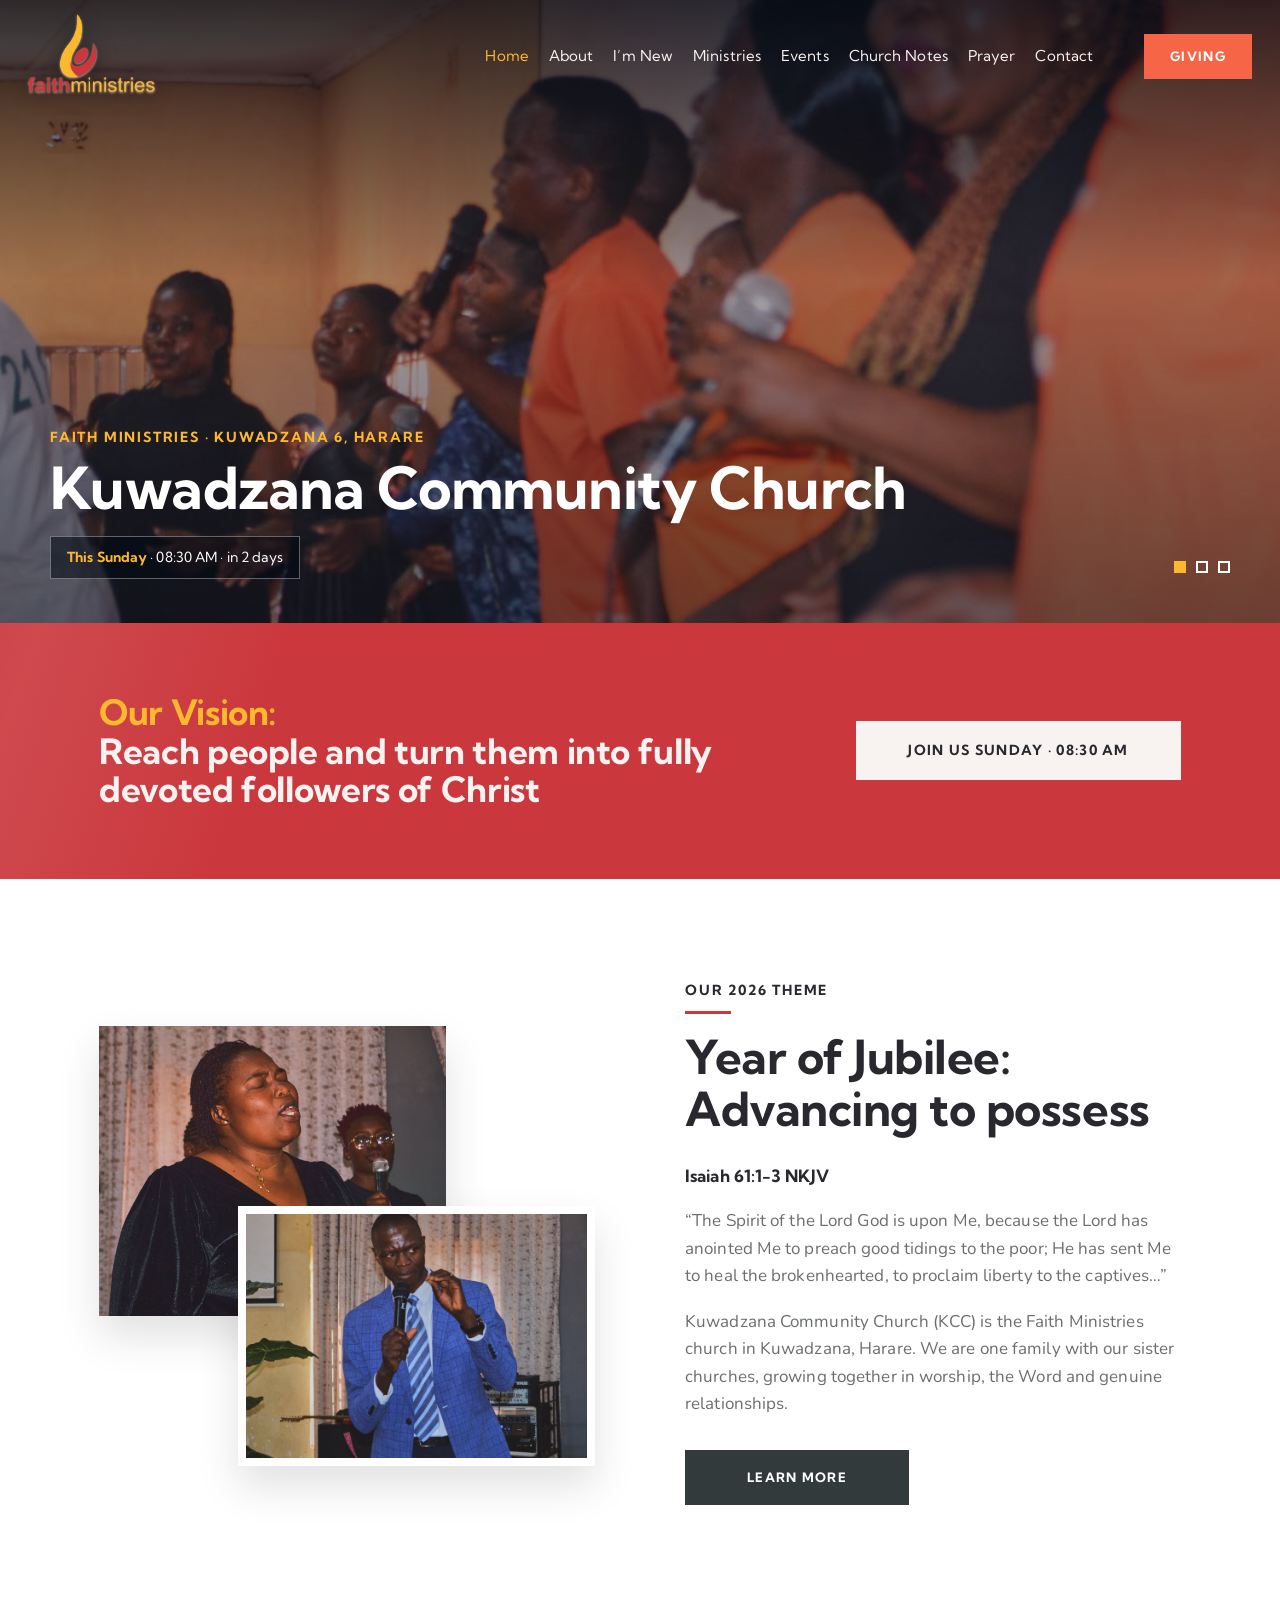
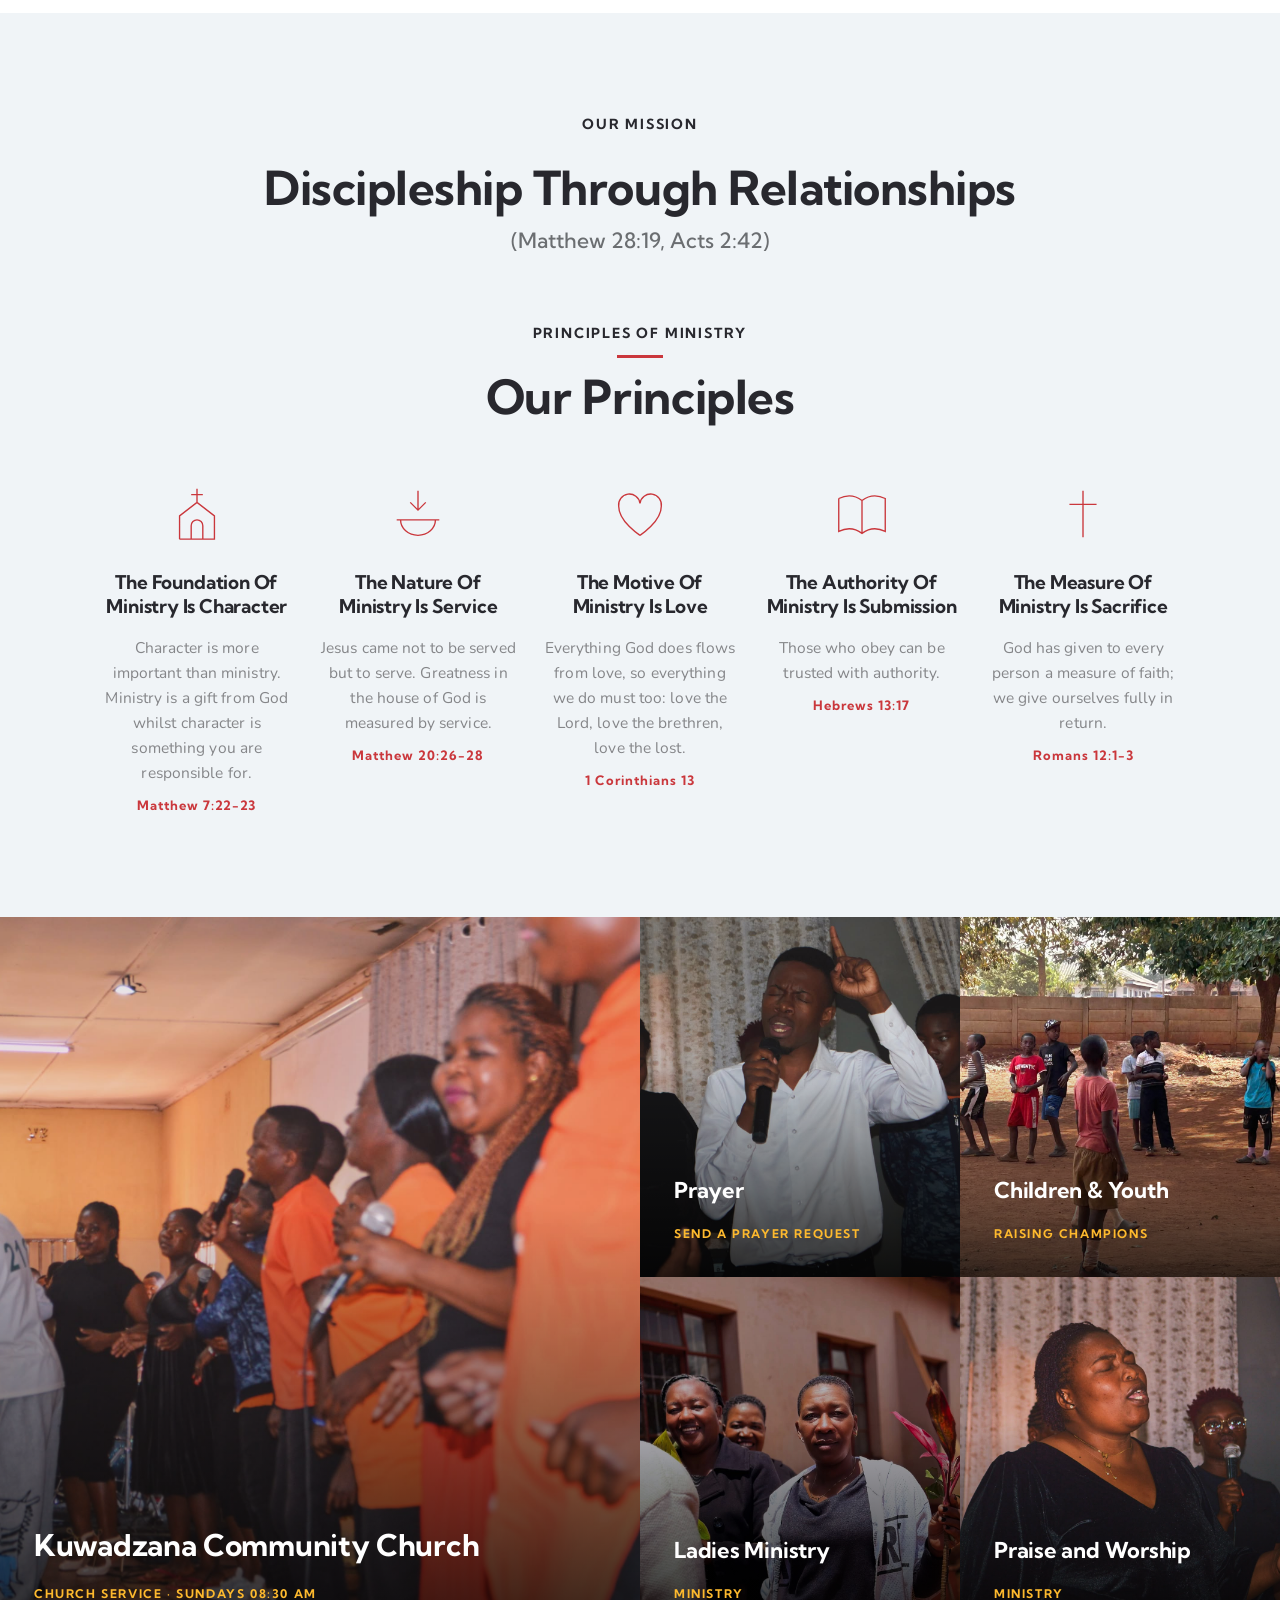
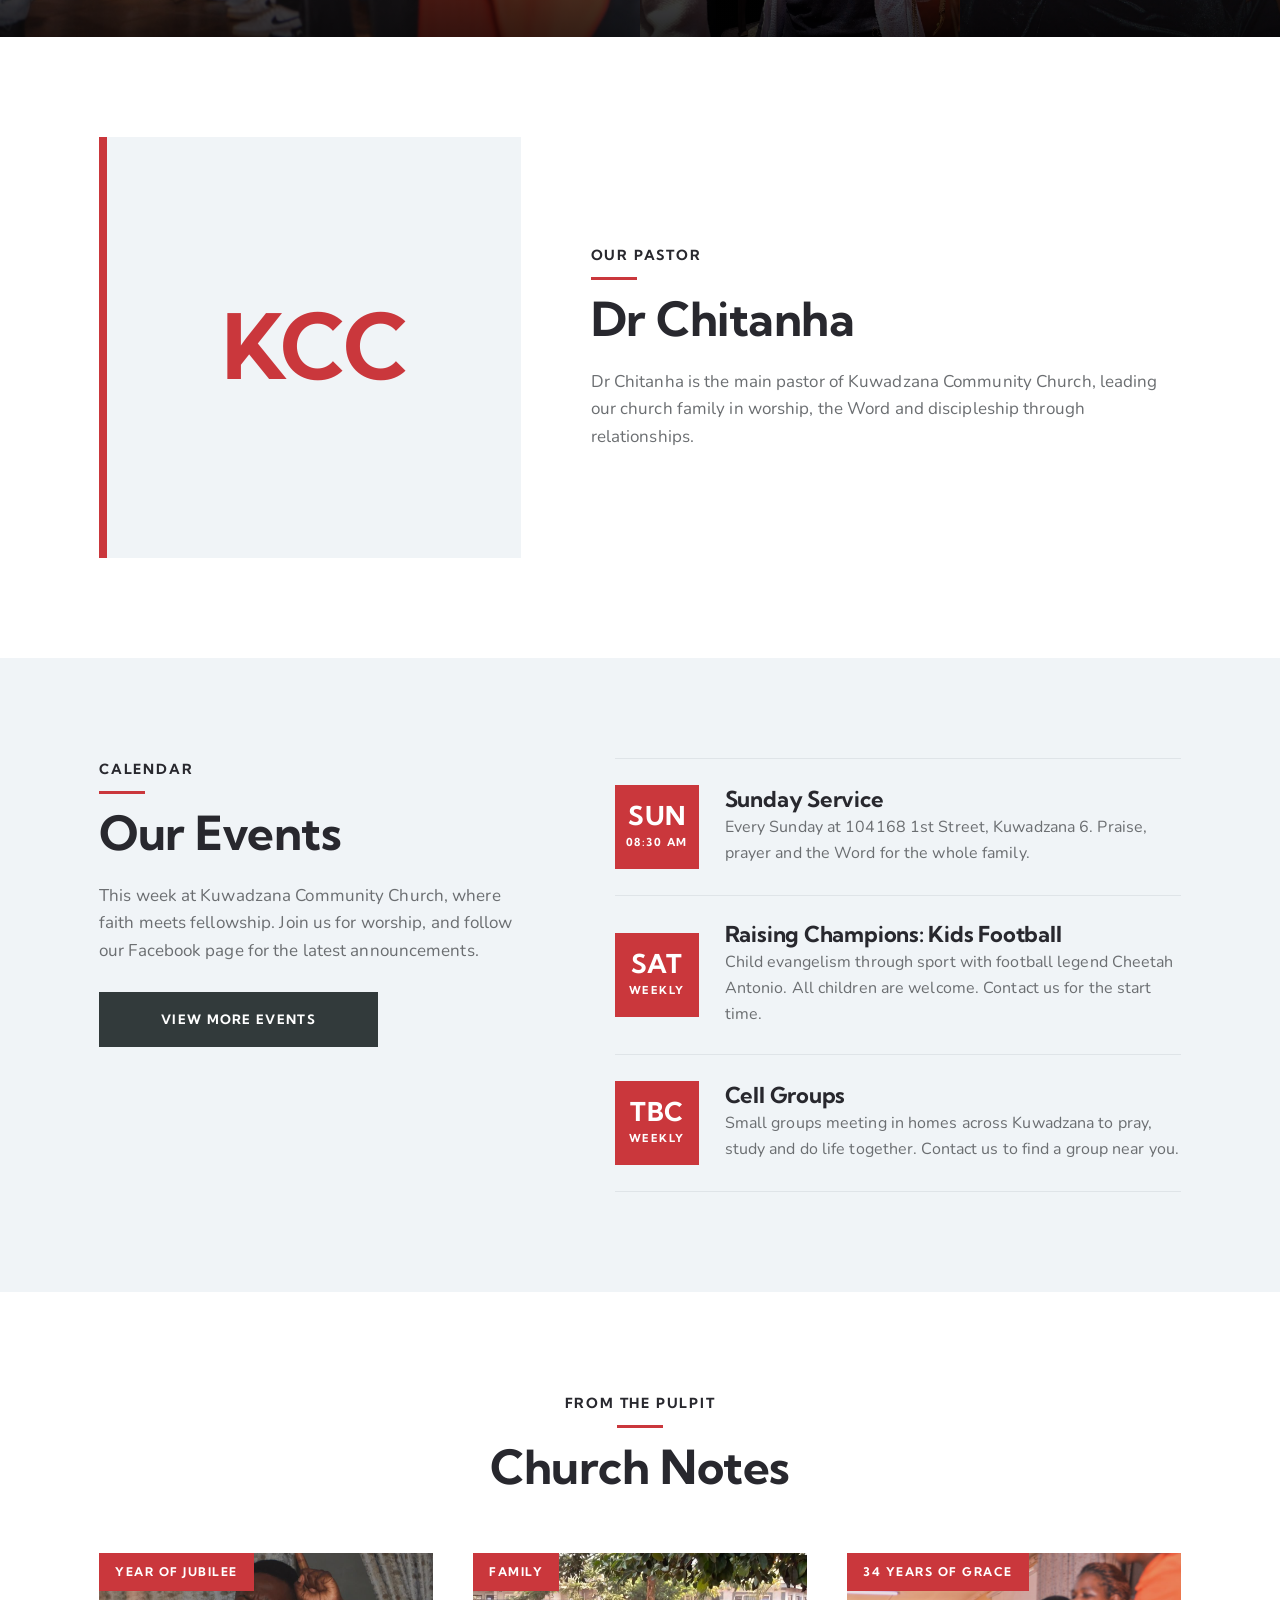
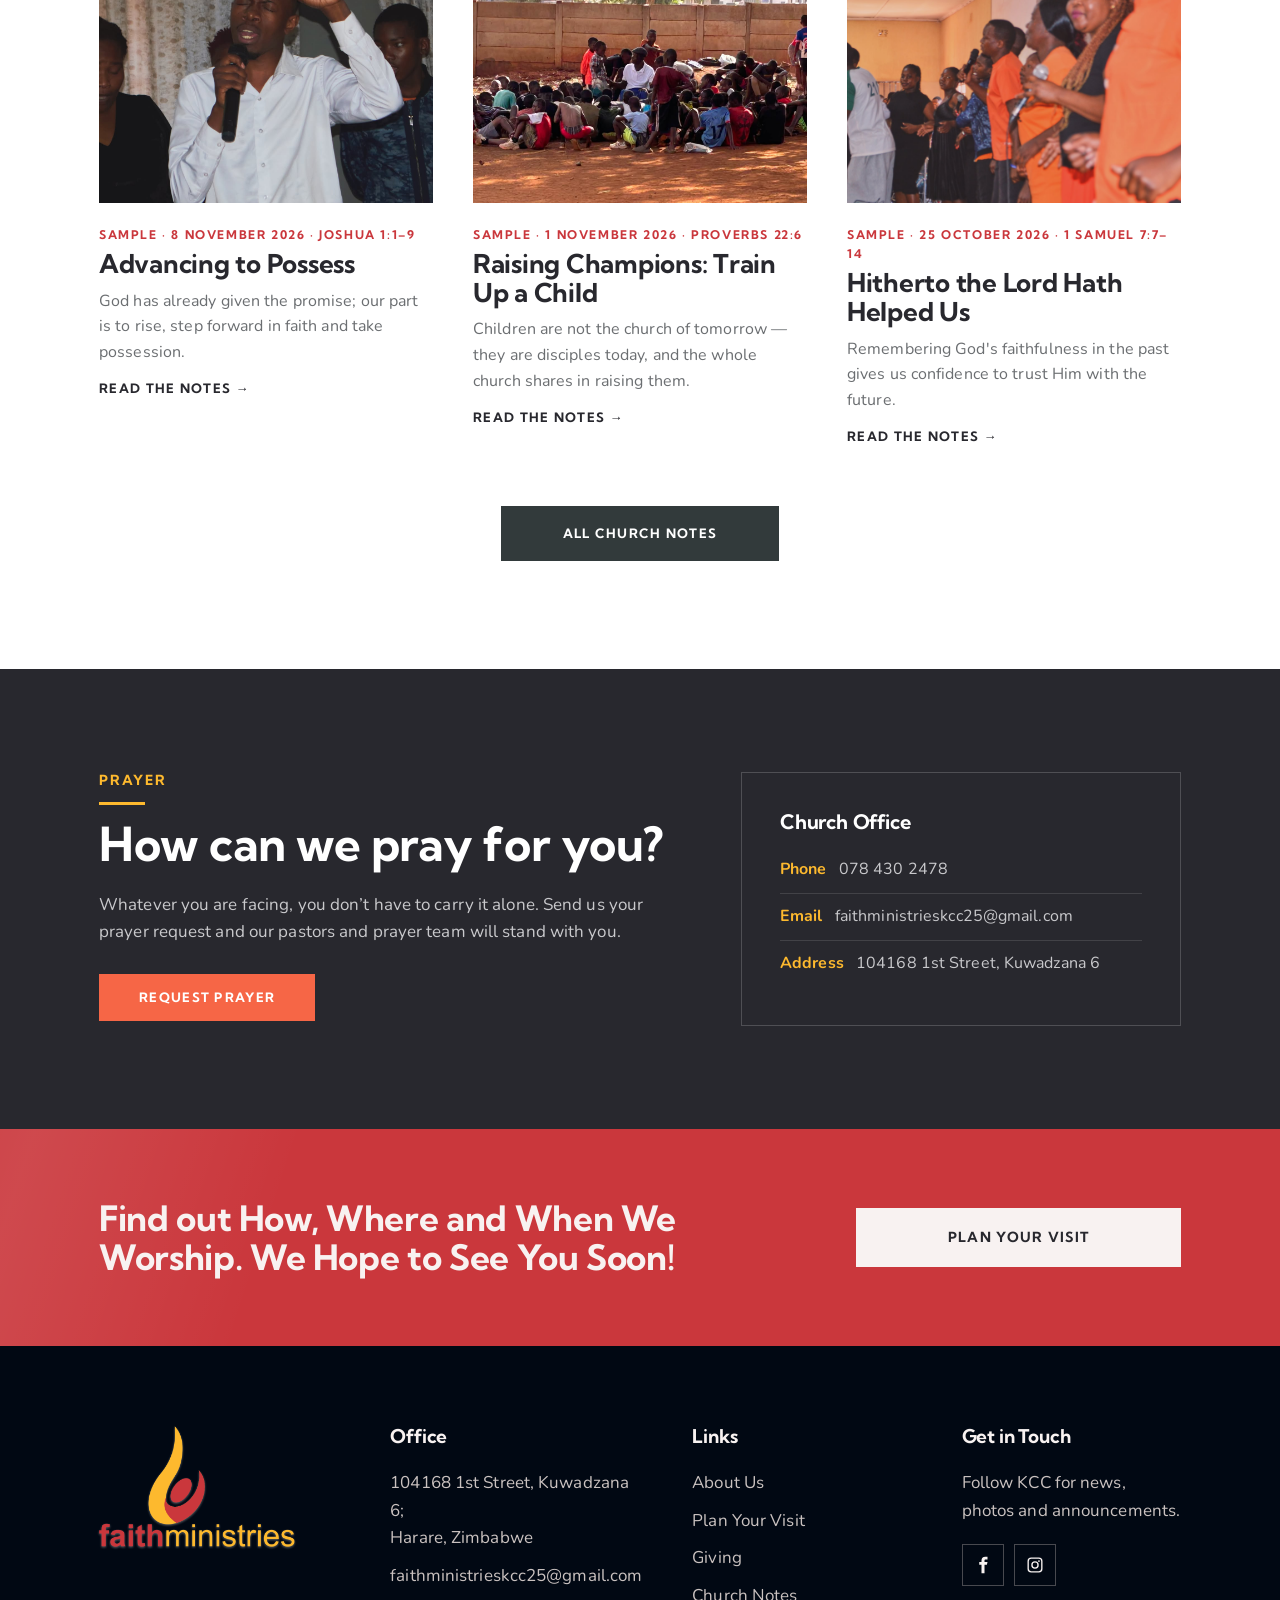
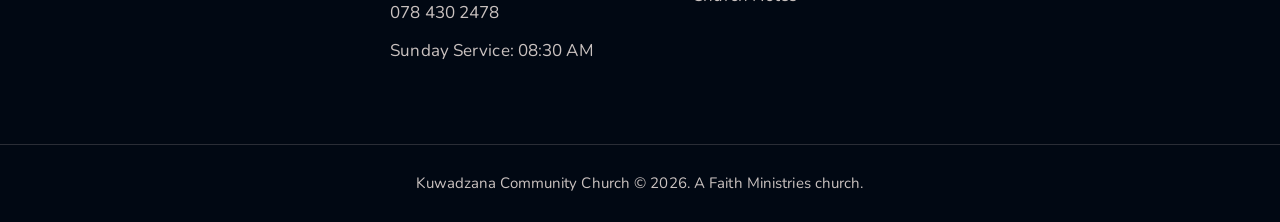
<file: index.html>
<!doctype html>
<html lang="en">
<head>
<meta charset="utf-8">
<meta name="viewport" content="width=device-width, initial-scale=1">
<title>Kuwadzana Community Church (KCC) | Faith Ministries</title>
<meta name="description" content="Kuwadzana Community Church (KCC), Faith Ministries, Kuwadzana 6, Harare. Sunday service 08:30 AM. Reach people and turn them into fully devoted followers of Christ.">
<meta property="og:title" content="Kuwadzana Community Church (KCC) | Faith Ministries">
<meta property="og:description" content="Kuwadzana Community Church (KCC), Faith Ministries, Kuwadzana 6, Harare. Sunday service 08:30 AM. Reach people and turn them into fully devoted followers of Christ.">
<meta property="og:type" content="website">
<meta property="og:url" content="https://ruerue123.github.io/kcc-website/">
<meta property="og:image" content="https://ruerue123.github.io/kcc-website/assets/photos/fellowship.jpg">
<link rel="icon" href="assets/favicon.png">
<link rel="apple-touch-icon" href="assets/icon-180.png">
<link rel="preconnect" href="https://fonts.googleapis.com">
<link href="https://fonts.googleapis.com/css2?family=Kumbh+Sans:wght@400;500;700&family=Nunito:wght@400;600;700&display=swap" rel="stylesheet">
<link rel="stylesheet" href="assets/site.css">
</head>
<body id="top" data-wa="263784302478" data-email="faithministrieskcc25@gmail.com" data-sun-start="08:30" data-sun-end="11:00" data-sun-label="08:30 AM">
<a class="skip" href="#main">Skip to content</a>
<div class="progress" id="pg"></div>
<div class="livebar" id="live" hidden><i></i><span></span><a href="visit/">Plan your visit</a></div>

<div class="mast">
<header>
 <div class="top">
  <a class="logo" href="./"><img src="assets/faith-ministries-logo.png" alt="Faith Ministries: Discipleship Through Relationships"></a>
  <a class="btn orange" href="give/">Giving</a>
  <button class="burger" aria-label="Menu" aria-expanded="false" aria-controls="nl"><span></span><span></span><span></span></button>
 </div>
 <nav aria-label="Main"><ul id="nl">
  <li><a href="./" class="cur" aria-current="page">Home</a></li>
  <li><a href="about/">About</a></li>
  <li><a href="visit/">I’m New</a></li>
  <li><a href="ministries/">Ministries</a></li>
  <li><a href="events/">Events</a></li>
  <li><a href="notes/">Church Notes</a></li>
  <li><a href="prayer/">Prayer</a></li>
  <li><a href="contact/">Contact</a></li>
 </ul></nav>
</header>
<div class="hero">
 <div class="slide on" style="background-image:url(assets/photos/fellowship.jpg);background-position:center 35%"></div>
 <div class="slide" style="background-image:url(assets/photos/worship.jpg);background-position:center 25%"></div>
 <div class="slide" style="background-image:url(assets/photos/gathering.jpg);background-position:center 40%"></div>
 <div class="tag"><small>Faith Ministries · Kuwadzana 6, Harare</small><h1>Kuwadzana Community Church</h1><a class="pill" id="next" href="visit/"><b>Sundays</b> · 08:30 AM</a></div>
 <div class="dots" id="dots"></div>
</div>
</div>

<main id="main">
<section class="band"><div class="wrap">
 <h3><span>Our Vision:</span>Reach people and turn them into fully devoted followers of Christ</h3>
 <div class="stack">
  <a class="btn pale" href="visit/">Join Us Sunday · 08:30 AM</a>
 </div>
</div></section>

<section class="sp" id="theme"><div class="wrap two">
 <div class="overlap">
  <img src="assets/photos/singer.jpg" alt="Praise and worship at KCC" loading="lazy">
  <img src="assets/photos/speaker.jpg" alt="Sharing the Word at KCC" loading="lazy">
 </div>
 <div>
  <p class="eyebrow">Our 2026 Theme</p>
  <h2>Year of Jubilee:<br>Advancing to possess</h2>
  <p class="ref">Isaiah 61:1-3 NKJV</p>
  <p>“The Spirit of the Lord God is upon Me, because the Lord has anointed Me to preach good tidings to the poor; He has sent Me to heal the brokenhearted, to proclaim liberty to the captives…”</p>
  <p>Kuwadzana Community Church (KCC) is the Faith Ministries church in Kuwadzana, Harare. We are one family with our sister churches, growing together in worship, the Word and genuine relationships.</p>
  <a class="btn" href="about/">Learn More</a>
 </div>
</div></section>

<section class="lightbg sp" id="principles"><div class="wrap center">
 <div class="mission">
  <p class="eyebrow">Our Mission</p>
  <h2>Discipleship Through Relationships <small>(Matthew 28:19, Acts 2:42)</small></h2>
 </div>
 <p class="eyebrow">Principles Of Ministry</p>
 <h2>Our Principles</h2>
 <div class="cols4 cols5">
  <div><svg viewBox="0 0 64 64"><path d="M32 6v14M26 12h12M14 58V34l18-14 18 14v24zM26 58V44a6 6 0 0 1 12 0v14"/></svg><h4>The Foundation Of Ministry Is Character</h4><p>Character is more important than ministry. Ministry is a gift from God whilst character is something you are responsible for.</p><span class="ref">Matthew 7:22-23</span></div>
  <div><svg viewBox="0 0 64 64"><path d="M10 38h44M14 38c0 9 8 16 18 16s18-7 18-16M32 8v20M24 20l8 8 8-8"/></svg><h4>The Nature Of Ministry Is Service</h4><p>Jesus came not to be served but to serve. Greatness in the house of God is measured by service.</p><span class="ref">Matthew 20:26-28</span></div>
  <div><svg viewBox="0 0 64 64"><path d="M32 54S10 40 10 24a11 11 0 0 1 22-3 11 11 0 0 1 22 3c0 16-22 30-22 30z"/></svg><h4>The Motive Of Ministry Is Love</h4><p>Everything God does flows from love, so everything we do must too: love the Lord, love the brethren, love the lost.</p><span class="ref">1 Corinthians 13</span></div>
  <div><svg viewBox="0 0 64 64"><path d="M8 16c8-4 16-4 24 2 8-6 16-6 24-2v34c-8-4-16-4-24 2-8-6-16-6-24-2zM32 18v34"/></svg><h4>The Authority Of Ministry Is Submission</h4><p>Those who obey can be trusted with authority.</p><span class="ref">Hebrews 13:17</span></div>
  <div><svg viewBox="0 0 64 64"><path d="M32 8v48M18 22h28"/></svg><h4>The Measure Of Ministry Is Sacrifice</h4><p>God has given to every person a measure of faith; we give ourselves fully in return.</p><span class="ref">Romans 12:1-3</span></div>
 </div>
</div></section>

<section class="mosaic" id="ministries">
 <a class="tile big" href="visit/"><i style="background-image:url(assets/photos/fellowship.jpg)"></i><div><h5>Kuwadzana Community Church</h5><span>Church Service · Sundays 08:30 AM</span></div></a>
 <a class="tile" href="prayer/"><i style="background-image:url(assets/photos/worship.jpg);background-position:center 20%"></i><div><h5>Prayer</h5><span>Send a prayer request</span></div></a>
 <a class="tile" href="ministries/#champions"><i style="background-image:url(assets/photos/sports.jpg)"></i><div><h5>Children &amp; Youth</h5><span>Raising Champions</span></div></a>
 <a class="tile" href="ministries/#ladies"><i style="background-image:url(assets/photos/ladies2.jpg);background-position:center 25%"></i><div><h5>Ladies Ministry</h5><span>Ministry</span></div></a>
 <a class="tile" href="ministries/#worship"><i style="background-image:url(assets/photos/singer.jpg);background-position:center 20%"></i><div><h5>Praise and Worship</h5><span>Ministry</span></div></a>
</section>

<section class="sp " id="pastor"><div class="wrap pastor">
 <div class="frame"><b>KCC</b></div>
 <div>
  <p class="eyebrow">Our Pastor</p>
  <h2>Dr Chitanha</h2>
  <p>Dr Chitanha is the main pastor of Kuwadzana Community Church, leading our church family in worship, the Word and discipleship through relationships.</p>
 </div>
</div></section>

<section class="lightbg sp" id="events"><div class="wrap events">
 <div>
  <p class="eyebrow">Calendar</p>
  <h2>Our Events</h2>
  <p>This week at Kuwadzana Community Church, where faith meets fellowship. Join us for worship, and follow our Facebook page for the latest announcements.</p>
  <a class="btn" style="margin-top:28px" href="events/">View More Events</a>
 </div>
 <div>
  <div class="ev"><div class="d"><b>SUN</b><small>08:30 AM</small></div><div><h5>Sunday Service</h5><p>Every Sunday at 104168 1st Street, Kuwadzana 6. Praise, prayer and the Word for the whole family.</p></div></div>
  <div class="ev"><div class="d"><b>SAT</b><small>Weekly</small></div><div><h5>Raising Champions: Kids Football</h5><p>Child evangelism through sport with football legend Cheetah Antonio. All children are welcome. Contact us for the start time.</p></div></div>
  <div class="ev"><div class="d"><b>TBC</b><small>Weekly</small></div><div><h5>Cell Groups</h5><p>Small groups meeting in homes across Kuwadzana to pray, study and do life together. Contact us to find a group near you.</p></div></div>
 </div>
</div></section>

<section class="sp" id="notes"><div class="wrap center">
 <p class="eyebrow">From The Pulpit</p>
 <h2>Church Notes</h2>
 <div class="cards">
  <article class="post" data-note data-series="Year of Jubilee" data-search="advancing to possess year of jubilee joshua 1:1–9 kcc teaching team god has already given the promise; our part is to rise, step forward in faith and take possession.">
   <a href="notes/advancing-to-possess/"><div class="ph"><img src="assets/photos/worship.jpg" alt="" loading="lazy" style="object-position:center 25%"><em>Year of Jubilee</em></div></a>
   <small>Sample · 8 November 2026 · Joshua 1:1–9</small>
   <h5><a href="notes/advancing-to-possess/">Advancing to Possess</a></h5>
   <p>God has already given the promise; our part is to rise, step forward in faith and take possession.</p>
   <a class="more" href="notes/advancing-to-possess/">Read the notes →</a>
  </article>
  <article class="post" data-note data-series="Family" data-search="raising champions: train up a child family proverbs 22:6 kcc teaching team children are not the church of tomorrow — they are disciples today, and the whole church shares in raising them.">
   <a href="notes/train-up-a-child/"><div class="ph"><img src="assets/photos/children.jpg" alt="" loading="lazy" style="object-position:center 25%"><em>Family</em></div></a>
   <small>Sample · 1 November 2026 · Proverbs 22:6</small>
   <h5><a href="notes/train-up-a-child/">Raising Champions: Train Up a Child</a></h5>
   <p>Children are not the church of tomorrow — they are disciples today, and the whole church shares in raising them.</p>
   <a class="more" href="notes/train-up-a-child/">Read the notes →</a>
  </article>
  <article class="post" data-note data-series="34 Years of Grace" data-search="hitherto the lord hath helped us 34 years of grace 1 samuel 7:7–14 kcc teaching team remembering god's faithfulness in the past gives us confidence to trust him with the future.">
   <a href="notes/hitherto-the-lord-hath-helped-us/"><div class="ph"><img src="assets/photos/fellowship.jpg" alt="" loading="lazy" style="object-position:center 25%"><em>34 Years of Grace</em></div></a>
   <small>Sample · 25 October 2026 · 1 Samuel 7:7–14</small>
   <h5><a href="notes/hitherto-the-lord-hath-helped-us/">Hitherto the Lord Hath Helped Us</a></h5>
   <p>Remembering God's faithfulness in the past gives us confidence to trust Him with the future.</p>
   <a class="more" href="notes/hitherto-the-lord-hath-helped-us/">Read the notes →</a>
  </article>
 </div>
 <a class="btn" style="margin-top:56px" href="notes/">All Church Notes</a>
</div></section>

<section class="give sp"><div class="wrap">
 <div>
  <p class="eyebrow">Prayer</p>
  <h2>How can we pray for you?</h2>
  <p>Whatever you are facing, you don’t have to carry it alone. Send us your prayer request and our pastors and prayer team will stand with you.</p>
  <a class="btn orange" style="margin-top:28px" href="prayer/">Request Prayer</a>
 </div>
 <div class="box">
  <h5>Church Office</h5>
  <ul>
   <li><b>Phone</b> &nbsp; <a href="tel:+263784302478">078 430 2478</a></li>
   <li><b>Email</b> &nbsp; <a href="mailto:faithministrieskcc25@gmail.com">faithministrieskcc25@gmail.com</a></li>
   <li><b>Address</b> &nbsp; 104168 1st Street, Kuwadzana 6</li>
  </ul>
 </div>
</div></section>

<section class="band"><div class="wrap">
 <h3>Find out How, Where and When We Worship. We Hope to See You Soon!</h3>
 <div class="stack"><a class="btn pale" href="visit/">Plan Your Visit</a></div>
</div></section>
</main>

<footer>
 <div class="wrap fg">
  <div><span class="flogo"><img src="assets/faith-ministries-logo.png" alt="Faith Ministries" loading="lazy"></span></div>
  <div><h6>Office</h6><ul><li>104168 1st Street, Kuwadzana 6;<br>Harare, Zimbabwe</li><li><a href="mailto:faithministrieskcc25@gmail.com">faithministrieskcc25@gmail.com</a></li><li><a href="tel:+263784302478">078 430 2478</a></li><li>Sunday Service: 08:30 AM</li></ul></div>
  <div><h6>Links</h6><ul><li><a href="about/">About Us</a></li><li><a href="visit/">Plan Your Visit</a></li><li><a href="give/">Giving</a></li><li><a href="notes/">Church Notes</a></li></ul></div>
  <div><h6>Get in Touch</h6><p>Follow KCC for news, photos and announcements.</p>
   <div class="social">
    <a href="https://www.facebook.com/profile.php?id=61572451777077" target="_blank" rel="noopener" aria-label="Facebook"><svg viewBox="0 0 24 24"><path d="M14 8V6c0-1 .3-1.500 1.600-1.500H18V1h-3c-3.300 0-5 2-5 5v2H7v3.500h3V23h4V11.500h3.200L18 8z"/></svg></a>
    <a href="https://www.instagram.com/kcc_faithministries" target="_blank" rel="noopener" aria-label="Instagram"><svg viewBox="0 0 24 24"><path d="M12 7a5 5 0 1 0 0 10 5 5 0 0 0 0-10zm0 8.200a3.200 3.200 0 1 1 0-6.400 3.200 3.200 0 0 1 0 6.400zM17.300 5.500a1.200 1.200 0 1 0 0 2.400 1.200 1.200 0 0 0 0-2.400zM17 2H7a5 5 0 0 0-5 5v10a5 5 0 0 0 5 5h10a5 5 0 0 0 5-5V7a5 5 0 0 0-5-5zm3.200 15a3.200 3.200 0 0 1-3.200 3.200H7A3.200 3.200 0 0 1 3.800 17V7A3.200 3.200 0 0 1 7 3.800h10A3.200 3.200 0 0 1 20.200 7z"/></svg></a>
   </div>
  </div>
 </div>
 <div class="copy">Kuwadzana Community Church © 2026. A Faith Ministries church.</div>
</footer>
<a class="totop" id="tt" href="#top" aria-label="Back to top">↑</a>
<script src="assets/site.js"></script>
</body>
</html>
</file>
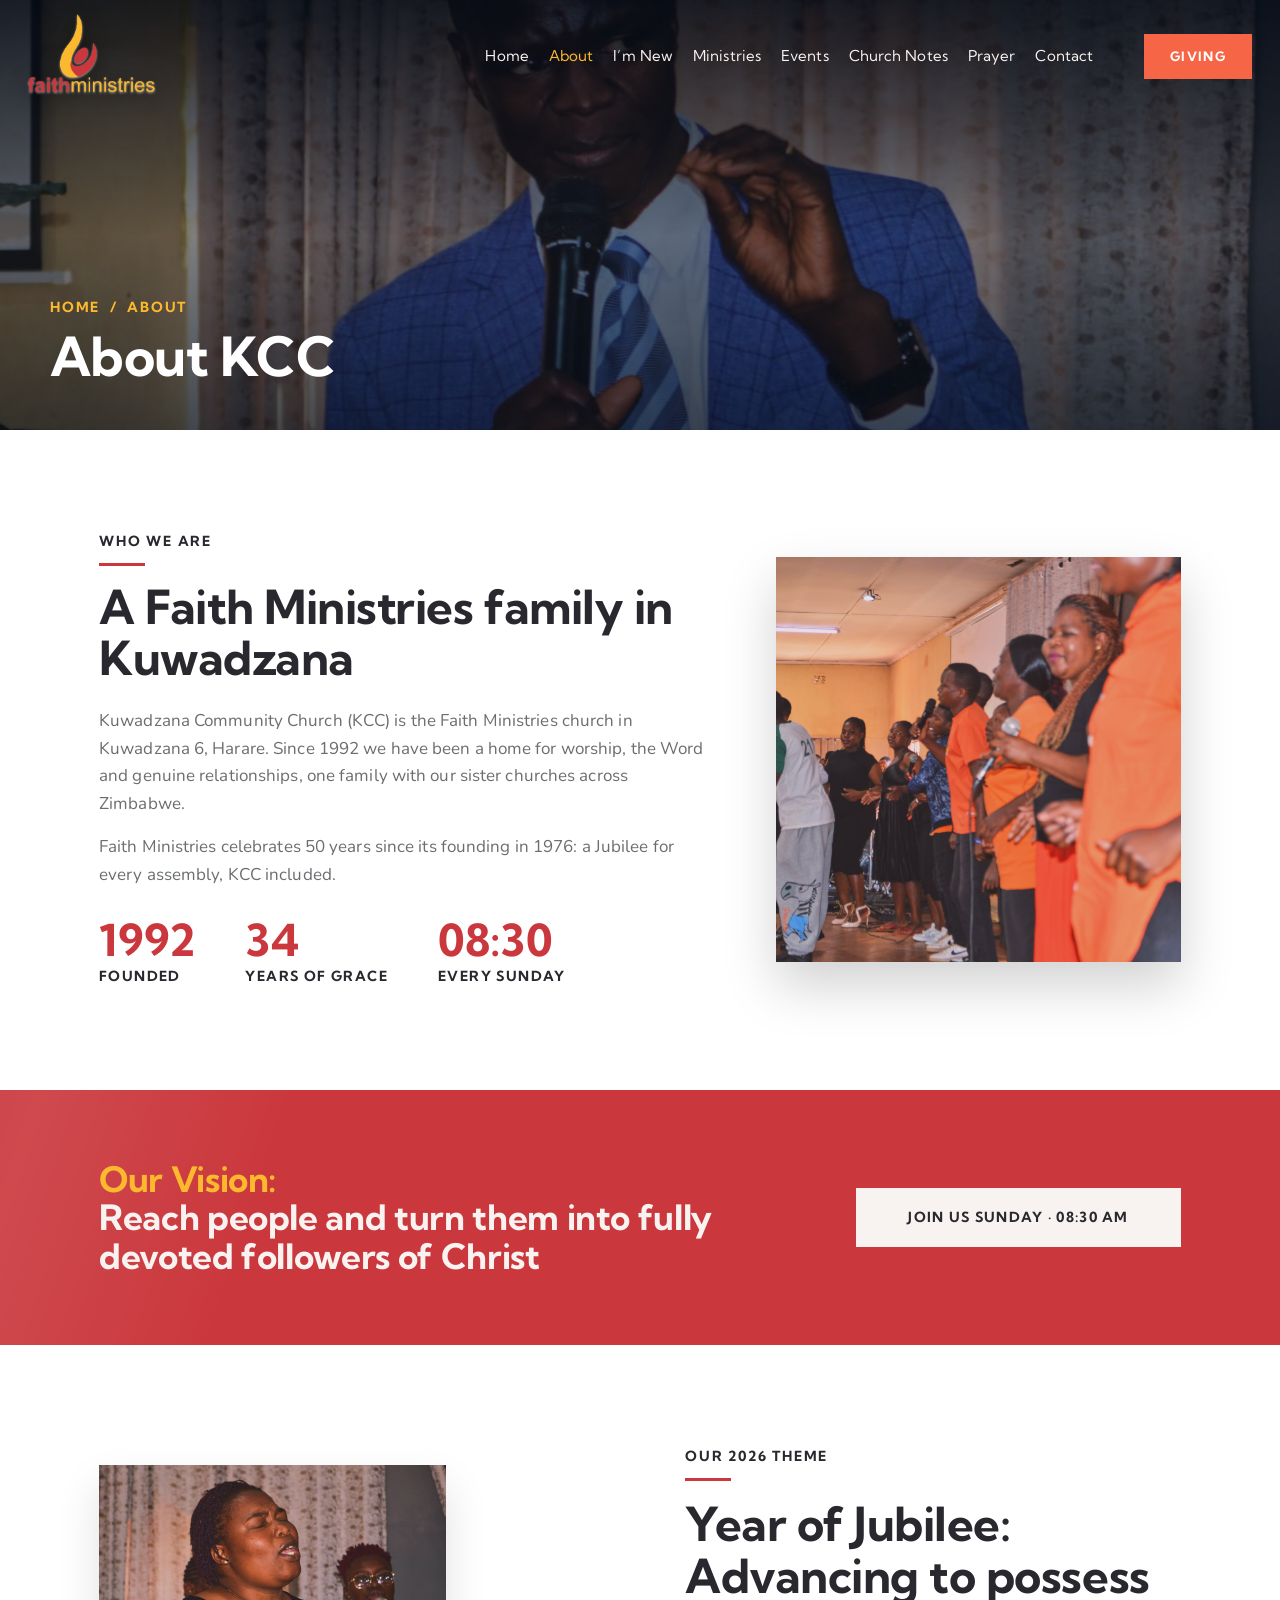
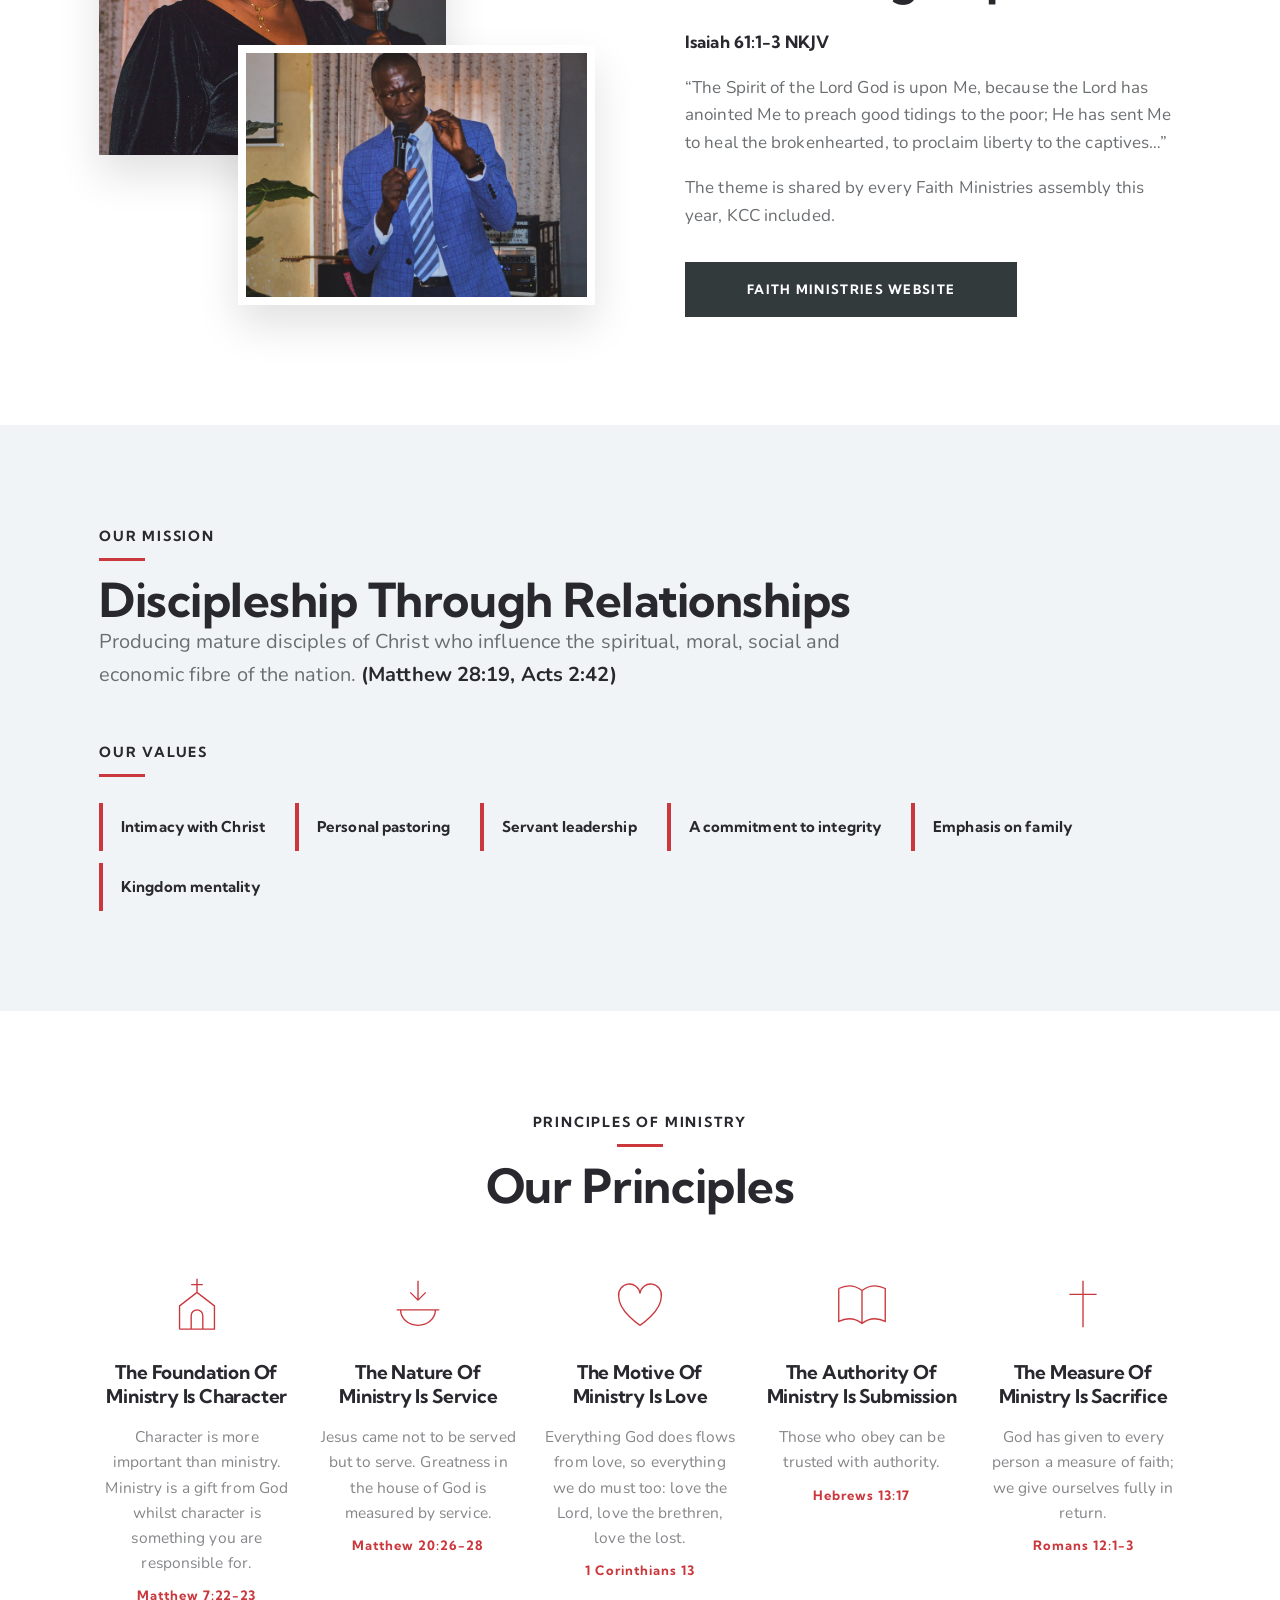
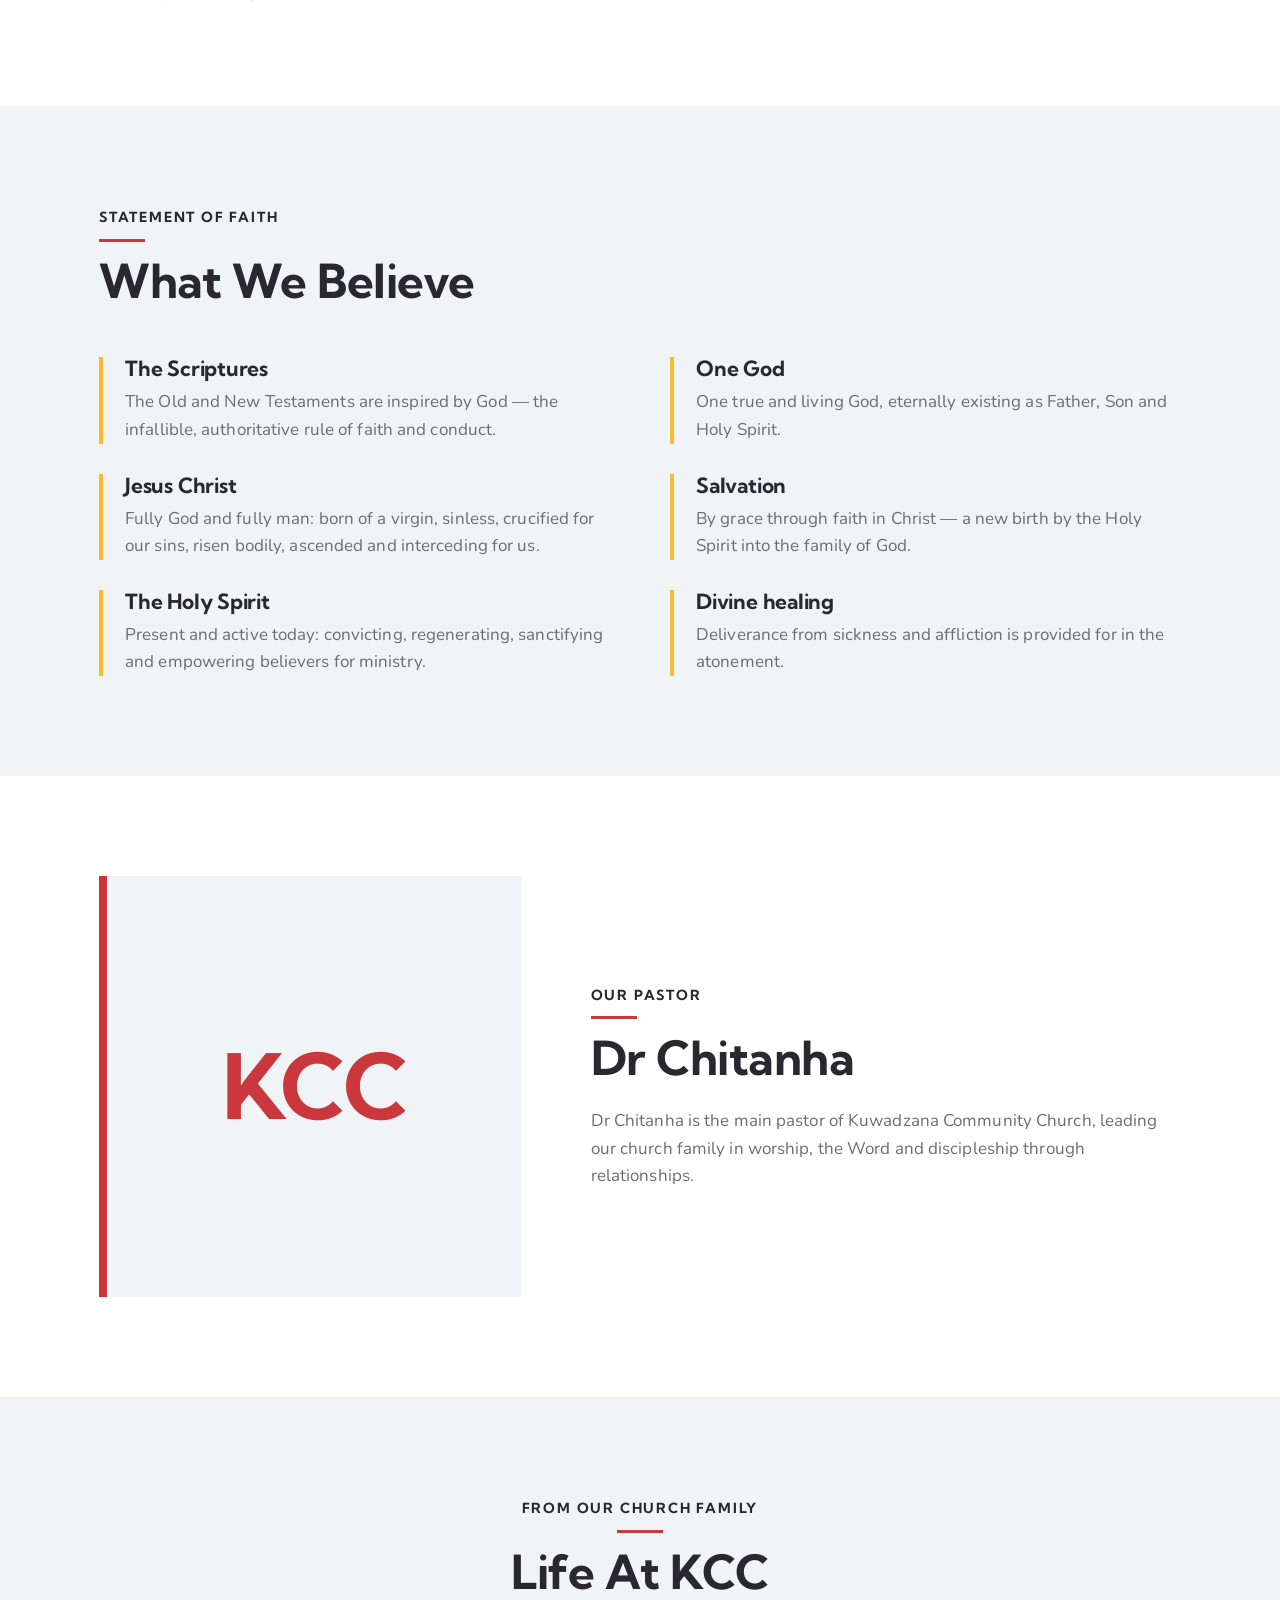
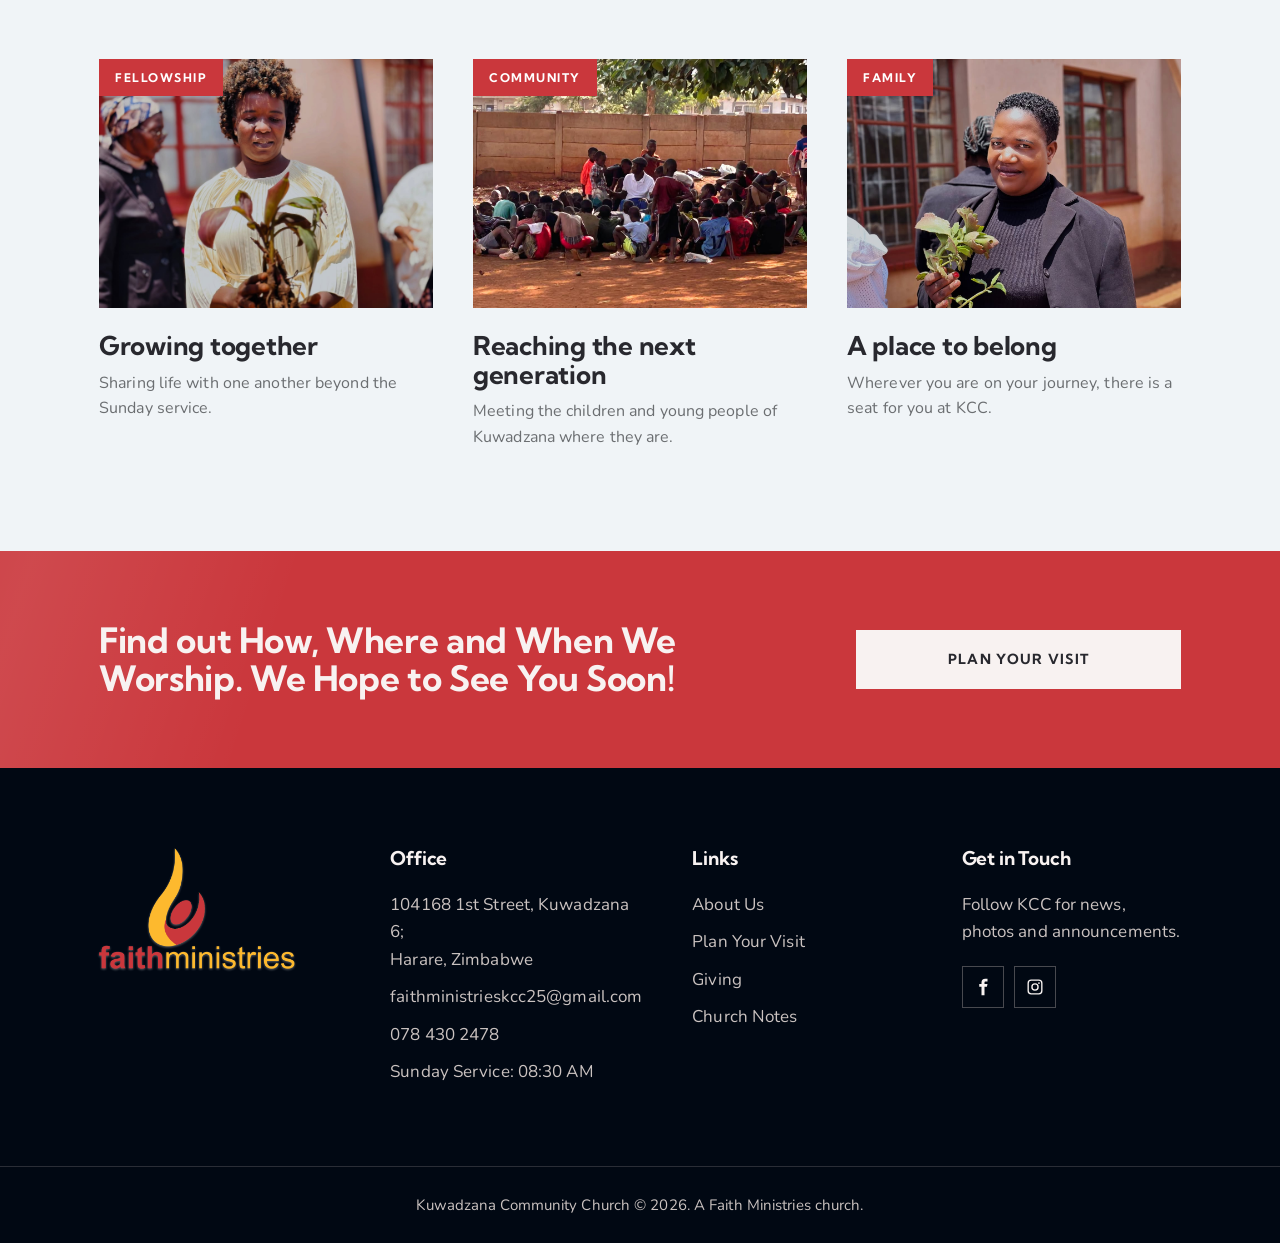
<file: about/index.html>
<!doctype html>
<html lang="en">
<head>
<meta charset="utf-8">
<meta name="viewport" content="width=device-width, initial-scale=1">
<title>About | Kuwadzana Community Church (KCC)</title>
<meta name="description" content="About Kuwadzana Community Church: our story, vision, mission, values, principles of ministry, what we believe and our pastor.">
<meta property="og:title" content="About | Kuwadzana Community Church (KCC)">
<meta property="og:description" content="About Kuwadzana Community Church: our story, vision, mission, values, principles of ministry, what we believe and our pastor.">
<meta property="og:type" content="website">
<meta property="og:url" content="https://ruerue123.github.io/kcc-website/about/">
<meta property="og:image" content="https://ruerue123.github.io/kcc-website/assets/photos/fellowship.jpg">
<link rel="icon" href="../assets/favicon.png">
<link rel="apple-touch-icon" href="../assets/icon-180.png">
<link rel="preconnect" href="https://fonts.googleapis.com">
<link href="https://fonts.googleapis.com/css2?family=Kumbh+Sans:wght@400;500;700&family=Nunito:wght@400;600;700&display=swap" rel="stylesheet">
<link rel="stylesheet" href="../assets/site.css">
</head>
<body id="top" data-wa="263784302478" data-email="faithministrieskcc25@gmail.com" data-sun-start="08:30" data-sun-end="11:00" data-sun-label="08:30 AM">
<a class="skip" href="#main">Skip to content</a>
<div class="progress" id="pg"></div>
<div class="livebar" id="live" hidden><i></i><span></span><a href="../visit/">Plan your visit</a></div>

<div class="mast">
<header>
 <div class="top">
  <a class="logo" href=".././"><img src="../assets/faith-ministries-logo.png" alt="Faith Ministries: Discipleship Through Relationships"></a>
  <a class="btn orange" href="../give/">Giving</a>
  <button class="burger" aria-label="Menu" aria-expanded="false" aria-controls="nl"><span></span><span></span><span></span></button>
 </div>
 <nav aria-label="Main"><ul id="nl">
  <li><a href=".././">Home</a></li>
  <li><a href="../about/" class="cur" aria-current="page">About</a></li>
  <li><a href="../visit/">I’m New</a></li>
  <li><a href="../ministries/">Ministries</a></li>
  <li><a href="../events/">Events</a></li>
  <li><a href="../notes/">Church Notes</a></li>
  <li><a href="../prayer/">Prayer</a></li>
  <li><a href="../contact/">Contact</a></li>
 </ul></nav>
</header>
<div class="phero" style="background-image:url(../assets/photos/speaker.jpg);background-position:center 30%"><div class="tag"><small><a href=".././">Home</a> &nbsp;/&nbsp; About</small><h1>About KCC</h1></div></div>
</div>

<main id="main">
<section class="sp"><div class="wrap feature" style="grid-template-columns:1.2fr .8fr">
 <div>
  <p class="eyebrow">Who We Are</p>
  <h2>A Faith Ministries family in Kuwadzana</h2>
  <p>Kuwadzana Community Church (KCC) is the Faith Ministries church in Kuwadzana 6, Harare. Since 1992 we have been a home for worship, the Word and genuine relationships, one family with our sister churches across Zimbabwe.</p>
  <p>Faith Ministries celebrates 50 years since its founding in 1976: a Jubilee for every assembly, KCC included.</p>
  <div class="stat"><div><b>1992</b><span>Founded</span></div><div><b>34</b><span>Years of grace</span></div><div><b>08:30</b><span>Every Sunday</span></div></div>
 </div>
 <img src="../assets/photos/fellowship.jpg" alt="The KCC choir in orange at a church gathering" loading="lazy" style="aspect-ratio:1;object-fit:cover">
</div></section>

<section class="band"><div class="wrap">
 <h3><span>Our Vision:</span>Reach people and turn them into fully devoted followers of Christ</h3>
 <div class="stack"><a class="btn pale" href="../visit/">Join Us Sunday · 08:30 AM</a></div>
</div></section>

<section class="sp" id="theme"><div class="wrap two">
 <div class="overlap">
  <img src="../assets/photos/singer.jpg" alt="Praise and worship at KCC" loading="lazy">
  <img src="../assets/photos/speaker.jpg" alt="Sharing the Word at KCC" loading="lazy">
 </div>
 <div>
  <p class="eyebrow">Our 2026 Theme</p>
  <h2>Year of Jubilee:<br>Advancing to possess</h2>
  <p class="ref">Isaiah 61:1-3 NKJV</p>
  <p>“The Spirit of the Lord God is upon Me, because the Lord has anointed Me to preach good tidings to the poor; He has sent Me to heal the brokenhearted, to proclaim liberty to the captives…”</p>
  <p>The theme is shared by every Faith Ministries assembly this year, KCC included.</p>
  <a class="btn" href="https://faithmin.org/" target="_blank" rel="noopener">Faith Ministries Website</a>
 </div>
</div></section>

<section class="lightbg sp"><div class="wrap">
 <p class="eyebrow">Our Mission</p>
 <h2>Discipleship Through Relationships</h2>
 <p class="lead">Producing mature disciples of Christ who influence the spiritual, moral, social and economic fibre of the nation. <b style="color:var(--dark)">(Matthew 28:19, Acts 2:42)</b></p>
 <p class="eyebrow" style="margin-top:50px">Our Values</p>
 <div class="vals"><span>Intimacy with Christ</span><span>Personal pastoring</span><span>Servant leadership</span><span>A commitment to integrity</span><span>Emphasis on family</span><span>Kingdom mentality</span></div>
</div></section>

<section class="sp" id="principles"><div class="wrap center">
  <p class="eyebrow">Principles Of Ministry</p>
 <h2>Our Principles</h2>
 <div class="cols4 cols5">
  <div><svg viewBox="0 0 64 64"><path d="M32 6v14M26 12h12M14 58V34l18-14 18 14v24zM26 58V44a6 6 0 0 1 12 0v14"/></svg><h4>The Foundation Of Ministry Is Character</h4><p>Character is more important than ministry. Ministry is a gift from God whilst character is something you are responsible for.</p><span class="ref">Matthew 7:22-23</span></div>
  <div><svg viewBox="0 0 64 64"><path d="M10 38h44M14 38c0 9 8 16 18 16s18-7 18-16M32 8v20M24 20l8 8 8-8"/></svg><h4>The Nature Of Ministry Is Service</h4><p>Jesus came not to be served but to serve. Greatness in the house of God is measured by service.</p><span class="ref">Matthew 20:26-28</span></div>
  <div><svg viewBox="0 0 64 64"><path d="M32 54S10 40 10 24a11 11 0 0 1 22-3 11 11 0 0 1 22 3c0 16-22 30-22 30z"/></svg><h4>The Motive Of Ministry Is Love</h4><p>Everything God does flows from love, so everything we do must too: love the Lord, love the brethren, love the lost.</p><span class="ref">1 Corinthians 13</span></div>
  <div><svg viewBox="0 0 64 64"><path d="M8 16c8-4 16-4 24 2 8-6 16-6 24-2v34c-8-4-16-4-24 2-8-6-16-6-24-2zM32 18v34"/></svg><h4>The Authority Of Ministry Is Submission</h4><p>Those who obey can be trusted with authority.</p><span class="ref">Hebrews 13:17</span></div>
  <div><svg viewBox="0 0 64 64"><path d="M32 8v48M18 22h28"/></svg><h4>The Measure Of Ministry Is Sacrifice</h4><p>God has given to every person a measure of faith; we give ourselves fully in return.</p><span class="ref">Romans 12:1-3</span></div>
 </div>
</div></section>

<section class="lightbg sp" id="beliefs"><div class="wrap">
 <p class="eyebrow">Statement Of Faith</p>
 <h2>What We Believe</h2>
 <div class="grid2">
  <div class="belief"><h5>The Scriptures</h5><p>The Old and New Testaments are inspired by God — the infallible, authoritative rule of faith and conduct.</p></div>
  <div class="belief"><h5>One God</h5><p>One true and living God, eternally existing as Father, Son and Holy Spirit.</p></div>
  <div class="belief"><h5>Jesus Christ</h5><p>Fully God and fully man: born of a virgin, sinless, crucified for our sins, risen bodily, ascended and interceding for us.</p></div>
  <div class="belief"><h5>Salvation</h5><p>By grace through faith in Christ — a new birth by the Holy Spirit into the family of God.</p></div>
  <div class="belief"><h5>The Holy Spirit</h5><p>Present and active today: convicting, regenerating, sanctifying and empowering believers for ministry.</p></div>
  <div class="belief"><h5>Divine healing</h5><p>Deliverance from sickness and affliction is provided for in the atonement.</p></div>
 </div>
</div></section>

<section class="sp " id="pastor"><div class="wrap pastor">
 <div class="frame"><b>KCC</b></div>
 <div>
  <p class="eyebrow">Our Pastor</p>
  <h2>Dr Chitanha</h2>
  <p>Dr Chitanha is the main pastor of Kuwadzana Community Church, leading our church family in worship, the Word and discipleship through relationships.</p>
 </div>
</div></section>

<section class="lightbg sp" id="life"><div class="wrap center">
 <p class="eyebrow">From Our Church Family</p>
 <h2>Life At KCC</h2>
 <div class="cards">
  <article class="post"><div class="ph"><img src="../assets/photos/ladies3.jpg" alt="A KCC member holding a plant at a church gathering" loading="lazy"><em>Fellowship</em></div><h5>Growing together</h5><p>Sharing life with one another beyond the Sunday service.</p></article>
  <article class="post"><div class="ph"><img src="../assets/photos/children.jpg" alt="Children and youth gathered under a tree" loading="lazy" style="object-position:center 20%"><em>Community</em></div><h5>Reaching the next generation</h5><p>Meeting the children and young people of Kuwadzana where they are.</p></article>
  <article class="post"><div class="ph"><img src="../assets/photos/ladies.jpg" alt="A KCC member smiling at a church gathering" loading="lazy" style="object-position:center 20%"><em>Family</em></div><h5>A place to belong</h5><p>Wherever you are on your journey, there is a seat for you at KCC.</p></article>
 </div>
</div></section>

<section class="band"><div class="wrap">
 <h3>Find out How, Where and When We Worship. We Hope to See You Soon!</h3>
 <div class="stack"><a class="btn pale" href="../visit/">Plan Your Visit</a></div>
</div></section>
</main>

<footer>
 <div class="wrap fg">
  <div><span class="flogo"><img src="../assets/faith-ministries-logo.png" alt="Faith Ministries" loading="lazy"></span></div>
  <div><h6>Office</h6><ul><li>104168 1st Street, Kuwadzana 6;<br>Harare, Zimbabwe</li><li><a href="mailto:faithministrieskcc25@gmail.com">faithministrieskcc25@gmail.com</a></li><li><a href="tel:+263784302478">078 430 2478</a></li><li>Sunday Service: 08:30 AM</li></ul></div>
  <div><h6>Links</h6><ul><li><a href="../about/">About Us</a></li><li><a href="../visit/">Plan Your Visit</a></li><li><a href="../give/">Giving</a></li><li><a href="../notes/">Church Notes</a></li></ul></div>
  <div><h6>Get in Touch</h6><p>Follow KCC for news, photos and announcements.</p>
   <div class="social">
    <a href="https://www.facebook.com/profile.php?id=61572451777077" target="_blank" rel="noopener" aria-label="Facebook"><svg viewBox="0 0 24 24"><path d="M14 8V6c0-1 .3-1.500 1.600-1.500H18V1h-3c-3.300 0-5 2-5 5v2H7v3.500h3V23h4V11.500h3.200L18 8z"/></svg></a>
    <a href="https://www.instagram.com/kcc_faithministries" target="_blank" rel="noopener" aria-label="Instagram"><svg viewBox="0 0 24 24"><path d="M12 7a5 5 0 1 0 0 10 5 5 0 0 0 0-10zm0 8.200a3.200 3.200 0 1 1 0-6.400 3.200 3.200 0 0 1 0 6.400zM17.300 5.500a1.200 1.200 0 1 0 0 2.400 1.200 1.200 0 0 0 0-2.400zM17 2H7a5 5 0 0 0-5 5v10a5 5 0 0 0 5 5h10a5 5 0 0 0 5-5V7a5 5 0 0 0-5-5zm3.200 15a3.200 3.200 0 0 1-3.200 3.200H7A3.200 3.200 0 0 1 3.800 17V7A3.200 3.200 0 0 1 7 3.800h10A3.200 3.200 0 0 1 20.200 7z"/></svg></a>
   </div>
  </div>
 </div>
 <div class="copy">Kuwadzana Community Church © 2026. A Faith Ministries church.</div>
</footer>
<a class="totop" id="tt" href="#top" aria-label="Back to top">↑</a>
<script src="../assets/site.js"></script>
</body>
</html>
</file>
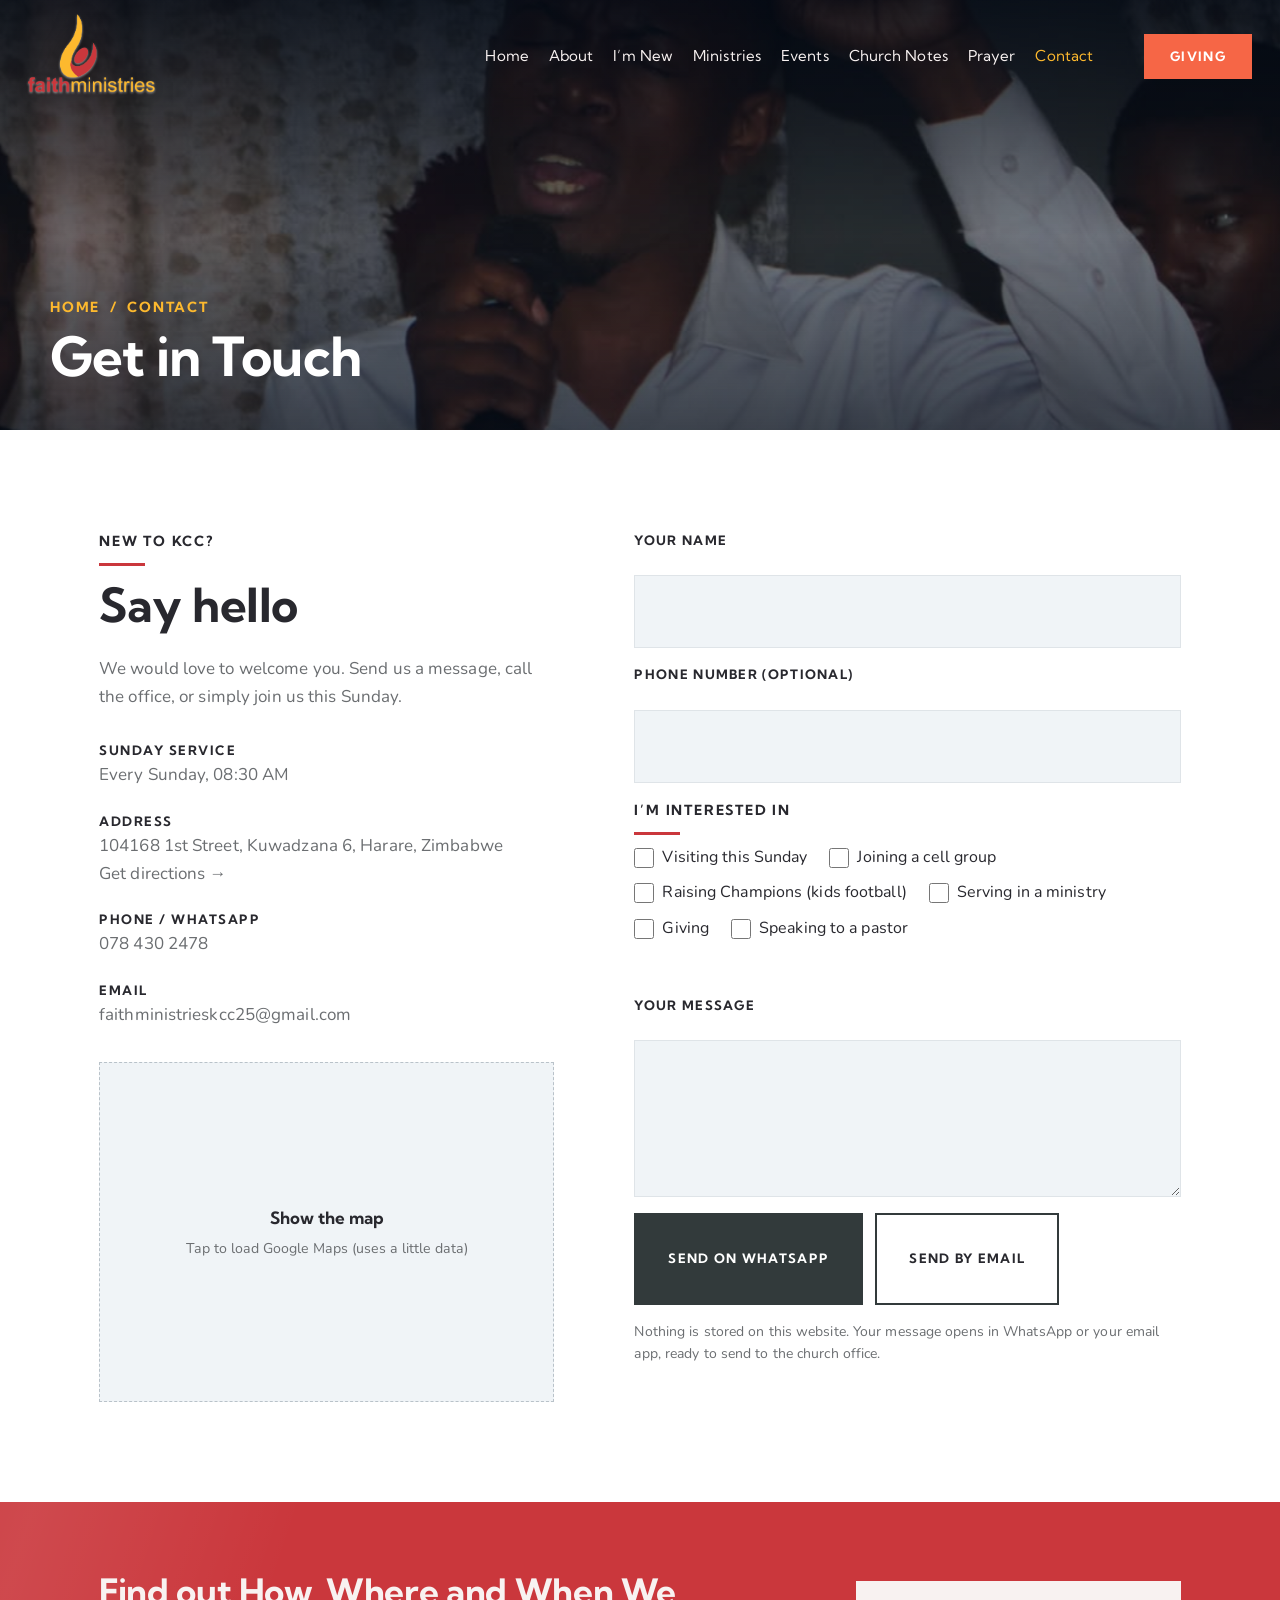
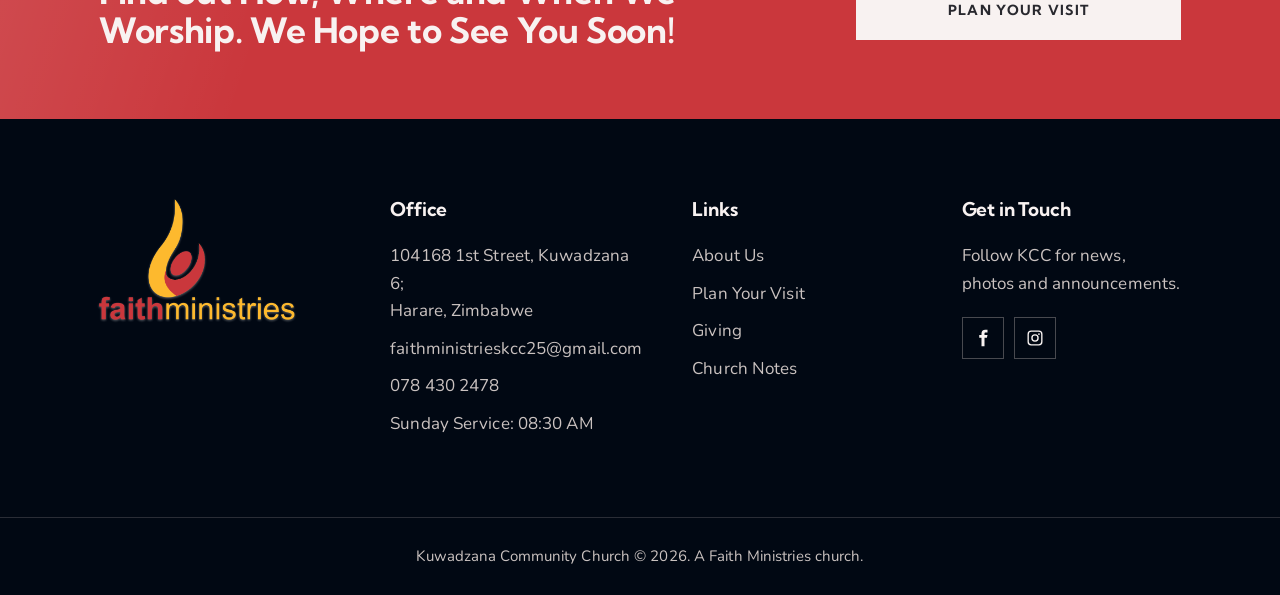
<file: contact/index.html>
<!doctype html>
<html lang="en">
<head>
<meta charset="utf-8">
<meta name="viewport" content="width=device-width, initial-scale=1">
<title>Contact | Kuwadzana Community Church (KCC)</title>
<meta name="description" content="Contact Kuwadzana Community Church: address, phone, WhatsApp, email and directions.">
<meta property="og:title" content="Contact | Kuwadzana Community Church (KCC)">
<meta property="og:description" content="Contact Kuwadzana Community Church: address, phone, WhatsApp, email and directions.">
<meta property="og:type" content="website">
<meta property="og:url" content="https://ruerue123.github.io/kcc-website/contact/">
<meta property="og:image" content="https://ruerue123.github.io/kcc-website/assets/photos/fellowship.jpg">
<link rel="icon" href="../assets/favicon.png">
<link rel="apple-touch-icon" href="../assets/icon-180.png">
<link rel="preconnect" href="https://fonts.googleapis.com">
<link href="https://fonts.googleapis.com/css2?family=Kumbh+Sans:wght@400;500;700&family=Nunito:wght@400;600;700&display=swap" rel="stylesheet">
<link rel="stylesheet" href="../assets/site.css">
</head>
<body id="top" data-wa="263784302478" data-email="faithministrieskcc25@gmail.com" data-sun-start="08:30" data-sun-end="11:00" data-sun-label="08:30 AM">
<a class="skip" href="#main">Skip to content</a>
<div class="progress" id="pg"></div>
<div class="livebar" id="live" hidden><i></i><span></span><a href="../visit/">Plan your visit</a></div>

<div class="mast">
<header>
 <div class="top">
  <a class="logo" href=".././"><img src="../assets/faith-ministries-logo.png" alt="Faith Ministries: Discipleship Through Relationships"></a>
  <a class="btn orange" href="../give/">Giving</a>
  <button class="burger" aria-label="Menu" aria-expanded="false" aria-controls="nl"><span></span><span></span><span></span></button>
 </div>
 <nav aria-label="Main"><ul id="nl">
  <li><a href=".././">Home</a></li>
  <li><a href="../about/">About</a></li>
  <li><a href="../visit/">I’m New</a></li>
  <li><a href="../ministries/">Ministries</a></li>
  <li><a href="../events/">Events</a></li>
  <li><a href="../notes/">Church Notes</a></li>
  <li><a href="../prayer/">Prayer</a></li>
  <li><a href="../contact/" class="cur" aria-current="page">Contact</a></li>
 </ul></nav>
</header>
<div class="phero" style="background-image:url(../assets/photos/worship.jpg);background-position:center 25%"><div class="tag"><small><a href=".././">Home</a> &nbsp;/&nbsp; Contact</small><h1>Get in Touch</h1></div></div>
</div>

<main id="main">
<section class="sp"><div class="wrap contact">
 <div>
  <p class="eyebrow">New To KCC?</p>
  <h2>Say hello</h2>
  <p>We would love to welcome you. Send us a message, call the office, or simply join us this Sunday.</p>
  <dl>
   <dt>Sunday Service</dt><dd>Every Sunday, 08:30 AM</dd>
   <dt>Address</dt><dd>104168 1st Street, Kuwadzana 6, Harare, Zimbabwe<br><a href="https://www.google.com/maps/search/?api=1&query=Kuwadzana%20Community%20Church%2C%20Kuwadzana%206%2C%20Harare" target="_blank" rel="noopener">Get directions →</a></dd>
   <dt>Phone / WhatsApp</dt><dd><a href="tel:+263784302478">078 430 2478</a></dd>
   <dt>Email</dt><dd><a href="mailto:faithministrieskcc25@gmail.com">faithministrieskcc25@gmail.com</a></dd>
  </dl>
  <div class="map"><button type="button" data-map="https://www.google.com/maps?q=Kuwadzana%20Community%20Church%2C%20Kuwadzana%206%2C%20Harare&output=embed">Show the map<small>Tap to load Google Maps (uses a little data)</small></button></div>
 </div>
 <form data-msg="Hello KCC!">
  <label class="f">Your name<input name="name" data-label="My name" required autocomplete="name"></label>
  <label class="f">Phone number (optional)<input name="phone" data-label="My number" type="tel" autocomplete="tel"></label>
  <div><p class="eyebrow" style="margin-bottom:10px">I’m interested in</p>
   <div class="checks">
    <label><input type="checkbox" name="interest" value="Visiting this Sunday">Visiting this Sunday</label>
    <label><input type="checkbox" name="interest" value="Joining a cell group">Joining a cell group</label>
    <label><input type="checkbox" name="interest" value="Raising Champions (kids football)">Raising Champions (kids football)</label>
    <label><input type="checkbox" name="interest" value="Serving in a ministry">Serving in a ministry</label>
    <label><input type="checkbox" name="interest" value="Giving">Giving</label>
    <label><input type="checkbox" name="interest" value="Speaking to a pastor">Speaking to a pastor</label>
   </div></div>
  <label class="f">Your message<textarea name="message" data-label="Message" rows="5"></textarea></label>
  <div class="sendrow"><button class="btn" type="submit" data-via="wa">Send on WhatsApp</button><button class="btn line" type="submit" data-via="mail">Send by Email</button></div>
  <p class="hint">Nothing is stored on this website. Your message opens in WhatsApp or your email app, ready to send to the church office.</p>
  <div class="ok" role="status"></div>
 </form>
</div></section>

<section class="band"><div class="wrap">
 <h3>Find out How, Where and When We Worship. We Hope to See You Soon!</h3>
 <div class="stack"><a class="btn pale" href="../visit/">Plan Your Visit</a></div>
</div></section>
</main>

<footer>
 <div class="wrap fg">
  <div><span class="flogo"><img src="../assets/faith-ministries-logo.png" alt="Faith Ministries" loading="lazy"></span></div>
  <div><h6>Office</h6><ul><li>104168 1st Street, Kuwadzana 6;<br>Harare, Zimbabwe</li><li><a href="mailto:faithministrieskcc25@gmail.com">faithministrieskcc25@gmail.com</a></li><li><a href="tel:+263784302478">078 430 2478</a></li><li>Sunday Service: 08:30 AM</li></ul></div>
  <div><h6>Links</h6><ul><li><a href="../about/">About Us</a></li><li><a href="../visit/">Plan Your Visit</a></li><li><a href="../give/">Giving</a></li><li><a href="../notes/">Church Notes</a></li></ul></div>
  <div><h6>Get in Touch</h6><p>Follow KCC for news, photos and announcements.</p>
   <div class="social">
    <a href="https://www.facebook.com/profile.php?id=61572451777077" target="_blank" rel="noopener" aria-label="Facebook"><svg viewBox="0 0 24 24"><path d="M14 8V6c0-1 .3-1.500 1.600-1.500H18V1h-3c-3.300 0-5 2-5 5v2H7v3.500h3V23h4V11.500h3.200L18 8z"/></svg></a>
    <a href="https://www.instagram.com/kcc_faithministries" target="_blank" rel="noopener" aria-label="Instagram"><svg viewBox="0 0 24 24"><path d="M12 7a5 5 0 1 0 0 10 5 5 0 0 0 0-10zm0 8.200a3.200 3.200 0 1 1 0-6.400 3.200 3.200 0 0 1 0 6.400zM17.300 5.500a1.200 1.200 0 1 0 0 2.400 1.200 1.200 0 0 0 0-2.400zM17 2H7a5 5 0 0 0-5 5v10a5 5 0 0 0 5 5h10a5 5 0 0 0 5-5V7a5 5 0 0 0-5-5zm3.200 15a3.200 3.200 0 0 1-3.200 3.200H7A3.200 3.200 0 0 1 3.800 17V7A3.200 3.200 0 0 1 7 3.800h10A3.200 3.200 0 0 1 20.200 7z"/></svg></a>
   </div>
  </div>
 </div>
 <div class="copy">Kuwadzana Community Church © 2026. A Faith Ministries church.</div>
</footer>
<a class="totop" id="tt" href="#top" aria-label="Back to top">↑</a>
<script src="../assets/site.js"></script>
</body>
</html>
</file>
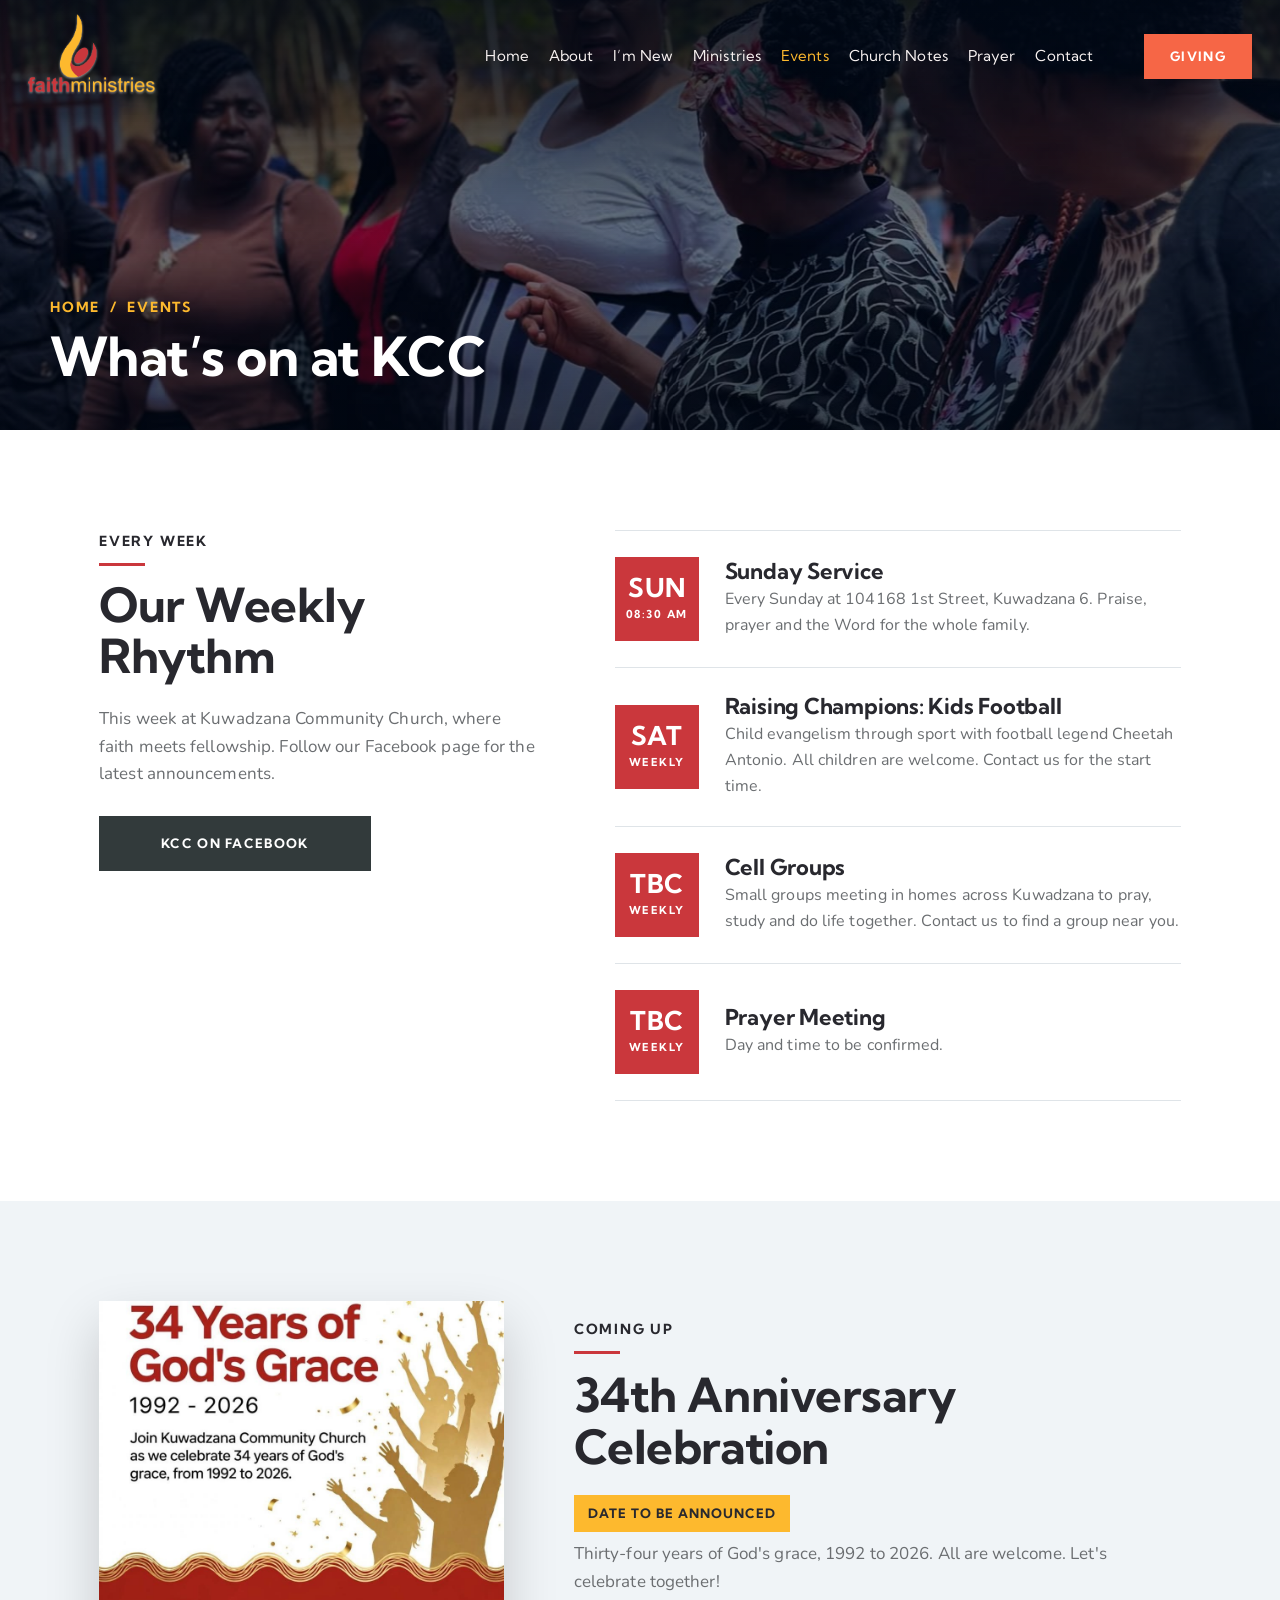
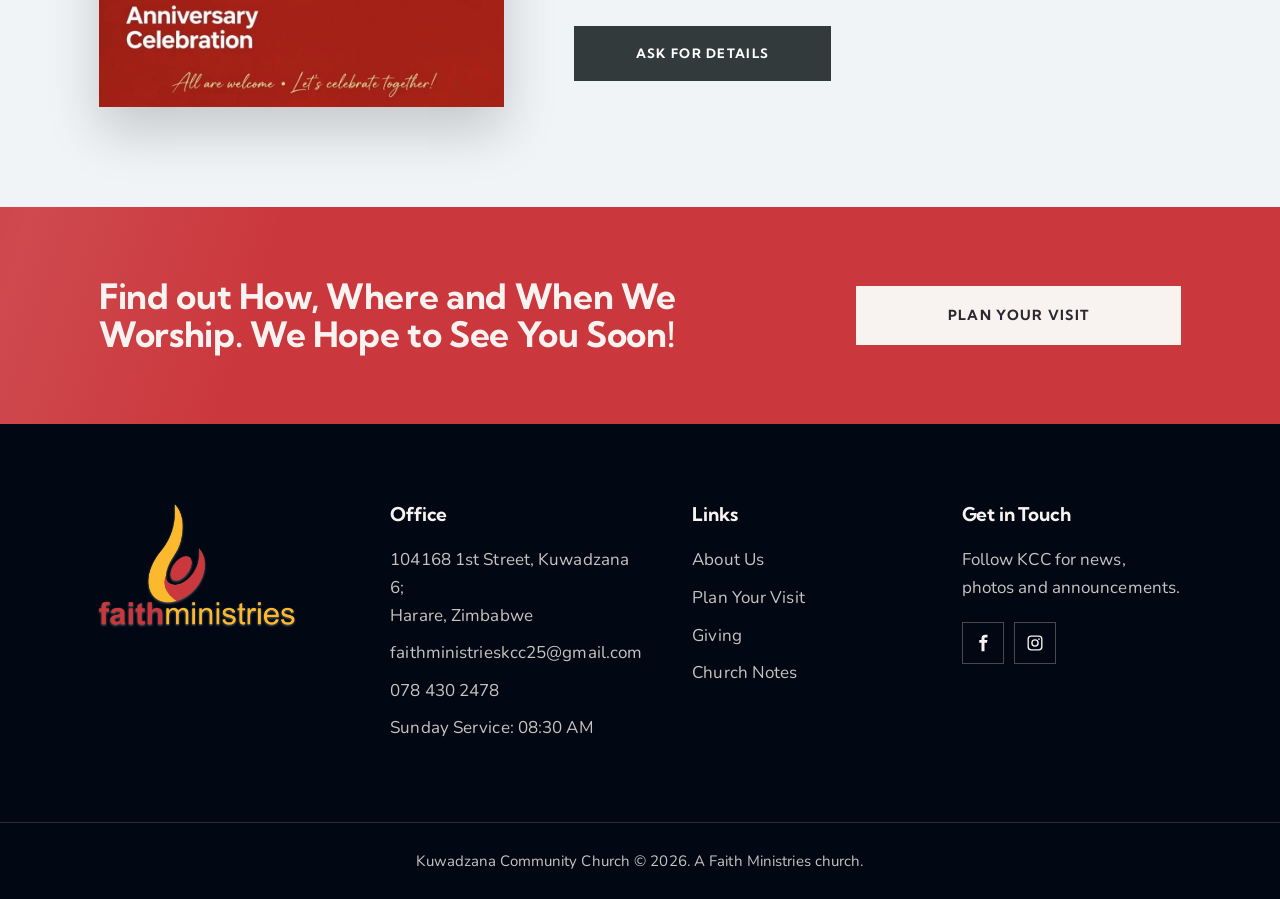
<file: events/index.html>
<!doctype html>
<html lang="en">
<head>
<meta charset="utf-8">
<meta name="viewport" content="width=device-width, initial-scale=1">
<title>Events | Kuwadzana Community Church (KCC)</title>
<meta name="description" content="What’s on at Kuwadzana Community Church: Sunday service at 08:30 AM, Raising Champions on Saturdays, cell groups and special events.">
<meta property="og:title" content="Events | Kuwadzana Community Church (KCC)">
<meta property="og:description" content="What’s on at Kuwadzana Community Church: Sunday service at 08:30 AM, Raising Champions on Saturdays, cell groups and special events.">
<meta property="og:type" content="website">
<meta property="og:url" content="https://ruerue123.github.io/kcc-website/events/">
<meta property="og:image" content="https://ruerue123.github.io/kcc-website/assets/photos/fellowship.jpg">
<link rel="icon" href="../assets/favicon.png">
<link rel="apple-touch-icon" href="../assets/icon-180.png">
<link rel="preconnect" href="https://fonts.googleapis.com">
<link href="https://fonts.googleapis.com/css2?family=Kumbh+Sans:wght@400;500;700&family=Nunito:wght@400;600;700&display=swap" rel="stylesheet">
<link rel="stylesheet" href="../assets/site.css">
</head>
<body id="top" data-wa="263784302478" data-email="faithministrieskcc25@gmail.com" data-sun-start="08:30" data-sun-end="11:00" data-sun-label="08:30 AM">
<a class="skip" href="#main">Skip to content</a>
<div class="progress" id="pg"></div>
<div class="livebar" id="live" hidden><i></i><span></span><a href="../visit/">Plan your visit</a></div>

<div class="mast">
<header>
 <div class="top">
  <a class="logo" href=".././"><img src="../assets/faith-ministries-logo.png" alt="Faith Ministries: Discipleship Through Relationships"></a>
  <a class="btn orange" href="../give/">Giving</a>
  <button class="burger" aria-label="Menu" aria-expanded="false" aria-controls="nl"><span></span><span></span><span></span></button>
 </div>
 <nav aria-label="Main"><ul id="nl">
  <li><a href=".././">Home</a></li>
  <li><a href="../about/">About</a></li>
  <li><a href="../visit/">I’m New</a></li>
  <li><a href="../ministries/">Ministries</a></li>
  <li><a href="../events/" class="cur" aria-current="page">Events</a></li>
  <li><a href="../notes/">Church Notes</a></li>
  <li><a href="../prayer/">Prayer</a></li>
  <li><a href="../contact/">Contact</a></li>
 </ul></nav>
</header>
<div class="phero" style="background-image:url(../assets/photos/gathering.jpg);background-position:center 40%"><div class="tag"><small><a href=".././">Home</a> &nbsp;/&nbsp; Events</small><h1>What’s on at KCC</h1></div></div>
</div>

<main id="main">
<section class="sp"><div class="wrap events">
 <div>
  <p class="eyebrow">Every Week</p>
  <h2>Our Weekly Rhythm</h2>
  <p>This week at Kuwadzana Community Church, where faith meets fellowship. Follow our Facebook page for the latest announcements.</p>
  <a class="btn" style="margin-top:28px" href="https://www.facebook.com/profile.php?id=61572451777077" target="_blank" rel="noopener">KCC On Facebook</a>
 </div>
 <div>
  <div class="ev"><div class="d"><b>SUN</b><small>08:30 AM</small></div><div><h5>Sunday Service</h5><p>Every Sunday at 104168 1st Street, Kuwadzana 6. Praise, prayer and the Word for the whole family.</p></div></div>
  <div class="ev"><div class="d"><b>SAT</b><small>Weekly</small></div><div><h5>Raising Champions: Kids Football</h5><p>Child evangelism through sport with football legend Cheetah Antonio. All children are welcome. Contact us for the start time.</p></div></div>
  <div class="ev"><div class="d"><b>TBC</b><small>Weekly</small></div><div><h5>Cell Groups</h5><p>Small groups meeting in homes across Kuwadzana to pray, study and do life together. Contact us to find a group near you.</p></div></div>
  <div class="ev"><div class="d"><b>TBC</b><small>Weekly</small></div><div><h5>Prayer Meeting</h5><p>Day and time to be confirmed.</p></div></div>
 </div>
</div></section>

<section class="lightbg sp"><div class="wrap feature">
 <img src="../assets/photos/anniversary.jpg" alt="34th Anniversary Celebration poster" loading="lazy">
 <div>
  <p class="eyebrow">Coming Up</p>
  <h2>34th Anniversary Celebration</h2>
  <div class="tags"><span>Date to be announced</span></div>
  <p>Thirty-four years of God's grace, 1992 to 2026. All are welcome. Let's celebrate together!</p>
  <a class="btn" style="margin-top:14px" href="../contact/">Ask For Details</a>
 </div>
</div></section>

<section class="band"><div class="wrap">
 <h3>Find out How, Where and When We Worship. We Hope to See You Soon!</h3>
 <div class="stack"><a class="btn pale" href="../visit/">Plan Your Visit</a></div>
</div></section>
</main>

<footer>
 <div class="wrap fg">
  <div><span class="flogo"><img src="../assets/faith-ministries-logo.png" alt="Faith Ministries" loading="lazy"></span></div>
  <div><h6>Office</h6><ul><li>104168 1st Street, Kuwadzana 6;<br>Harare, Zimbabwe</li><li><a href="mailto:faithministrieskcc25@gmail.com">faithministrieskcc25@gmail.com</a></li><li><a href="tel:+263784302478">078 430 2478</a></li><li>Sunday Service: 08:30 AM</li></ul></div>
  <div><h6>Links</h6><ul><li><a href="../about/">About Us</a></li><li><a href="../visit/">Plan Your Visit</a></li><li><a href="../give/">Giving</a></li><li><a href="../notes/">Church Notes</a></li></ul></div>
  <div><h6>Get in Touch</h6><p>Follow KCC for news, photos and announcements.</p>
   <div class="social">
    <a href="https://www.facebook.com/profile.php?id=61572451777077" target="_blank" rel="noopener" aria-label="Facebook"><svg viewBox="0 0 24 24"><path d="M14 8V6c0-1 .3-1.500 1.600-1.500H18V1h-3c-3.300 0-5 2-5 5v2H7v3.500h3V23h4V11.500h3.200L18 8z"/></svg></a>
    <a href="https://www.instagram.com/kcc_faithministries" target="_blank" rel="noopener" aria-label="Instagram"><svg viewBox="0 0 24 24"><path d="M12 7a5 5 0 1 0 0 10 5 5 0 0 0 0-10zm0 8.200a3.200 3.200 0 1 1 0-6.400 3.200 3.200 0 0 1 0 6.400zM17.300 5.500a1.200 1.200 0 1 0 0 2.400 1.200 1.200 0 0 0 0-2.400zM17 2H7a5 5 0 0 0-5 5v10a5 5 0 0 0 5 5h10a5 5 0 0 0 5-5V7a5 5 0 0 0-5-5zm3.200 15a3.200 3.200 0 0 1-3.200 3.200H7A3.200 3.200 0 0 1 3.800 17V7A3.200 3.200 0 0 1 7 3.800h10A3.200 3.200 0 0 1 20.200 7z"/></svg></a>
   </div>
  </div>
 </div>
 <div class="copy">Kuwadzana Community Church © 2026. A Faith Ministries church.</div>
</footer>
<a class="totop" id="tt" href="#top" aria-label="Back to top">↑</a>
<script src="../assets/site.js"></script>
</body>
</html>
</file>
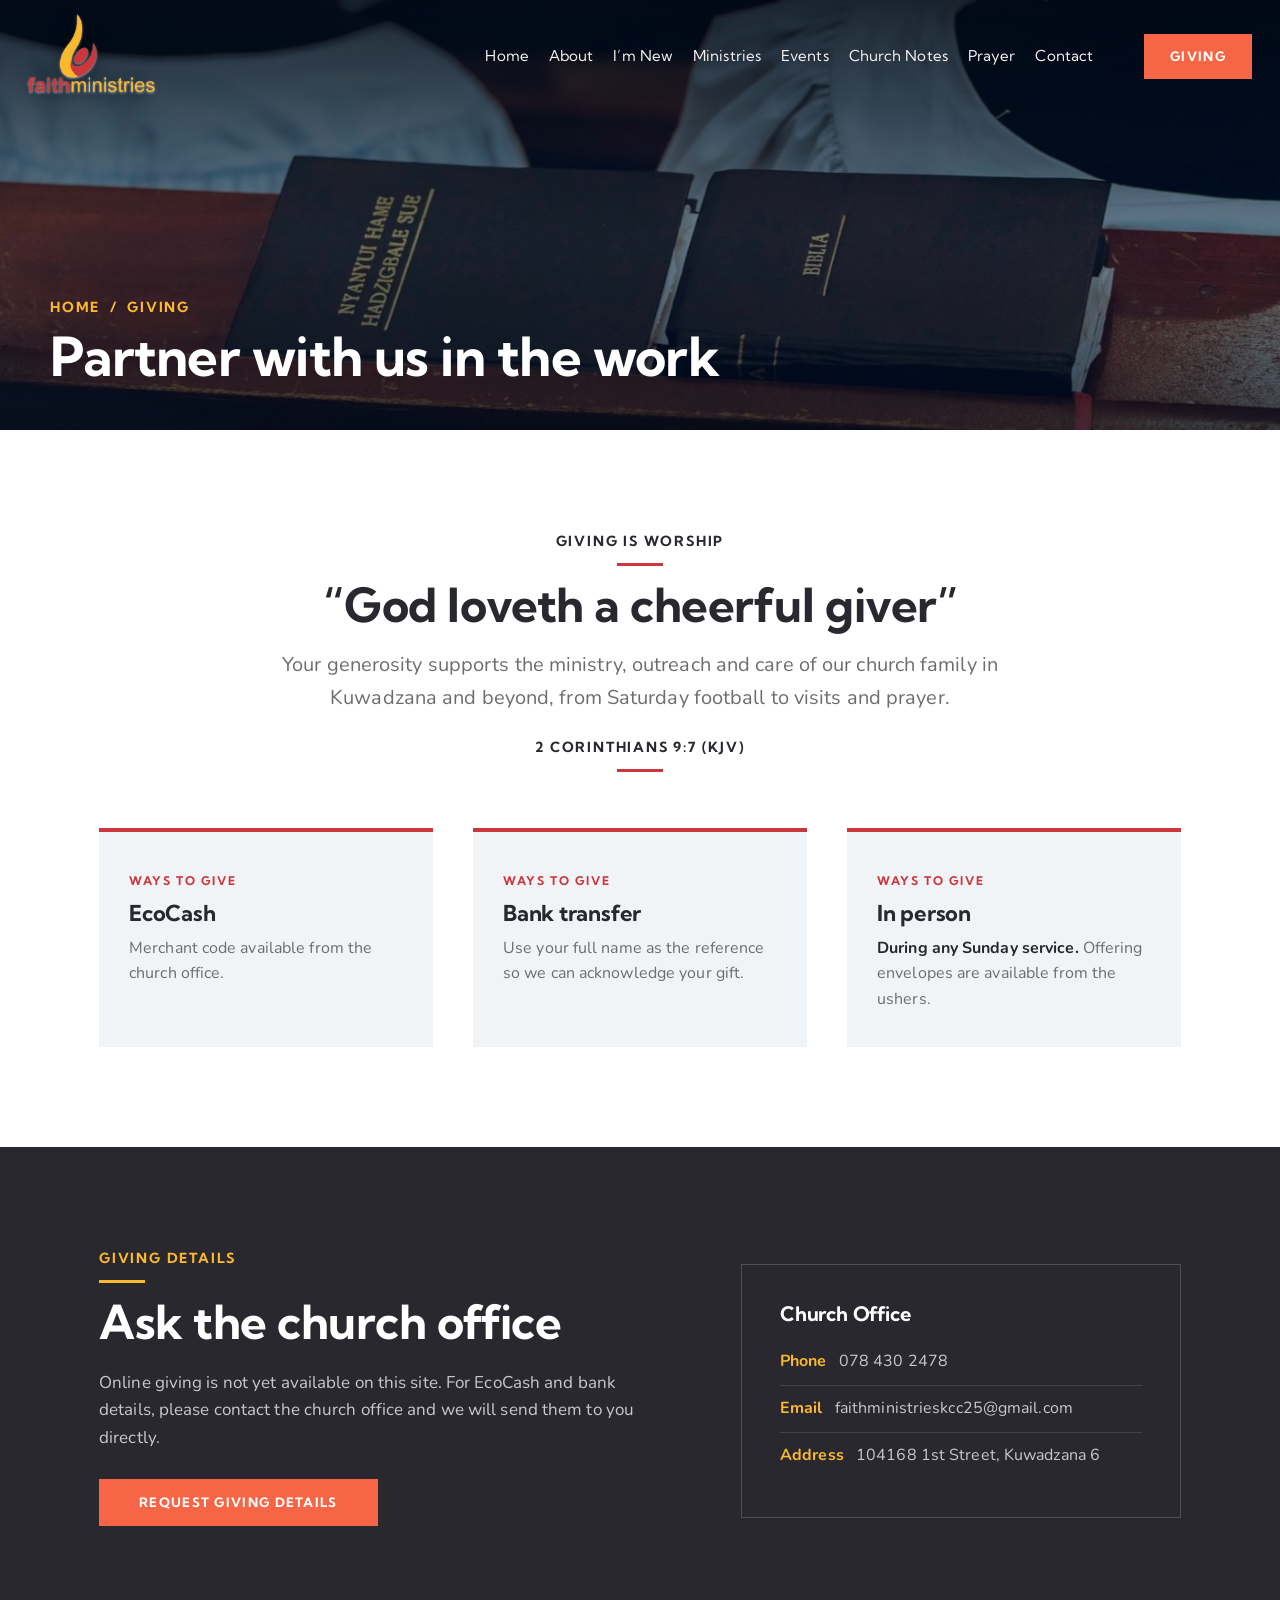
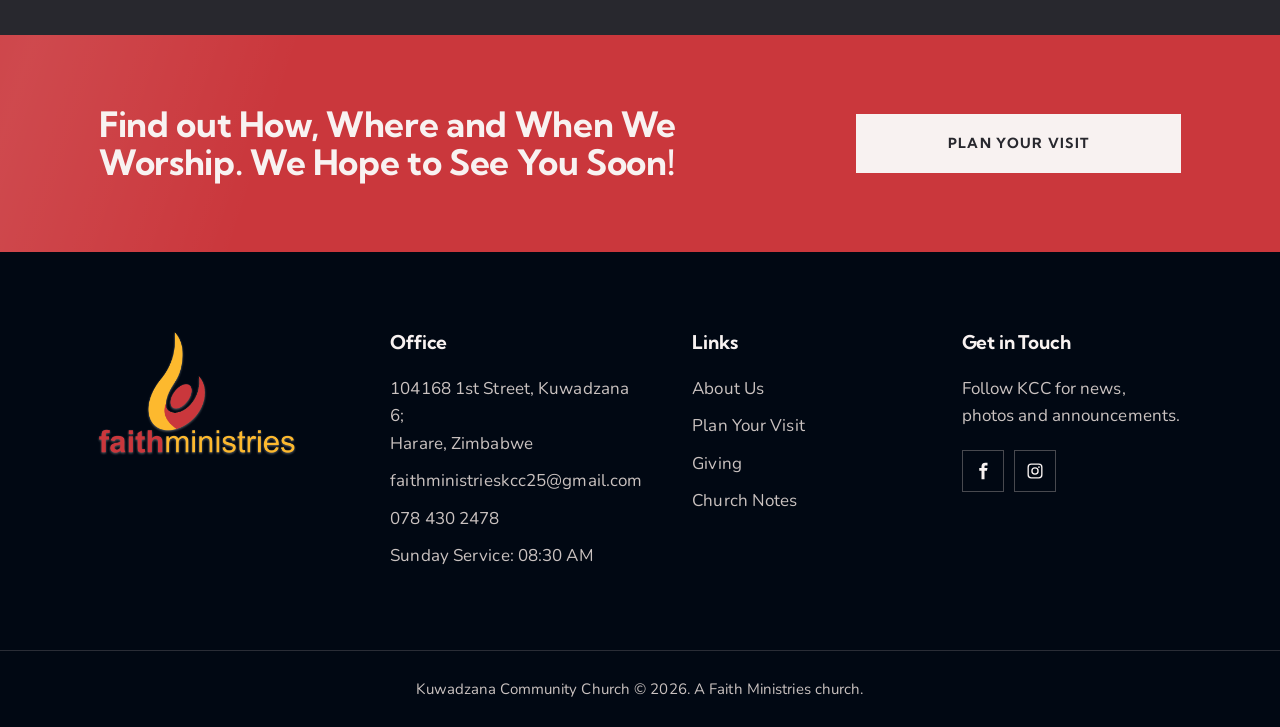
<file: give/index.html>
<!doctype html>
<html lang="en">
<head>
<meta charset="utf-8">
<meta name="viewport" content="width=device-width, initial-scale=1">
<title>Giving | Kuwadzana Community Church (KCC)</title>
<meta name="description" content="Giving at Kuwadzana Community Church: partner with us in the work of the ministry in Kuwadzana and beyond.">
<meta property="og:title" content="Giving | Kuwadzana Community Church (KCC)">
<meta property="og:description" content="Giving at Kuwadzana Community Church: partner with us in the work of the ministry in Kuwadzana and beyond.">
<meta property="og:type" content="website">
<meta property="og:url" content="https://ruerue123.github.io/kcc-website/give/">
<meta property="og:image" content="https://ruerue123.github.io/kcc-website/assets/photos/fellowship.jpg">
<link rel="icon" href="../assets/favicon.png">
<link rel="apple-touch-icon" href="../assets/icon-180.png">
<link rel="preconnect" href="https://fonts.googleapis.com">
<link href="https://fonts.googleapis.com/css2?family=Kumbh+Sans:wght@400;500;700&family=Nunito:wght@400;600;700&display=swap" rel="stylesheet">
<link rel="stylesheet" href="../assets/site.css">
</head>
<body id="top" data-wa="263784302478" data-email="faithministrieskcc25@gmail.com" data-sun-start="08:30" data-sun-end="11:00" data-sun-label="08:30 AM">
<a class="skip" href="#main">Skip to content</a>
<div class="progress" id="pg"></div>
<div class="livebar" id="live" hidden><i></i><span></span><a href="../visit/">Plan your visit</a></div>

<div class="mast">
<header>
 <div class="top">
  <a class="logo" href=".././"><img src="../assets/faith-ministries-logo.png" alt="Faith Ministries: Discipleship Through Relationships"></a>
  <a class="btn orange" href="../give/">Giving</a>
  <button class="burger" aria-label="Menu" aria-expanded="false" aria-controls="nl"><span></span><span></span><span></span></button>
 </div>
 <nav aria-label="Main"><ul id="nl">
  <li><a href=".././">Home</a></li>
  <li><a href="../about/">About</a></li>
  <li><a href="../visit/">I’m New</a></li>
  <li><a href="../ministries/">Ministries</a></li>
  <li><a href="../events/">Events</a></li>
  <li><a href="../notes/">Church Notes</a></li>
  <li><a href="../prayer/">Prayer</a></li>
  <li><a href="../contact/">Contact</a></li>
 </ul></nav>
</header>
<div class="phero" style="background-image:url(../assets/photos/bible-pew.jpg);background-position:center"><div class="tag"><small><a href=".././">Home</a> &nbsp;/&nbsp; Giving</small><h1>Partner with us in the work</h1></div></div>
</div>

<main id="main">
<section class="sp"><div class="wrap center narrow">
 <p class="eyebrow">Giving Is Worship</p>
 <h2>“God loveth a cheerful giver”</h2>
 <p class="lead">Your generosity supports the ministry, outreach and care of our church family in Kuwadzana and beyond, from Saturday football to visits and prayer.</p>
 <p class="eyebrow" style="margin-top:22px">2 Corinthians 9:7 (KJV)</p>
</div>
<div class="wrap"><div class="grid3">
  <div class="tcard" style="background:var(--light)"><small>Ways to give</small><h5>EcoCash</h5><p>Merchant code available from the church office.</p></div>
  <div class="tcard" style="background:var(--light)"><small>Ways to give</small><h5>Bank transfer</h5><p>Use your full name as the reference so we can acknowledge your gift.</p></div>
  <div class="tcard" style="background:var(--light)"><small>Ways to give</small><h5>In person</h5><p><b style="color:var(--dark)">During any Sunday service.</b> Offering envelopes are available from the ushers.</p></div>
</div></div></section>

<section class="give sp"><div class="wrap">
 <div>
  <p class="eyebrow">Giving Details</p>
  <h2>Ask the church office</h2>
  <p>Online giving is not yet available on this site. For EcoCash and bank details, please contact the church office and we will send them to you directly.</p>
  <a class="btn orange" style="margin-top:28px" href="https://wa.me/263784302478?text=Hello%20KCC!%20Please%20send%20me%20the%20giving%20details." target="_blank" rel="noopener">Request Giving Details</a>
 </div>
 <div class="box">
  <h5>Church Office</h5>
  <ul>
   <li><b>Phone</b> &nbsp; <a href="tel:+263784302478">078 430 2478</a></li>
   <li><b>Email</b> &nbsp; <a href="mailto:faithministrieskcc25@gmail.com">faithministrieskcc25@gmail.com</a></li>
   <li><b>Address</b> &nbsp; 104168 1st Street, Kuwadzana 6</li>
  </ul>
 </div>
</div></section>

<section class="band"><div class="wrap">
 <h3>Find out How, Where and When We Worship. We Hope to See You Soon!</h3>
 <div class="stack"><a class="btn pale" href="../visit/">Plan Your Visit</a></div>
</div></section>
</main>

<footer>
 <div class="wrap fg">
  <div><span class="flogo"><img src="../assets/faith-ministries-logo.png" alt="Faith Ministries" loading="lazy"></span></div>
  <div><h6>Office</h6><ul><li>104168 1st Street, Kuwadzana 6;<br>Harare, Zimbabwe</li><li><a href="mailto:faithministrieskcc25@gmail.com">faithministrieskcc25@gmail.com</a></li><li><a href="tel:+263784302478">078 430 2478</a></li><li>Sunday Service: 08:30 AM</li></ul></div>
  <div><h6>Links</h6><ul><li><a href="../about/">About Us</a></li><li><a href="../visit/">Plan Your Visit</a></li><li><a href="../give/">Giving</a></li><li><a href="../notes/">Church Notes</a></li></ul></div>
  <div><h6>Get in Touch</h6><p>Follow KCC for news, photos and announcements.</p>
   <div class="social">
    <a href="https://www.facebook.com/profile.php?id=61572451777077" target="_blank" rel="noopener" aria-label="Facebook"><svg viewBox="0 0 24 24"><path d="M14 8V6c0-1 .3-1.500 1.600-1.500H18V1h-3c-3.300 0-5 2-5 5v2H7v3.500h3V23h4V11.500h3.200L18 8z"/></svg></a>
    <a href="https://www.instagram.com/kcc_faithministries" target="_blank" rel="noopener" aria-label="Instagram"><svg viewBox="0 0 24 24"><path d="M12 7a5 5 0 1 0 0 10 5 5 0 0 0 0-10zm0 8.200a3.200 3.200 0 1 1 0-6.400 3.200 3.200 0 0 1 0 6.400zM17.300 5.500a1.200 1.200 0 1 0 0 2.400 1.200 1.200 0 0 0 0-2.400zM17 2H7a5 5 0 0 0-5 5v10a5 5 0 0 0 5 5h10a5 5 0 0 0 5-5V7a5 5 0 0 0-5-5zm3.200 15a3.200 3.200 0 0 1-3.200 3.200H7A3.200 3.200 0 0 1 3.800 17V7A3.200 3.200 0 0 1 7 3.800h10A3.200 3.200 0 0 1 20.200 7z"/></svg></a>
   </div>
  </div>
 </div>
 <div class="copy">Kuwadzana Community Church © 2026. A Faith Ministries church.</div>
</footer>
<a class="totop" id="tt" href="#top" aria-label="Back to top">↑</a>
<script src="../assets/site.js"></script>
</body>
</html>
</file>
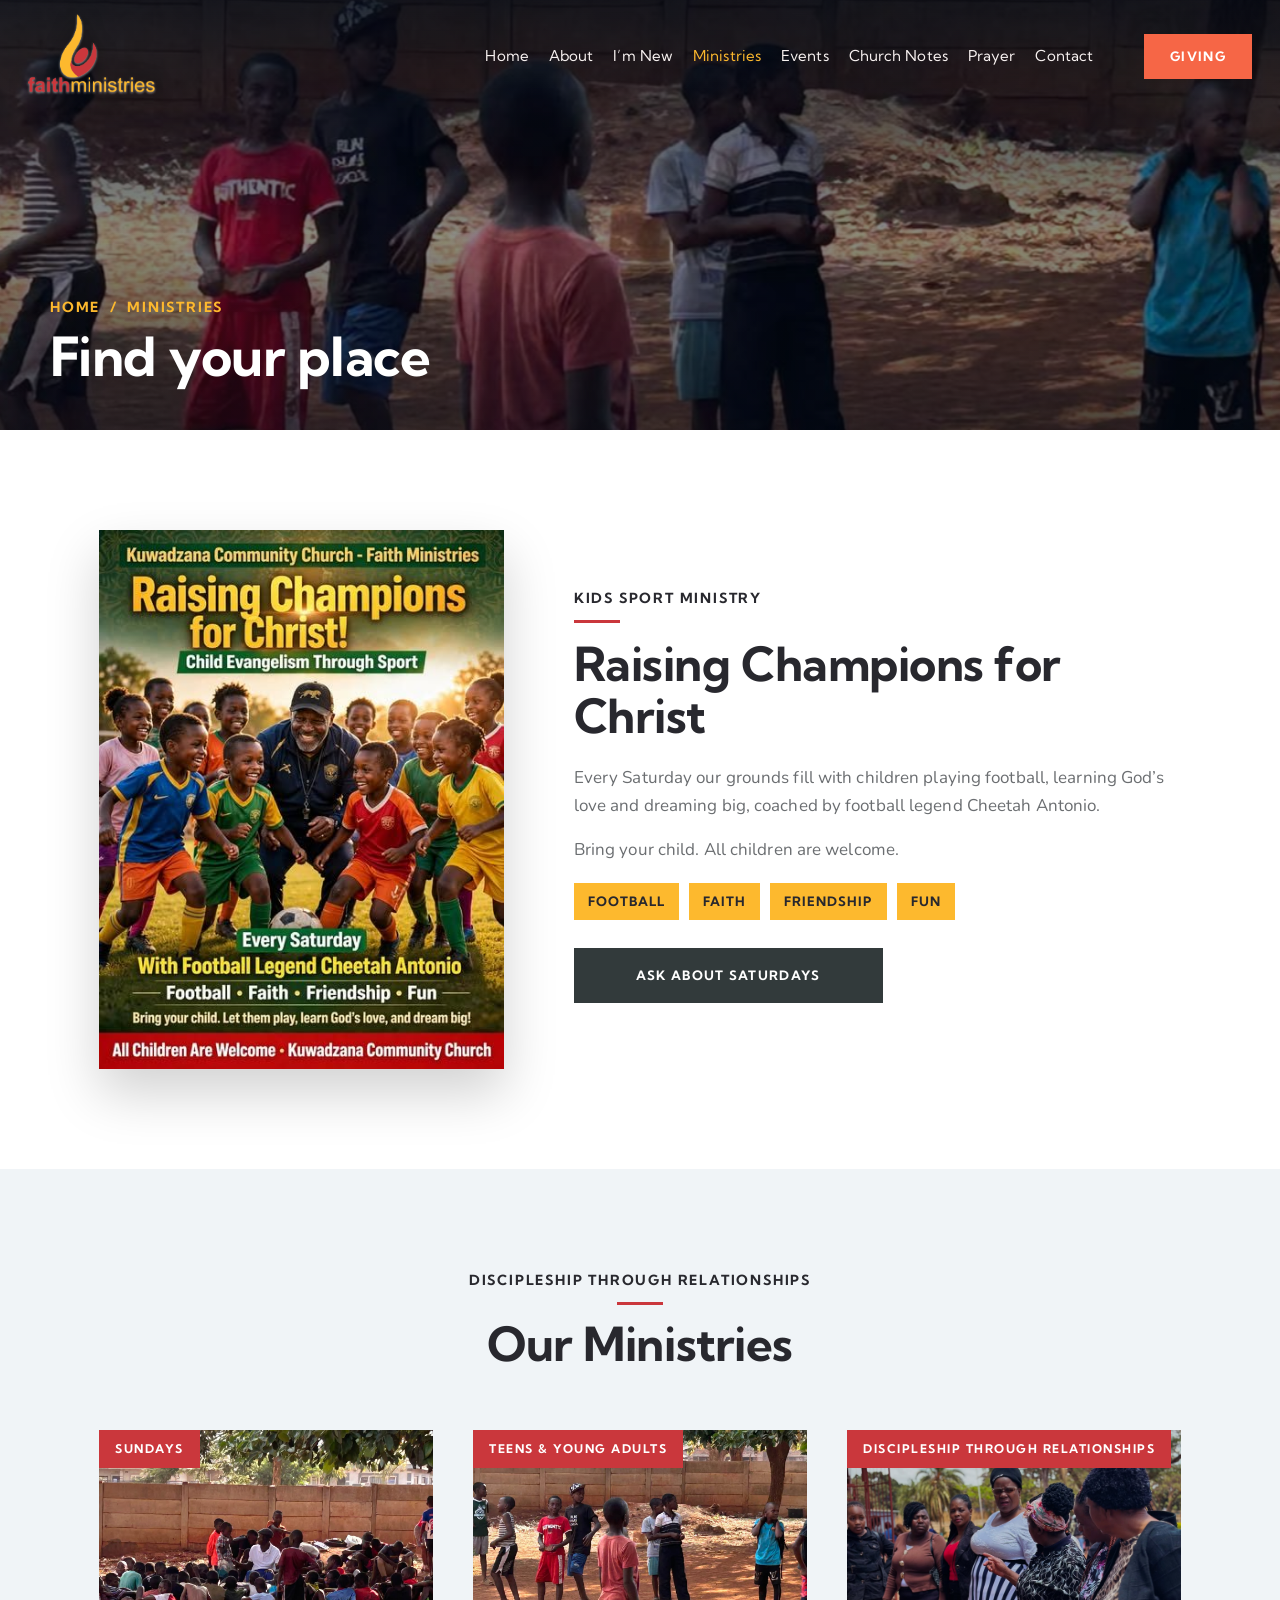
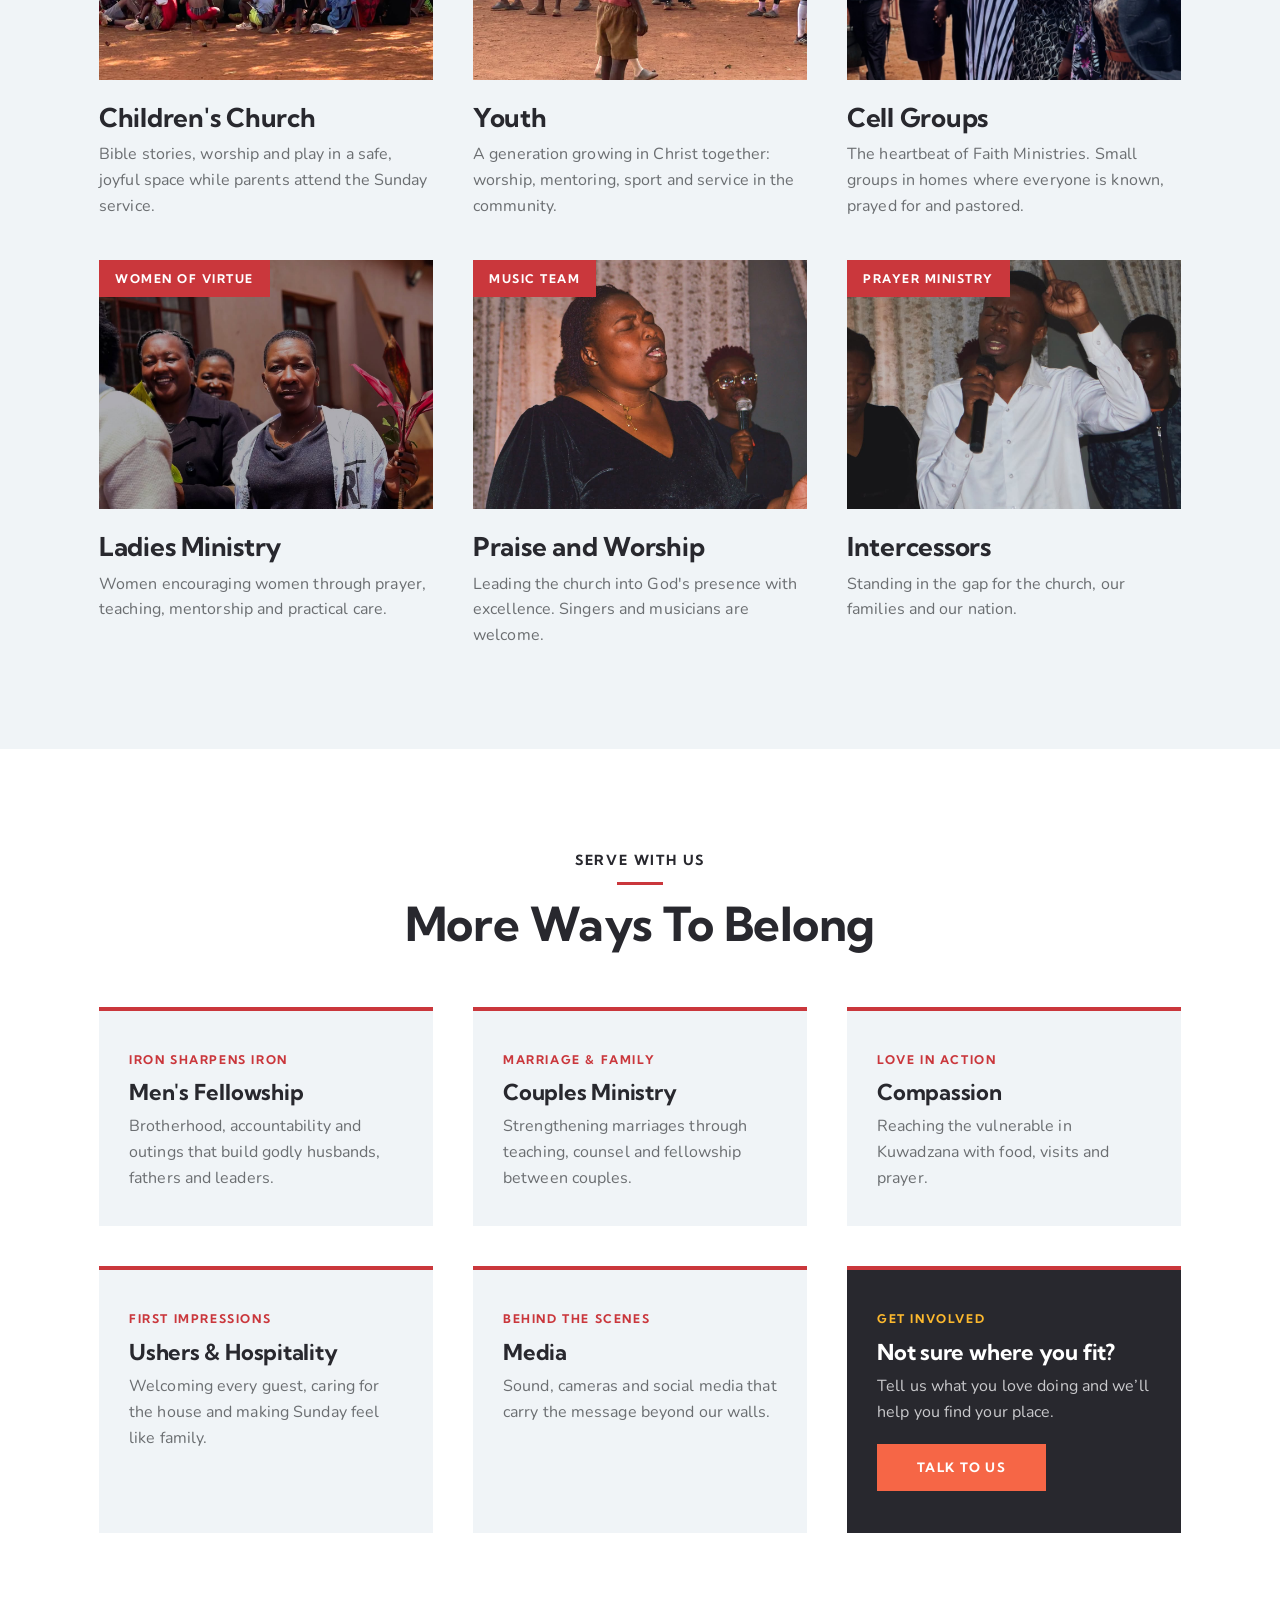
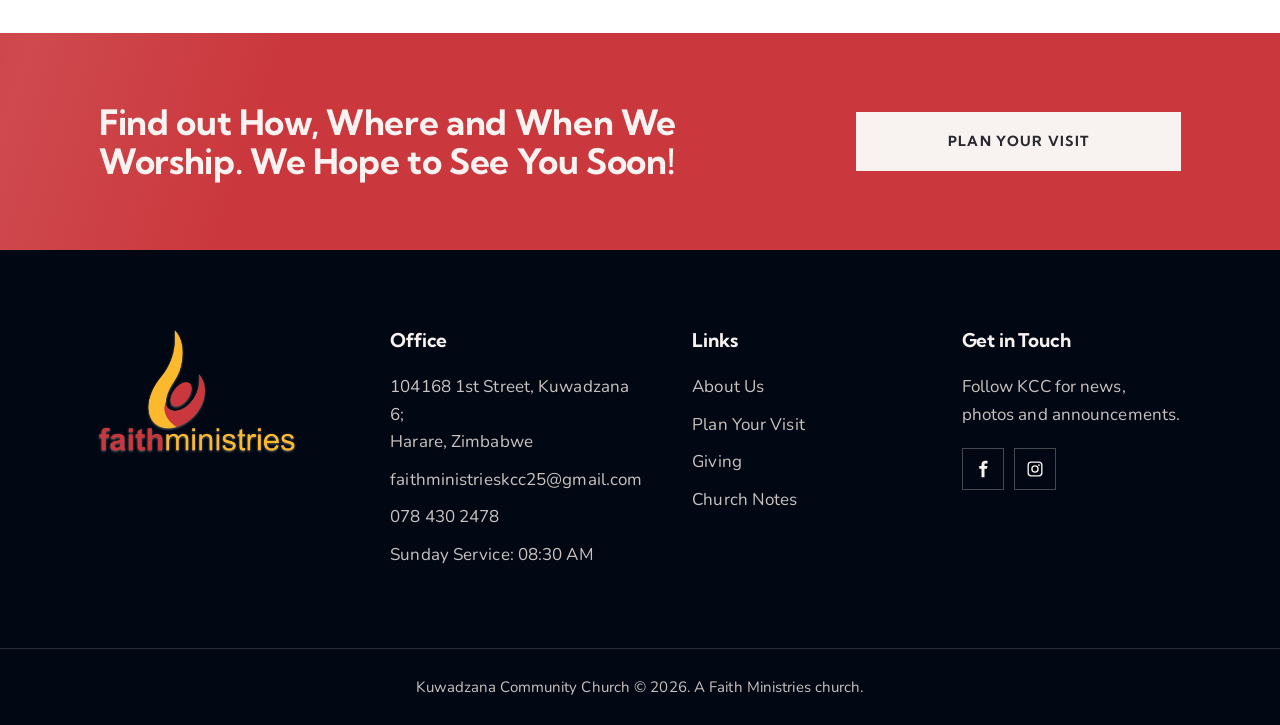
<file: ministries/index.html>
<!doctype html>
<html lang="en">
<head>
<meta charset="utf-8">
<meta name="viewport" content="width=device-width, initial-scale=1">
<title>Ministries | Kuwadzana Community Church (KCC)</title>
<meta name="description" content="Ministries at Kuwadzana Community Church: Raising Champions kids football, children, youth, cell groups, ladies, men, praise and worship and more.">
<meta property="og:title" content="Ministries | Kuwadzana Community Church (KCC)">
<meta property="og:description" content="Ministries at Kuwadzana Community Church: Raising Champions kids football, children, youth, cell groups, ladies, men, praise and worship and more.">
<meta property="og:type" content="website">
<meta property="og:url" content="https://ruerue123.github.io/kcc-website/ministries/">
<meta property="og:image" content="https://ruerue123.github.io/kcc-website/assets/photos/fellowship.jpg">
<link rel="icon" href="../assets/favicon.png">
<link rel="apple-touch-icon" href="../assets/icon-180.png">
<link rel="preconnect" href="https://fonts.googleapis.com">
<link href="https://fonts.googleapis.com/css2?family=Kumbh+Sans:wght@400;500;700&family=Nunito:wght@400;600;700&display=swap" rel="stylesheet">
<link rel="stylesheet" href="../assets/site.css">
</head>
<body id="top" data-wa="263784302478" data-email="faithministrieskcc25@gmail.com" data-sun-start="08:30" data-sun-end="11:00" data-sun-label="08:30 AM">
<a class="skip" href="#main">Skip to content</a>
<div class="progress" id="pg"></div>
<div class="livebar" id="live" hidden><i></i><span></span><a href="../visit/">Plan your visit</a></div>

<div class="mast">
<header>
 <div class="top">
  <a class="logo" href=".././"><img src="../assets/faith-ministries-logo.png" alt="Faith Ministries: Discipleship Through Relationships"></a>
  <a class="btn orange" href="../give/">Giving</a>
  <button class="burger" aria-label="Menu" aria-expanded="false" aria-controls="nl"><span></span><span></span><span></span></button>
 </div>
 <nav aria-label="Main"><ul id="nl">
  <li><a href=".././">Home</a></li>
  <li><a href="../about/">About</a></li>
  <li><a href="../visit/">I’m New</a></li>
  <li><a href="../ministries/" class="cur" aria-current="page">Ministries</a></li>
  <li><a href="../events/">Events</a></li>
  <li><a href="../notes/">Church Notes</a></li>
  <li><a href="../prayer/">Prayer</a></li>
  <li><a href="../contact/">Contact</a></li>
 </ul></nav>
</header>
<div class="phero" style="background-image:url(../assets/photos/sports.jpg);background-position:center 40%"><div class="tag"><small><a href=".././">Home</a> &nbsp;/&nbsp; Ministries</small><h1>Find your place</h1></div></div>
</div>

<main id="main">
<section class="sp" id="champions"><div class="wrap feature">
 <img src="../assets/photos/champions-poster.jpg" alt="Raising Champions for Christ poster: child evangelism through sport, every Saturday with football legend Cheetah Antonio" loading="lazy">
 <div>
  <p class="eyebrow">Kids Sport Ministry</p>
  <h2>Raising Champions for Christ</h2>
  <p>Every Saturday our grounds fill with children playing football, learning God’s love and dreaming big, coached by football legend Cheetah Antonio.</p>
  <p>Bring your child. All children are welcome.</p>
  <div class="tags"><span>Football</span><span>Faith</span><span>Friendship</span><span>Fun</span></div>
  <a class="btn" style="margin-top:20px" href="../contact/">Ask About Saturdays</a>
 </div>
</div></section>

<section class="lightbg sp"><div class="wrap center">
 <p class="eyebrow">Discipleship Through Relationships</p>
 <h2>Our Ministries</h2>
 <div class="cards">
  <article class="post" id="children"><div class="ph"><img src="../assets/photos/children.jpg" alt="" loading="lazy" style="object-position:center 20%"><em>Sundays</em></div><h5>Children's Church</h5><p>Bible stories, worship and play in a safe, joyful space while parents attend the Sunday service.</p></article>
  <article class="post" id="youth"><div class="ph"><img src="../assets/photos/sports.jpg" alt="" loading="lazy" style="object-position:center"><em>Teens &amp; young adults</em></div><h5>Youth</h5><p>A generation growing in Christ together: worship, mentoring, sport and service in the community.</p></article>
  <article class="post" id="cells"><div class="ph"><img src="../assets/photos/gathering.jpg" alt="" loading="lazy" style="object-position:center 40%"><em>Discipleship through relationships</em></div><h5>Cell Groups</h5><p>The heartbeat of Faith Ministries. Small groups in homes where everyone is known, prayed for and pastored.</p></article>
  <article class="post" id="ladies"><div class="ph"><img src="../assets/photos/ladies2.jpg" alt="" loading="lazy" style="object-position:center 25%"><em>Women of virtue</em></div><h5>Ladies Ministry</h5><p>Women encouraging women through prayer, teaching, mentorship and practical care.</p></article>
  <article class="post" id="worship"><div class="ph"><img src="../assets/photos/singer.jpg" alt="" loading="lazy" style="object-position:center 20%"><em>Music team</em></div><h5>Praise and Worship</h5><p>Leading the church into God's presence with excellence. Singers and musicians are welcome.</p></article>
  <article class="post" id="prayer"><div class="ph"><img src="../assets/photos/worship.jpg" alt="" loading="lazy" style="object-position:center 20%"><em>Prayer ministry</em></div><h5>Intercessors</h5><p>Standing in the gap for the church, our families and our nation.</p></article>
 </div>
</div></section>

<section class="sp"><div class="wrap center">
 <p class="eyebrow">Serve With Us</p>
 <h2>More Ways To Belong</h2>
 <div class="grid3">
  <div class="tcard" id="men" style="background:var(--light)"><small>Iron sharpens iron</small><h5>Men's Fellowship</h5><p>Brotherhood, accountability and outings that build godly husbands, fathers and leaders.</p></div>
  <div class="tcard" id="couples" style="background:var(--light)"><small>Marriage &amp; family</small><h5>Couples Ministry</h5><p>Strengthening marriages through teaching, counsel and fellowship between couples.</p></div>
  <div class="tcard" id="compassion" style="background:var(--light)"><small>Love in action</small><h5>Compassion</h5><p>Reaching the vulnerable in Kuwadzana with food, visits and prayer.</p></div>
  <div class="tcard" id="serve" style="background:var(--light)"><small>First impressions</small><h5>Ushers &amp; Hospitality</h5><p>Welcoming every guest, caring for the house and making Sunday feel like family.</p></div>
  <div class="tcard" id="media" style="background:var(--light)"><small>Behind the scenes</small><h5>Media</h5><p>Sound, cameras and social media that carry the message beyond our walls.</p></div>
  <div class="tcard" style="background:var(--dark)"><small style="color:var(--gold)">Get involved</small><h5 style="color:#fff">Not sure where you fit?</h5><p style="color:#c9c9cc">Tell us what you love doing and we’ll help you find your place.</p><a class="btn orange" style="margin-top:18px;animation:none" href="../contact/">Talk To Us</a></div>
 </div>
</div></section>

<section class="band"><div class="wrap">
 <h3>Find out How, Where and When We Worship. We Hope to See You Soon!</h3>
 <div class="stack"><a class="btn pale" href="../visit/">Plan Your Visit</a></div>
</div></section>
</main>

<footer>
 <div class="wrap fg">
  <div><span class="flogo"><img src="../assets/faith-ministries-logo.png" alt="Faith Ministries" loading="lazy"></span></div>
  <div><h6>Office</h6><ul><li>104168 1st Street, Kuwadzana 6;<br>Harare, Zimbabwe</li><li><a href="mailto:faithministrieskcc25@gmail.com">faithministrieskcc25@gmail.com</a></li><li><a href="tel:+263784302478">078 430 2478</a></li><li>Sunday Service: 08:30 AM</li></ul></div>
  <div><h6>Links</h6><ul><li><a href="../about/">About Us</a></li><li><a href="../visit/">Plan Your Visit</a></li><li><a href="../give/">Giving</a></li><li><a href="../notes/">Church Notes</a></li></ul></div>
  <div><h6>Get in Touch</h6><p>Follow KCC for news, photos and announcements.</p>
   <div class="social">
    <a href="https://www.facebook.com/profile.php?id=61572451777077" target="_blank" rel="noopener" aria-label="Facebook"><svg viewBox="0 0 24 24"><path d="M14 8V6c0-1 .3-1.500 1.600-1.500H18V1h-3c-3.300 0-5 2-5 5v2H7v3.500h3V23h4V11.500h3.200L18 8z"/></svg></a>
    <a href="https://www.instagram.com/kcc_faithministries" target="_blank" rel="noopener" aria-label="Instagram"><svg viewBox="0 0 24 24"><path d="M12 7a5 5 0 1 0 0 10 5 5 0 0 0 0-10zm0 8.200a3.200 3.200 0 1 1 0-6.400 3.200 3.200 0 0 1 0 6.400zM17.300 5.500a1.200 1.200 0 1 0 0 2.400 1.200 1.200 0 0 0 0-2.400zM17 2H7a5 5 0 0 0-5 5v10a5 5 0 0 0 5 5h10a5 5 0 0 0 5-5V7a5 5 0 0 0-5-5zm3.200 15a3.200 3.200 0 0 1-3.200 3.200H7A3.200 3.200 0 0 1 3.800 17V7A3.200 3.200 0 0 1 7 3.800h10A3.200 3.200 0 0 1 20.200 7z"/></svg></a>
   </div>
  </div>
 </div>
 <div class="copy">Kuwadzana Community Church © 2026. A Faith Ministries church.</div>
</footer>
<a class="totop" id="tt" href="#top" aria-label="Back to top">↑</a>
<script src="../assets/site.js"></script>
</body>
</html>
</file>
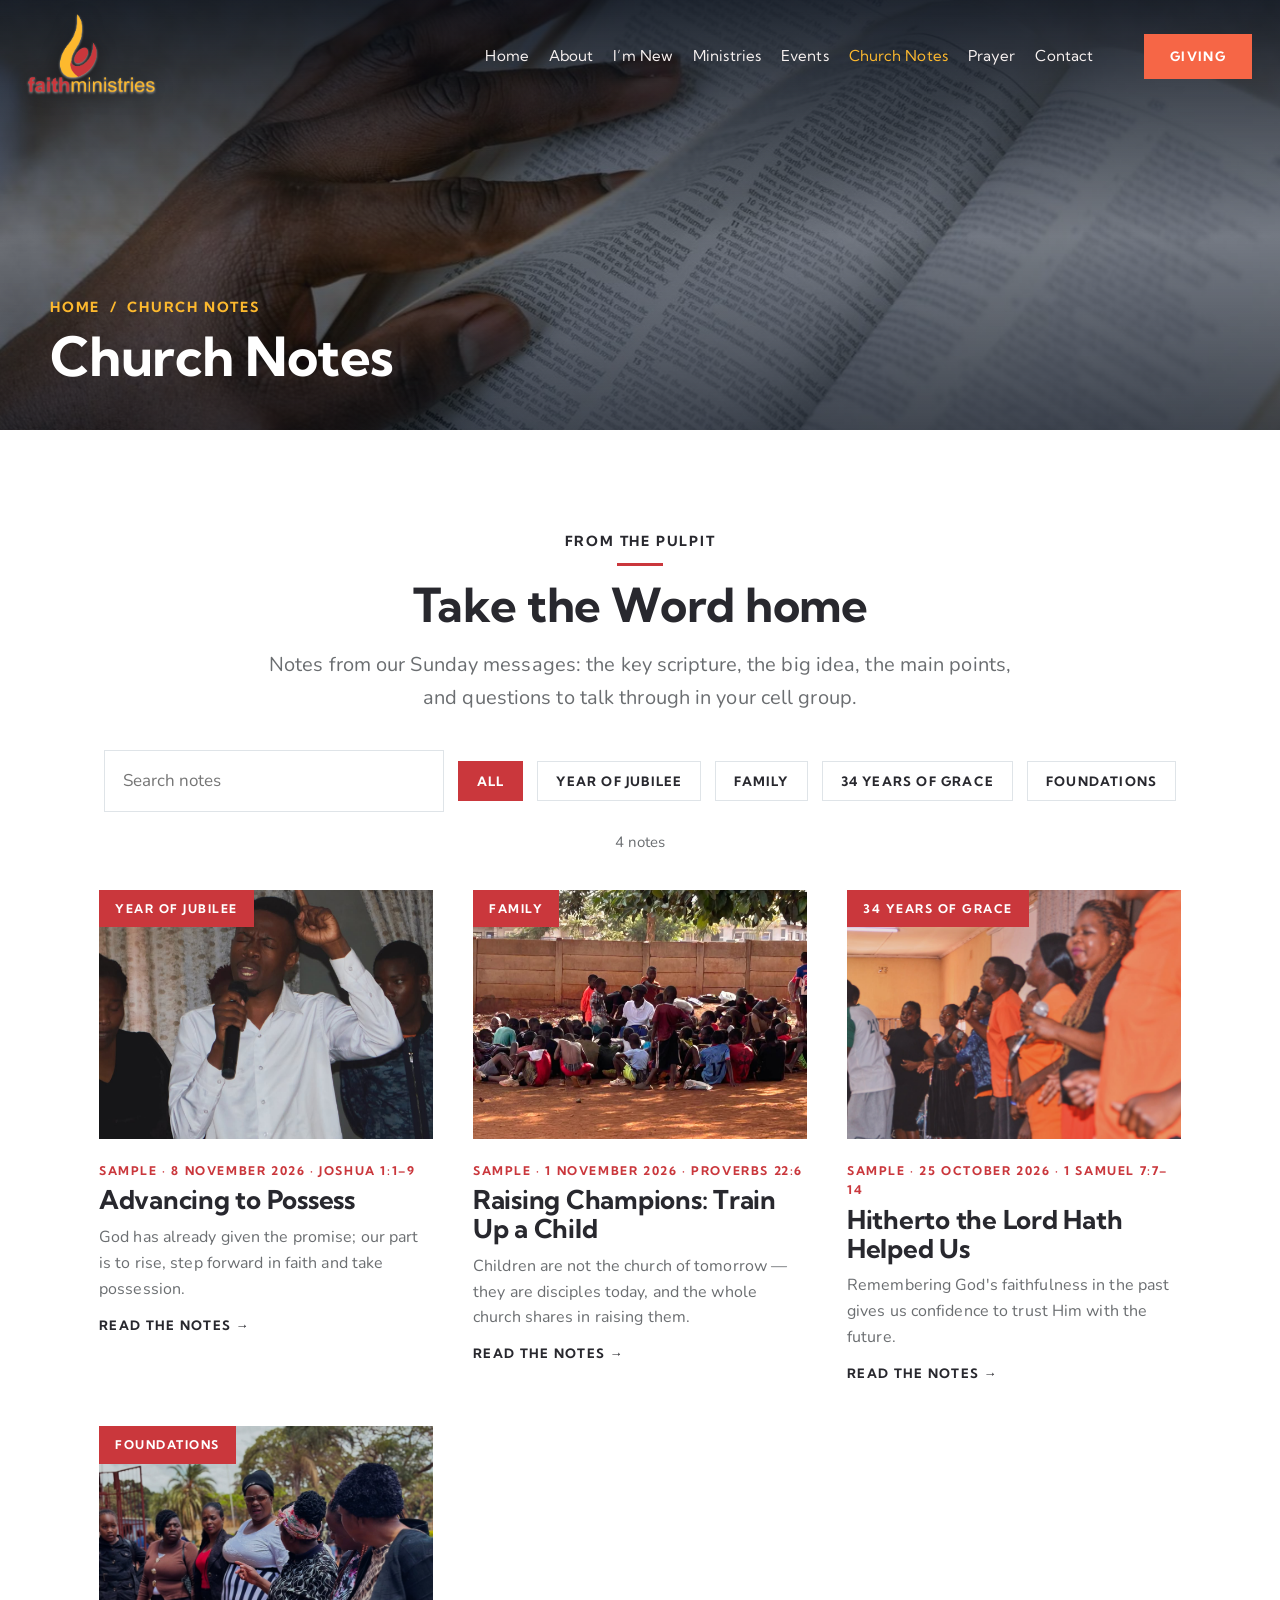
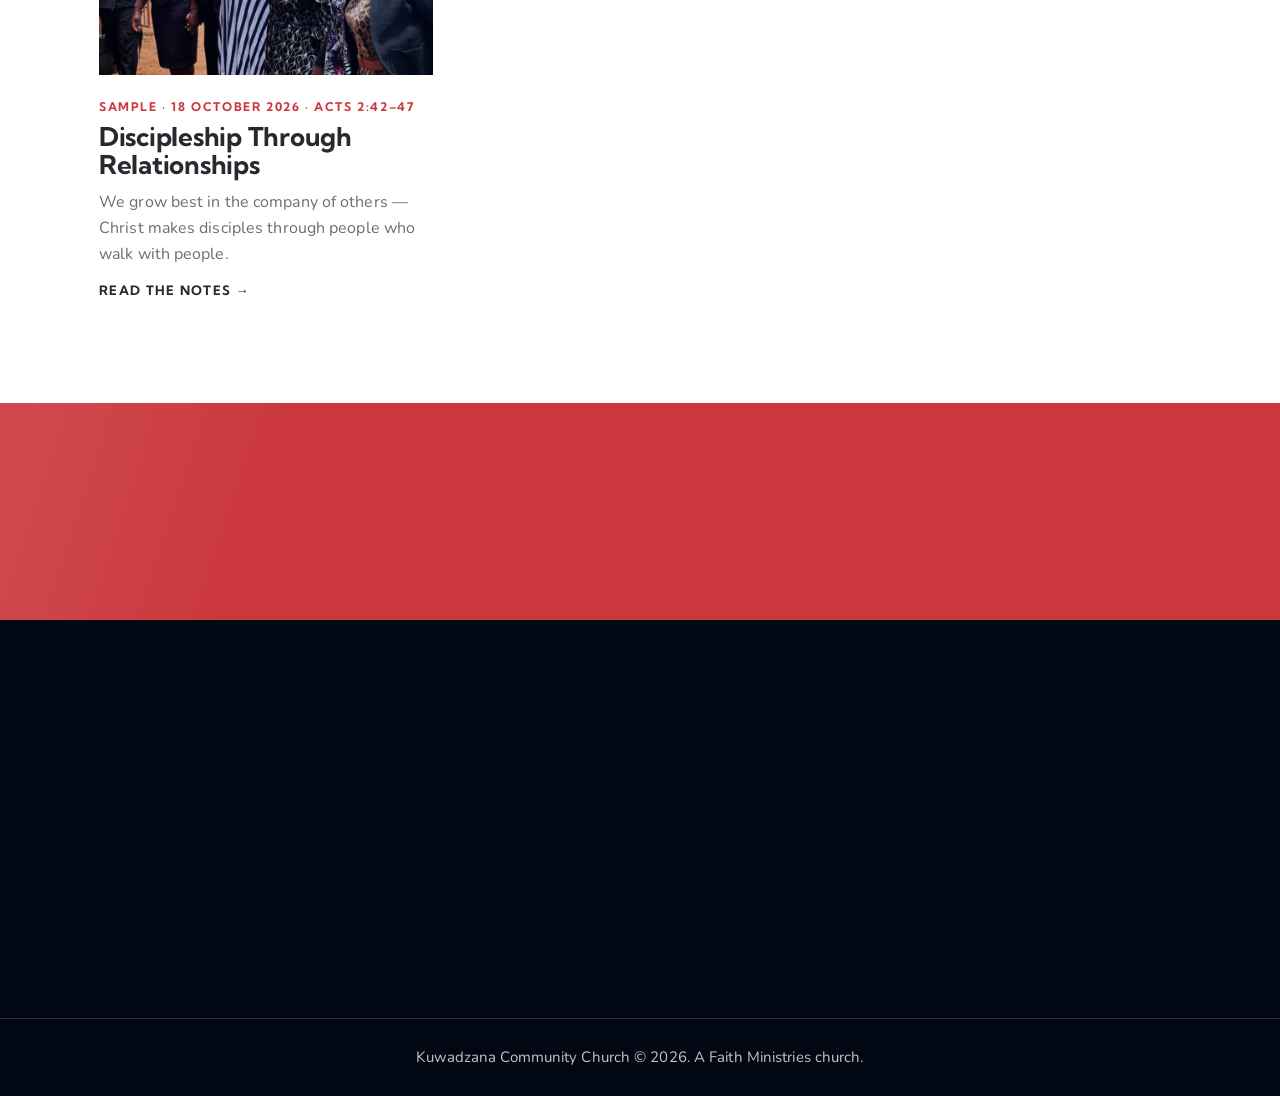
<file: notes/index.html>
<!doctype html>
<html lang="en">
<head>
<meta charset="utf-8">
<meta name="viewport" content="width=device-width, initial-scale=1">
<title>Church Notes | Kuwadzana Community Church (KCC)</title>
<meta name="description" content="Sermon notes from Kuwadzana Community Church: key scripture, the big idea, main points, questions for cell group and a prayer.">
<meta property="og:title" content="Church Notes | Kuwadzana Community Church (KCC)">
<meta property="og:description" content="Sermon notes from Kuwadzana Community Church: key scripture, the big idea, main points, questions for cell group and a prayer.">
<meta property="og:type" content="website">
<meta property="og:url" content="https://ruerue123.github.io/kcc-website/notes/">
<meta property="og:image" content="https://ruerue123.github.io/kcc-website/assets/photos/fellowship.jpg">
<link rel="icon" href="../assets/favicon.png">
<link rel="apple-touch-icon" href="../assets/icon-180.png">
<link rel="preconnect" href="https://fonts.googleapis.com">
<link href="https://fonts.googleapis.com/css2?family=Kumbh+Sans:wght@400;500;700&family=Nunito:wght@400;600;700&display=swap" rel="stylesheet">
<link rel="stylesheet" href="../assets/site.css">
</head>
<body id="top" data-wa="263784302478" data-email="faithministrieskcc25@gmail.com" data-sun-start="08:30" data-sun-end="11:00" data-sun-label="08:30 AM">
<a class="skip" href="#main">Skip to content</a>
<div class="progress" id="pg"></div>
<div class="livebar" id="live" hidden><i></i><span></span><a href="../visit/">Plan your visit</a></div>

<div class="mast">
<header>
 <div class="top">
  <a class="logo" href=".././"><img src="../assets/faith-ministries-logo.png" alt="Faith Ministries: Discipleship Through Relationships"></a>
  <a class="btn orange" href="../give/">Giving</a>
  <button class="burger" aria-label="Menu" aria-expanded="false" aria-controls="nl"><span></span><span></span><span></span></button>
 </div>
 <nav aria-label="Main"><ul id="nl">
  <li><a href=".././">Home</a></li>
  <li><a href="../about/">About</a></li>
  <li><a href="../visit/">I’m New</a></li>
  <li><a href="../ministries/">Ministries</a></li>
  <li><a href="../events/">Events</a></li>
  <li><a href="../notes/" class="cur" aria-current="page">Church Notes</a></li>
  <li><a href="../prayer/">Prayer</a></li>
  <li><a href="../contact/">Contact</a></li>
 </ul></nav>
</header>
<div class="phero" style="background-image:url(../assets/photos/bible-page.jpg);background-position:center"><div class="tag"><small><a href=".././">Home</a> &nbsp;/&nbsp; Church Notes</small><h1>Church Notes</h1></div></div>
</div>

<main id="main">
<section class="sp"><div class="wrap center">
 <p class="eyebrow">From The Pulpit</p>
 <h2>Take the Word home</h2>
 <p class="lead">Notes from our Sunday messages: the key scripture, the big idea, the main points, and questions to talk through in your cell group.</p>
 <div class="tools">
  <input id="nsearch" type="search" placeholder="Search notes" aria-label="Search notes">
  <button class="chip" type="button" data-series="" aria-pressed="true">All</button>
  <button class="chip" type="button" data-series="Year of Jubilee" aria-pressed="false">Year of Jubilee</button>
  <button class="chip" type="button" data-series="Family" aria-pressed="false">Family</button>
  <button class="chip" type="button" data-series="34 Years of Grace" aria-pressed="false">34 Years of Grace</button>
  <button class="chip" type="button" data-series="Foundations" aria-pressed="false">Foundations</button>
 </div>
 <p class="count" id="ncount" aria-live="polite">4 notes</p>
 <div class="cards" style="margin-top:36px">
  <article class="post" data-note data-series="Year of Jubilee" data-search="advancing to possess year of jubilee joshua 1:1–9 kcc teaching team god has already given the promise; our part is to rise, step forward in faith and take possession.">
   <a href="../notes/advancing-to-possess/"><div class="ph"><img src="../assets/photos/worship.jpg" alt="" loading="lazy" style="object-position:center 25%"><em>Year of Jubilee</em></div></a>
   <small>Sample · 8 November 2026 · Joshua 1:1–9</small>
   <h5><a href="../notes/advancing-to-possess/">Advancing to Possess</a></h5>
   <p>God has already given the promise; our part is to rise, step forward in faith and take possession.</p>
   <a class="more" href="../notes/advancing-to-possess/">Read the notes →</a>
  </article>
  <article class="post" data-note data-series="Family" data-search="raising champions: train up a child family proverbs 22:6 kcc teaching team children are not the church of tomorrow — they are disciples today, and the whole church shares in raising them.">
   <a href="../notes/train-up-a-child/"><div class="ph"><img src="../assets/photos/children.jpg" alt="" loading="lazy" style="object-position:center 25%"><em>Family</em></div></a>
   <small>Sample · 1 November 2026 · Proverbs 22:6</small>
   <h5><a href="../notes/train-up-a-child/">Raising Champions: Train Up a Child</a></h5>
   <p>Children are not the church of tomorrow — they are disciples today, and the whole church shares in raising them.</p>
   <a class="more" href="../notes/train-up-a-child/">Read the notes →</a>
  </article>
  <article class="post" data-note data-series="34 Years of Grace" data-search="hitherto the lord hath helped us 34 years of grace 1 samuel 7:7–14 kcc teaching team remembering god's faithfulness in the past gives us confidence to trust him with the future.">
   <a href="../notes/hitherto-the-lord-hath-helped-us/"><div class="ph"><img src="../assets/photos/fellowship.jpg" alt="" loading="lazy" style="object-position:center 25%"><em>34 Years of Grace</em></div></a>
   <small>Sample · 25 October 2026 · 1 Samuel 7:7–14</small>
   <h5><a href="../notes/hitherto-the-lord-hath-helped-us/">Hitherto the Lord Hath Helped Us</a></h5>
   <p>Remembering God's faithfulness in the past gives us confidence to trust Him with the future.</p>
   <a class="more" href="../notes/hitherto-the-lord-hath-helped-us/">Read the notes →</a>
  </article>
  <article class="post" data-note data-series="Foundations" data-search="discipleship through relationships foundations acts 2:42–47 kcc teaching team we grow best in the company of others — christ makes disciples through people who walk with people.">
   <a href="../notes/discipleship-through-relationships/"><div class="ph"><img src="../assets/photos/gathering.jpg" alt="" loading="lazy" style="object-position:center 25%"><em>Foundations</em></div></a>
   <small>Sample · 18 October 2026 · Acts 2:42–47</small>
   <h5><a href="../notes/discipleship-through-relationships/">Discipleship Through Relationships</a></h5>
   <p>We grow best in the company of others — Christ makes disciples through people who walk with people.</p>
   <a class="more" href="../notes/discipleship-through-relationships/">Read the notes →</a>
  </article>
 </div>
 <p id="nempty" hidden style="margin-top:30px">No notes match your search.</p>
</div></section>

<section class="band"><div class="wrap">
 <h3>Find out How, Where and When We Worship. We Hope to See You Soon!</h3>
 <div class="stack"><a class="btn pale" href="../visit/">Plan Your Visit</a></div>
</div></section>
</main>

<footer>
 <div class="wrap fg">
  <div><span class="flogo"><img src="../assets/faith-ministries-logo.png" alt="Faith Ministries" loading="lazy"></span></div>
  <div><h6>Office</h6><ul><li>104168 1st Street, Kuwadzana 6;<br>Harare, Zimbabwe</li><li><a href="mailto:faithministrieskcc25@gmail.com">faithministrieskcc25@gmail.com</a></li><li><a href="tel:+263784302478">078 430 2478</a></li><li>Sunday Service: 08:30 AM</li></ul></div>
  <div><h6>Links</h6><ul><li><a href="../about/">About Us</a></li><li><a href="../visit/">Plan Your Visit</a></li><li><a href="../give/">Giving</a></li><li><a href="../notes/">Church Notes</a></li></ul></div>
  <div><h6>Get in Touch</h6><p>Follow KCC for news, photos and announcements.</p>
   <div class="social">
    <a href="https://www.facebook.com/profile.php?id=61572451777077" target="_blank" rel="noopener" aria-label="Facebook"><svg viewBox="0 0 24 24"><path d="M14 8V6c0-1 .3-1.500 1.600-1.500H18V1h-3c-3.300 0-5 2-5 5v2H7v3.500h3V23h4V11.500h3.200L18 8z"/></svg></a>
    <a href="https://www.instagram.com/kcc_faithministries" target="_blank" rel="noopener" aria-label="Instagram"><svg viewBox="0 0 24 24"><path d="M12 7a5 5 0 1 0 0 10 5 5 0 0 0 0-10zm0 8.200a3.200 3.200 0 1 1 0-6.400 3.200 3.200 0 0 1 0 6.400zM17.300 5.500a1.200 1.200 0 1 0 0 2.400 1.200 1.200 0 0 0 0-2.400zM17 2H7a5 5 0 0 0-5 5v10a5 5 0 0 0 5 5h10a5 5 0 0 0 5-5V7a5 5 0 0 0-5-5zm3.200 15a3.200 3.200 0 0 1-3.200 3.200H7A3.200 3.200 0 0 1 3.800 17V7A3.200 3.200 0 0 1 7 3.800h10A3.200 3.200 0 0 1 20.200 7z"/></svg></a>
   </div>
  </div>
 </div>
 <div class="copy">Kuwadzana Community Church © 2026. A Faith Ministries church.</div>
</footer>
<a class="totop" id="tt" href="#top" aria-label="Back to top">↑</a>
<script src="../assets/site.js"></script>
</body>
</html>
</file>
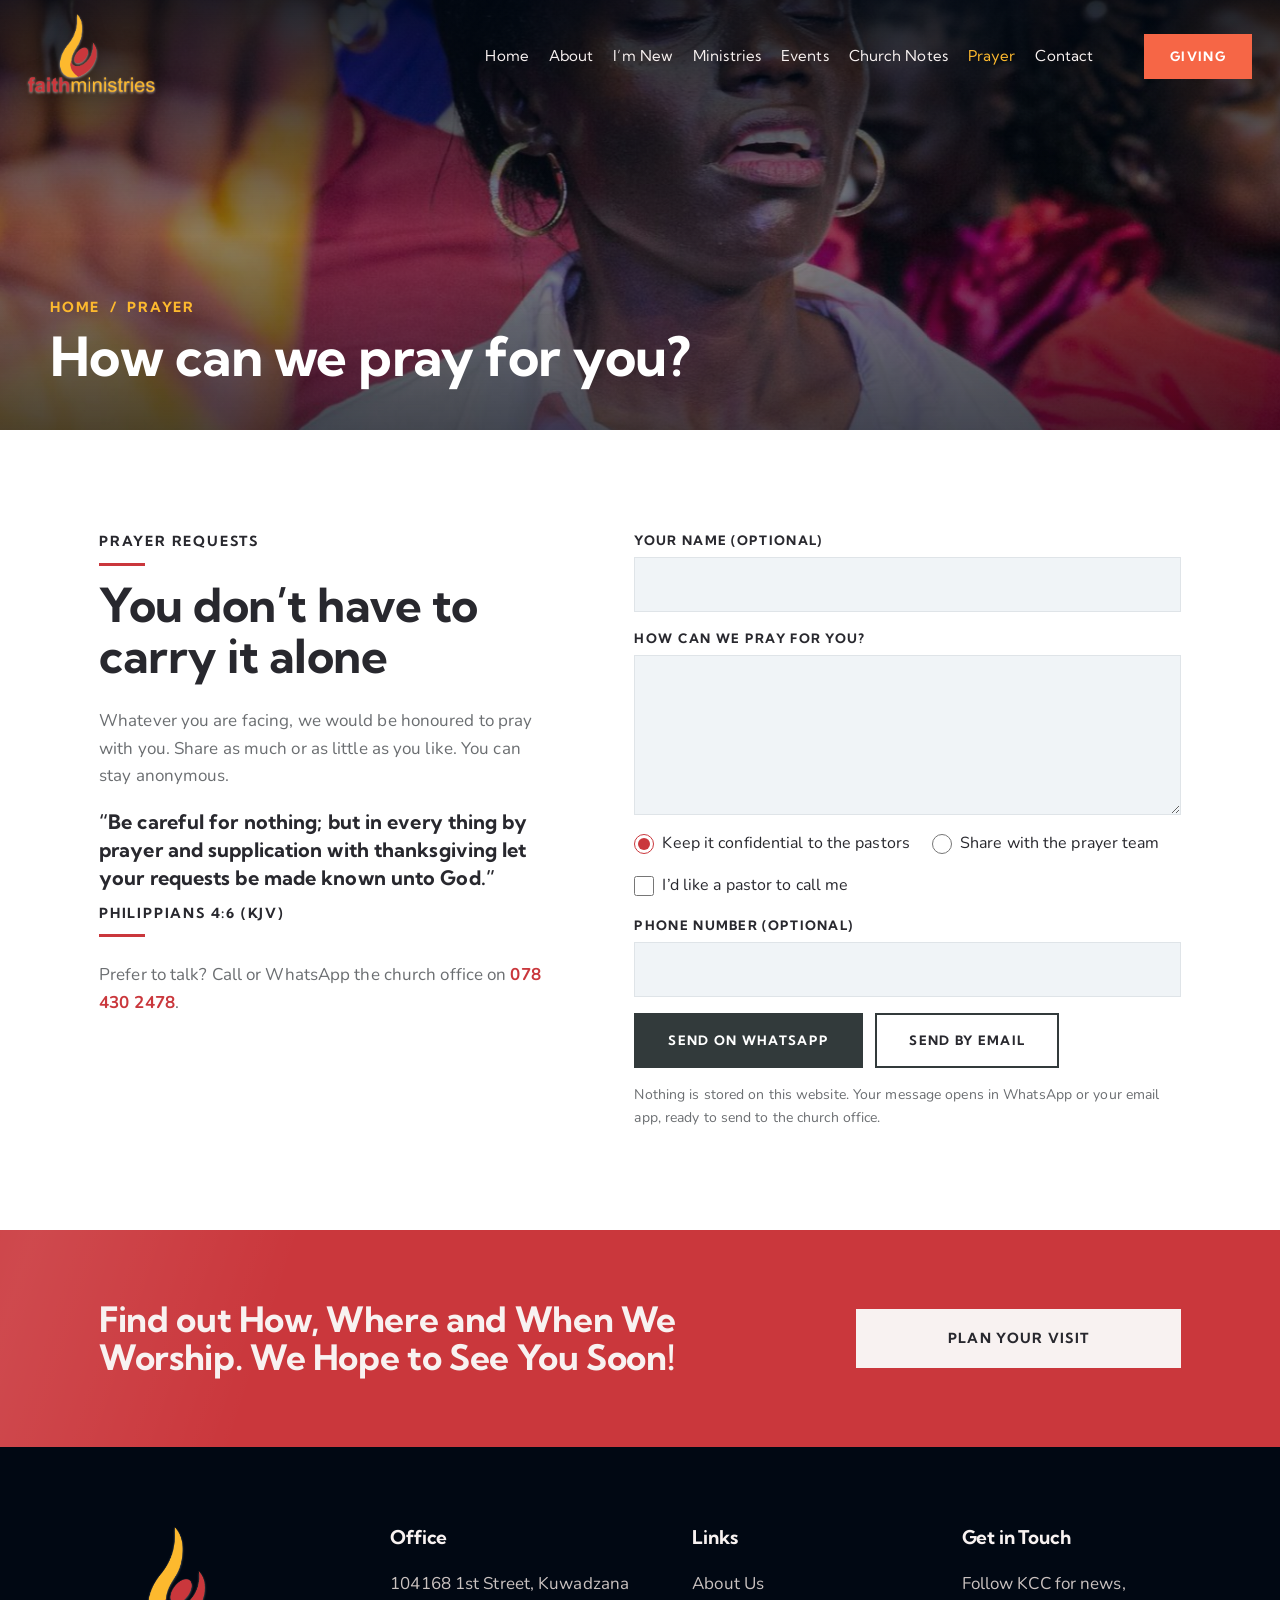
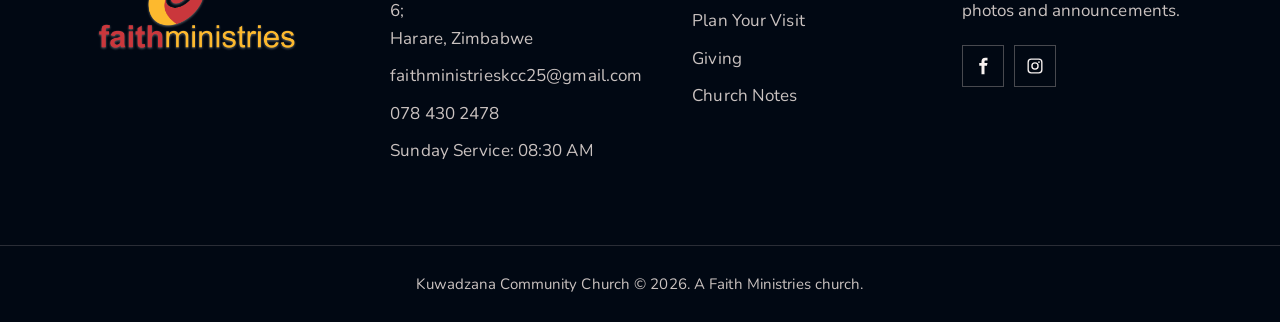
<file: prayer/index.html>
<!doctype html>
<html lang="en">
<head>
<meta charset="utf-8">
<meta name="viewport" content="width=device-width, initial-scale=1">
<title>Prayer | Kuwadzana Community Church (KCC)</title>
<meta name="description" content="Send a prayer request to Kuwadzana Community Church. Our pastors and prayer team will stand with you.">
<meta property="og:title" content="Prayer | Kuwadzana Community Church (KCC)">
<meta property="og:description" content="Send a prayer request to Kuwadzana Community Church. Our pastors and prayer team will stand with you.">
<meta property="og:type" content="website">
<meta property="og:url" content="https://ruerue123.github.io/kcc-website/prayer/">
<meta property="og:image" content="https://ruerue123.github.io/kcc-website/assets/photos/fellowship.jpg">
<link rel="icon" href="../assets/favicon.png">
<link rel="apple-touch-icon" href="../assets/icon-180.png">
<link rel="preconnect" href="https://fonts.googleapis.com">
<link href="https://fonts.googleapis.com/css2?family=Kumbh+Sans:wght@400;500;700&family=Nunito:wght@400;600;700&display=swap" rel="stylesheet">
<link rel="stylesheet" href="../assets/site.css">
</head>
<body id="top" data-wa="263784302478" data-email="faithministrieskcc25@gmail.com" data-sun-start="08:30" data-sun-end="11:00" data-sun-label="08:30 AM">
<a class="skip" href="#main">Skip to content</a>
<div class="progress" id="pg"></div>
<div class="livebar" id="live" hidden><i></i><span></span><a href="../visit/">Plan your visit</a></div>

<div class="mast">
<header>
 <div class="top">
  <a class="logo" href=".././"><img src="../assets/faith-ministries-logo.png" alt="Faith Ministries: Discipleship Through Relationships"></a>
  <a class="btn orange" href="../give/">Giving</a>
  <button class="burger" aria-label="Menu" aria-expanded="false" aria-controls="nl"><span></span><span></span><span></span></button>
 </div>
 <nav aria-label="Main"><ul id="nl">
  <li><a href=".././">Home</a></li>
  <li><a href="../about/">About</a></li>
  <li><a href="../visit/">I’m New</a></li>
  <li><a href="../ministries/">Ministries</a></li>
  <li><a href="../events/">Events</a></li>
  <li><a href="../notes/">Church Notes</a></li>
  <li><a href="../prayer/" class="cur" aria-current="page">Prayer</a></li>
  <li><a href="../contact/">Contact</a></li>
 </ul></nav>
</header>
<div class="phero" style="background-image:url(../assets/photos/prayer-hands.jpg);background-position:center 40%"><div class="tag"><small><a href=".././">Home</a> &nbsp;/&nbsp; Prayer</small><h1>How can we pray for you?</h1></div></div>
</div>

<main id="main">
<section class="sp"><div class="wrap contact">
 <div>
  <p class="eyebrow">Prayer Requests</p>
  <h2>You don’t have to carry it alone</h2>
  <p>Whatever you are facing, we would be honoured to pray with you. Share as much or as little as you like. You can stay anonymous.</p>
  <p style="margin-top:18px;font-family:'Kumbh Sans',sans-serif;font-weight:700;color:var(--dark);font-size:20px;line-height:1.4">“Be careful for nothing; but in every thing by prayer and supplication with thanksgiving let your requests be made known unto God.”</p>
  <p class="eyebrow" style="margin-top:10px">Philippians 4:6 (KJV)</p>
  <p style="margin-top:24px">Prefer to talk? Call or WhatsApp the church office on <a href="tel:+263784302478" style="color:var(--red);font-weight:700">078 430 2478</a>.</p>
 </div>
 <form data-msg="Prayer request">
  <label class="f">Your name (optional)<input name="name" data-label="From" autocomplete="name"></label>
  <label class="f">How can we pray for you?<textarea name="request" data-label="Request" rows="6" required></textarea></label>
  <div class="checks" role="radiogroup" aria-label="Who may see this request">
   <label><input type="radio" name="share" data-label="Sharing" value="Keep this confidential to the pastors" checked>Keep it confidential to the pastors</label>
   <label><input type="radio" name="share" data-label="Sharing" value="You may share this with the prayer team">Share with the prayer team</label>
  </div>
  <div class="checks"><label><input type="checkbox" name="callback" value="I would like a pastor to call me">I’d like a pastor to call me</label></div>
  <label class="f">Phone number (optional)<input name="phone" data-label="My number" type="tel" autocomplete="tel"></label>
  <div class="sendrow"><button class="btn" type="submit" data-via="wa">Send on WhatsApp</button><button class="btn line" type="submit" data-via="mail">Send by Email</button></div>
  <p class="hint">Nothing is stored on this website. Your message opens in WhatsApp or your email app, ready to send to the church office.</p>
  <div class="ok" role="status"></div>
 </form>
</div></section>

<section class="band"><div class="wrap">
 <h3>Find out How, Where and When We Worship. We Hope to See You Soon!</h3>
 <div class="stack"><a class="btn pale" href="../visit/">Plan Your Visit</a></div>
</div></section>
</main>

<footer>
 <div class="wrap fg">
  <div><span class="flogo"><img src="../assets/faith-ministries-logo.png" alt="Faith Ministries" loading="lazy"></span></div>
  <div><h6>Office</h6><ul><li>104168 1st Street, Kuwadzana 6;<br>Harare, Zimbabwe</li><li><a href="mailto:faithministrieskcc25@gmail.com">faithministrieskcc25@gmail.com</a></li><li><a href="tel:+263784302478">078 430 2478</a></li><li>Sunday Service: 08:30 AM</li></ul></div>
  <div><h6>Links</h6><ul><li><a href="../about/">About Us</a></li><li><a href="../visit/">Plan Your Visit</a></li><li><a href="../give/">Giving</a></li><li><a href="../notes/">Church Notes</a></li></ul></div>
  <div><h6>Get in Touch</h6><p>Follow KCC for news, photos and announcements.</p>
   <div class="social">
    <a href="https://www.facebook.com/profile.php?id=61572451777077" target="_blank" rel="noopener" aria-label="Facebook"><svg viewBox="0 0 24 24"><path d="M14 8V6c0-1 .3-1.500 1.600-1.500H18V1h-3c-3.300 0-5 2-5 5v2H7v3.500h3V23h4V11.500h3.200L18 8z"/></svg></a>
    <a href="https://www.instagram.com/kcc_faithministries" target="_blank" rel="noopener" aria-label="Instagram"><svg viewBox="0 0 24 24"><path d="M12 7a5 5 0 1 0 0 10 5 5 0 0 0 0-10zm0 8.200a3.200 3.200 0 1 1 0-6.400 3.200 3.200 0 0 1 0 6.400zM17.300 5.500a1.200 1.200 0 1 0 0 2.400 1.200 1.200 0 0 0 0-2.400zM17 2H7a5 5 0 0 0-5 5v10a5 5 0 0 0 5 5h10a5 5 0 0 0 5-5V7a5 5 0 0 0-5-5zm3.200 15a3.200 3.200 0 0 1-3.200 3.200H7A3.200 3.200 0 0 1 3.800 17V7A3.200 3.200 0 0 1 7 3.800h10A3.200 3.200 0 0 1 20.200 7z"/></svg></a>
   </div>
  </div>
 </div>
 <div class="copy">Kuwadzana Community Church © 2026. A Faith Ministries church.</div>
</footer>
<a class="totop" id="tt" href="#top" aria-label="Back to top">↑</a>
<script src="../assets/site.js"></script>
</body>
</html>
</file>
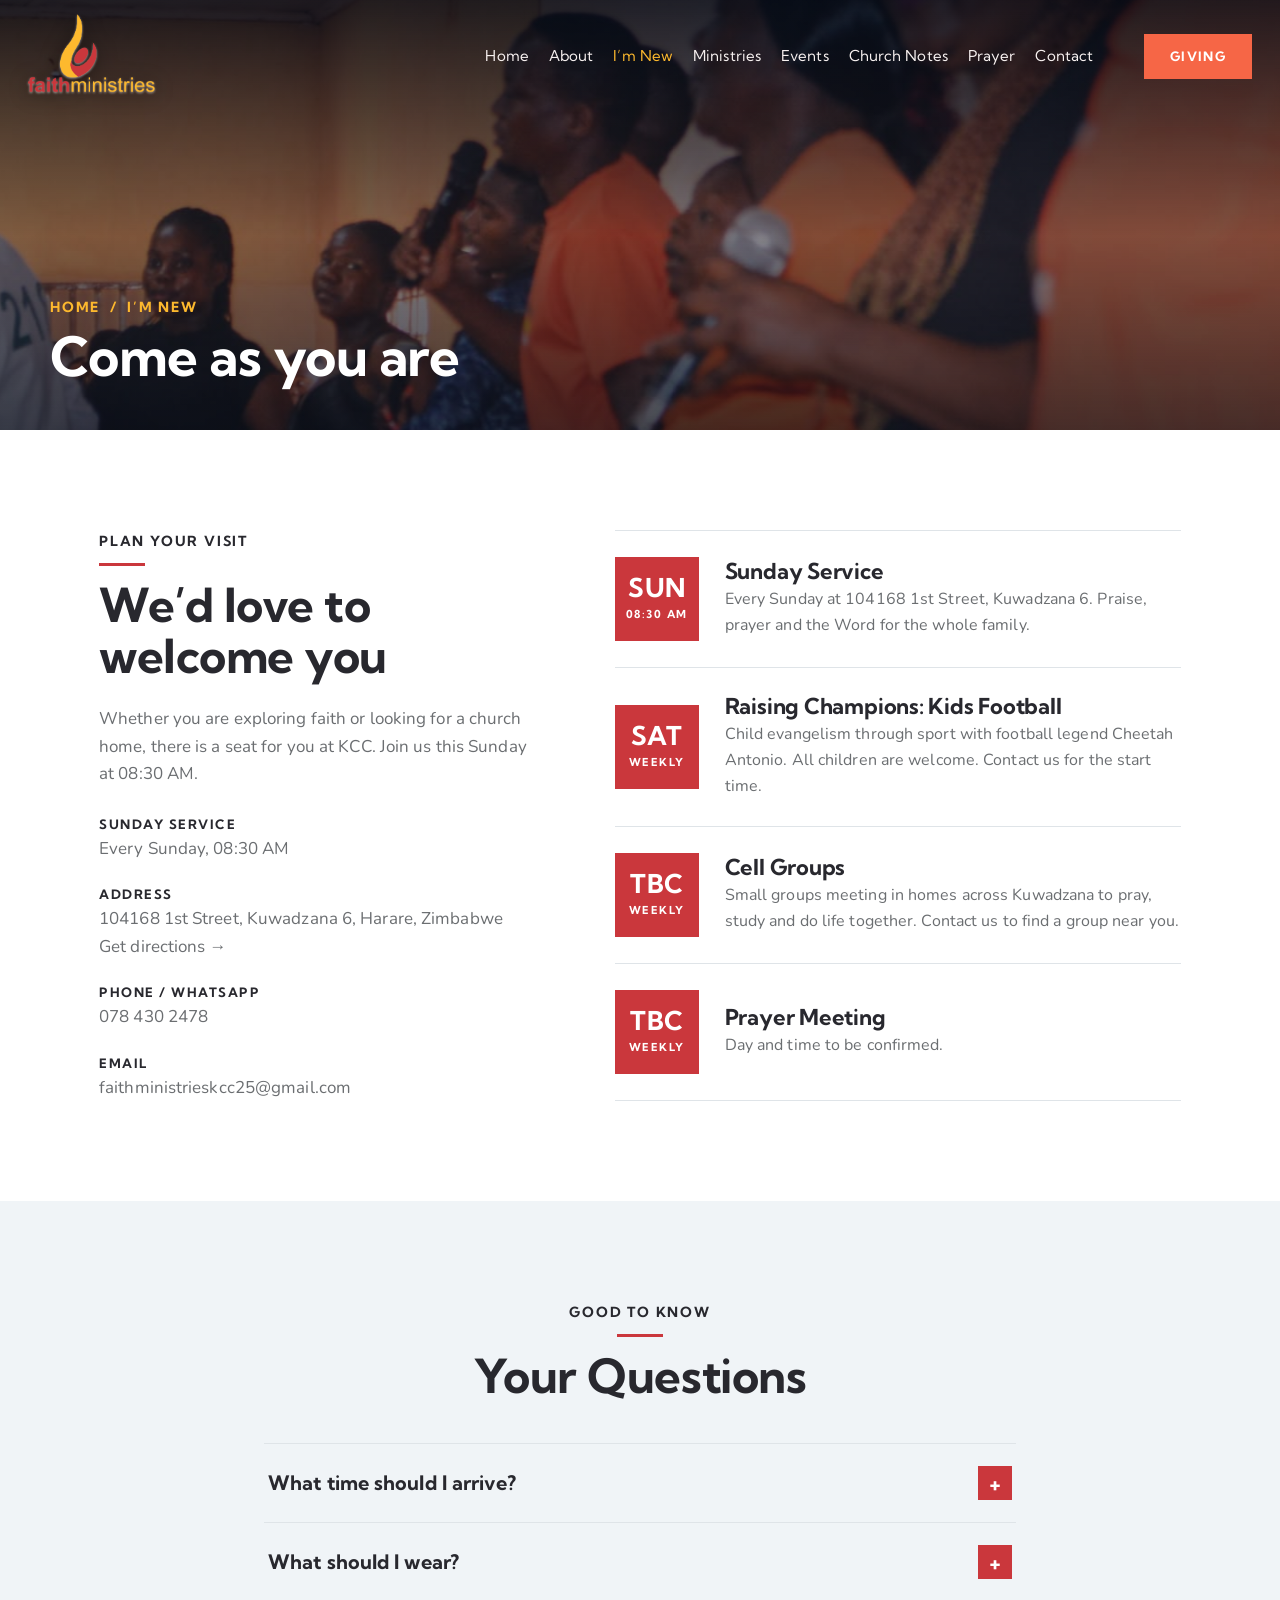
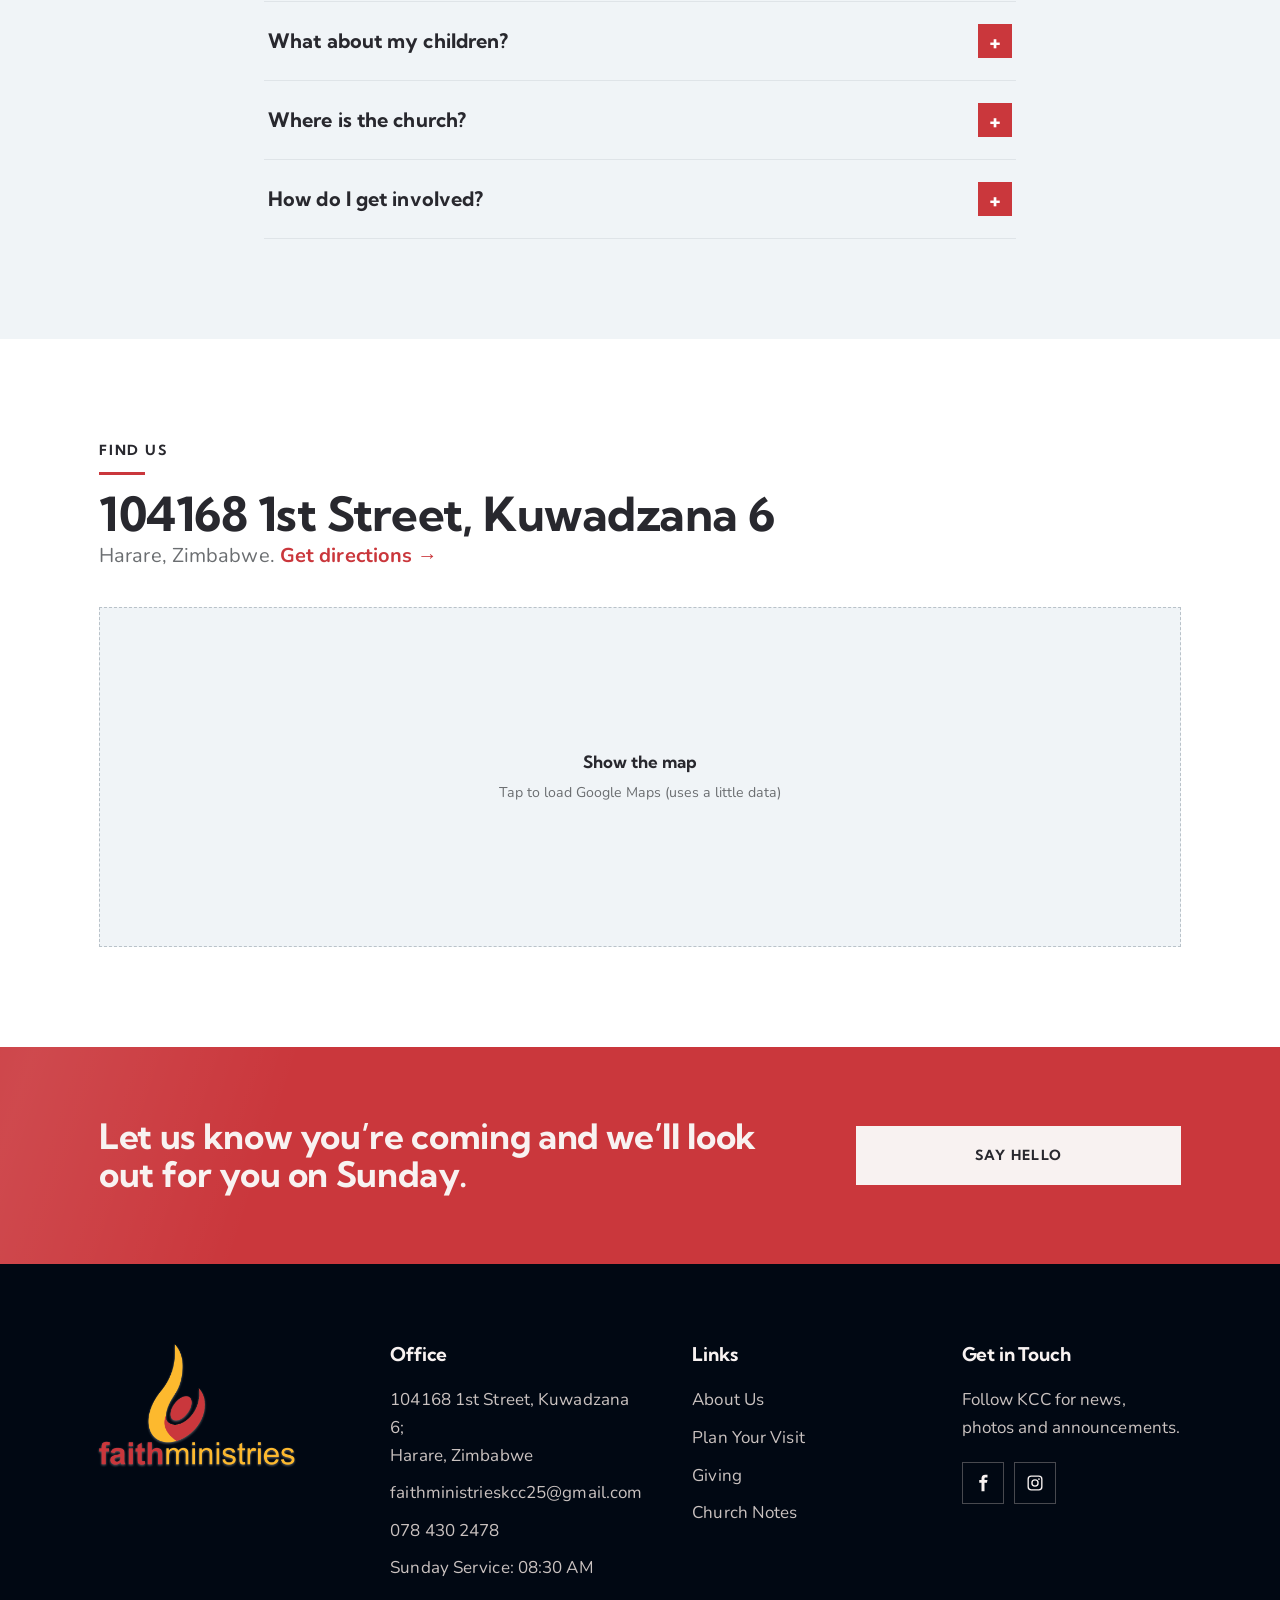
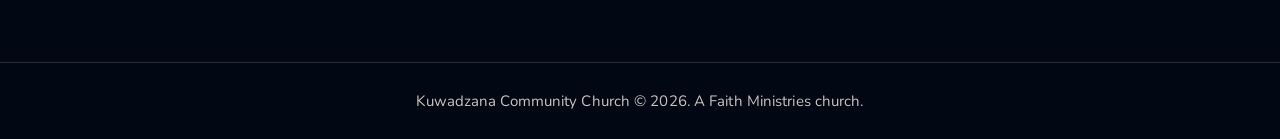
<file: visit/index.html>
<!doctype html>
<html lang="en">
<head>
<meta charset="utf-8">
<meta name="viewport" content="width=device-width, initial-scale=1">
<title>I’m New | Kuwadzana Community Church (KCC)</title>
<meta name="description" content="Planning your first visit to Kuwadzana Community Church: service time, what to expect, directions and answers to common questions.">
<meta property="og:title" content="I’m New | Kuwadzana Community Church (KCC)">
<meta property="og:description" content="Planning your first visit to Kuwadzana Community Church: service time, what to expect, directions and answers to common questions.">
<meta property="og:type" content="website">
<meta property="og:url" content="https://ruerue123.github.io/kcc-website/visit/">
<meta property="og:image" content="https://ruerue123.github.io/kcc-website/assets/photos/fellowship.jpg">
<link rel="icon" href="../assets/favicon.png">
<link rel="apple-touch-icon" href="../assets/icon-180.png">
<link rel="preconnect" href="https://fonts.googleapis.com">
<link href="https://fonts.googleapis.com/css2?family=Kumbh+Sans:wght@400;500;700&family=Nunito:wght@400;600;700&display=swap" rel="stylesheet">
<link rel="stylesheet" href="../assets/site.css">
</head>
<body id="top" data-wa="263784302478" data-email="faithministrieskcc25@gmail.com" data-sun-start="08:30" data-sun-end="11:00" data-sun-label="08:30 AM">
<a class="skip" href="#main">Skip to content</a>
<div class="progress" id="pg"></div>
<div class="livebar" id="live" hidden><i></i><span></span><a href="../visit/">Plan your visit</a></div>

<div class="mast">
<header>
 <div class="top">
  <a class="logo" href=".././"><img src="../assets/faith-ministries-logo.png" alt="Faith Ministries: Discipleship Through Relationships"></a>
  <a class="btn orange" href="../give/">Giving</a>
  <button class="burger" aria-label="Menu" aria-expanded="false" aria-controls="nl"><span></span><span></span><span></span></button>
 </div>
 <nav aria-label="Main"><ul id="nl">
  <li><a href=".././">Home</a></li>
  <li><a href="../about/">About</a></li>
  <li><a href="../visit/" class="cur" aria-current="page">I’m New</a></li>
  <li><a href="../ministries/">Ministries</a></li>
  <li><a href="../events/">Events</a></li>
  <li><a href="../notes/">Church Notes</a></li>
  <li><a href="../prayer/">Prayer</a></li>
  <li><a href="../contact/">Contact</a></li>
 </ul></nav>
</header>
<div class="phero" style="background-image:url(../assets/photos/fellowship.jpg);background-position:center 35%"><div class="tag"><small><a href=".././">Home</a> &nbsp;/&nbsp; I’m New</small><h1>Come as you are</h1></div></div>
</div>

<main id="main">
<section class="sp"><div class="wrap events">
 <div>
  <p class="eyebrow">Plan Your Visit</p>
  <h2>We’d love to welcome you</h2>
  <p>Whether you are exploring faith or looking for a church home, there is a seat for you at KCC. Join us this Sunday at 08:30 AM.</p>
  <dl style="margin-top:26px" class="vdl">
   <dt>Sunday Service</dt><dd>Every Sunday, 08:30 AM</dd>
   <dt>Address</dt><dd>104168 1st Street, Kuwadzana 6, Harare, Zimbabwe<br><a href="https://www.google.com/maps/search/?api=1&query=Kuwadzana%20Community%20Church%2C%20Kuwadzana%206%2C%20Harare" target="_blank" rel="noopener">Get directions →</a></dd>
   <dt>Phone / WhatsApp</dt><dd><a href="tel:+263784302478">078 430 2478</a></dd>
   <dt>Email</dt><dd><a href="mailto:faithministrieskcc25@gmail.com">faithministrieskcc25@gmail.com</a></dd>
  </dl>
 </div>
 <div>
  <div class="ev"><div class="d"><b>SUN</b><small>08:30 AM</small></div><div><h5>Sunday Service</h5><p>Every Sunday at 104168 1st Street, Kuwadzana 6. Praise, prayer and the Word for the whole family.</p></div></div>
  <div class="ev"><div class="d"><b>SAT</b><small>Weekly</small></div><div><h5>Raising Champions: Kids Football</h5><p>Child evangelism through sport with football legend Cheetah Antonio. All children are welcome. Contact us for the start time.</p></div></div>
  <div class="ev"><div class="d"><b>TBC</b><small>Weekly</small></div><div><h5>Cell Groups</h5><p>Small groups meeting in homes across Kuwadzana to pray, study and do life together. Contact us to find a group near you.</p></div></div>
  <div class="ev"><div class="d"><b>TBC</b><small>Weekly</small></div><div><h5>Prayer Meeting</h5><p>Day and time to be confirmed.</p></div></div>
 </div>
</div></section>

<section class="lightbg sp"><div class="wrap narrow">
 <div class="center"><p class="eyebrow">Good To Know</p><h2>Your Questions</h2></div>
 <div class="faq">
  <details><summary>What time should I arrive?</summary><p>The Sunday service starts at 08:30 AM. Come about 15 minutes early and our ushers will welcome you and help you find a seat.</p></details>
  <details><summary>What should I wear?</summary><p>Come as you are. You'll see everything from Sunday best to casual. What matters is that you're here.</p></details>
  <details><summary>What about my children?</summary><p>Children are welcome on Sundays, and every Saturday kids can join Raising Champions football on our grounds.</p></details>
  <details><summary>Where is the church?</summary><p>We meet at 104168 1st Street, Kuwadzana 6, Harare. Tap the map on this page for directions.</p></details>
  <details><summary>How do I get involved?</summary><p>Start with a cell group near you. From there you can serve in one of our ministries. Just tell us what you love doing.</p></details>
 </div>
</div></section>

<section class="sp"><div class="wrap">
 <p class="eyebrow">Find Us</p>
 <h2>104168 1st Street, Kuwadzana 6</h2>
 <p class="lead">Harare, Zimbabwe. <a href="https://www.google.com/maps/search/?api=1&query=Kuwadzana%20Community%20Church%2C%20Kuwadzana%206%2C%20Harare" target="_blank" rel="noopener" style="color:var(--red);font-weight:700">Get directions →</a></p>
 <div class="map"><button type="button" data-map="https://www.google.com/maps?q=Kuwadzana%20Community%20Church%2C%20Kuwadzana%206%2C%20Harare&output=embed">Show the map<small>Tap to load Google Maps (uses a little data)</small></button></div>
</div></section>

<section class="band"><div class="wrap">
 <h3>Let us know you’re coming and we’ll look out for you on Sunday.</h3>
 <div class="stack"><a class="btn pale" href="../contact/">Say Hello</a></div>
</div></section>
</main>

<footer>
 <div class="wrap fg">
  <div><span class="flogo"><img src="../assets/faith-ministries-logo.png" alt="Faith Ministries" loading="lazy"></span></div>
  <div><h6>Office</h6><ul><li>104168 1st Street, Kuwadzana 6;<br>Harare, Zimbabwe</li><li><a href="mailto:faithministrieskcc25@gmail.com">faithministrieskcc25@gmail.com</a></li><li><a href="tel:+263784302478">078 430 2478</a></li><li>Sunday Service: 08:30 AM</li></ul></div>
  <div><h6>Links</h6><ul><li><a href="../about/">About Us</a></li><li><a href="../visit/">Plan Your Visit</a></li><li><a href="../give/">Giving</a></li><li><a href="../notes/">Church Notes</a></li></ul></div>
  <div><h6>Get in Touch</h6><p>Follow KCC for news, photos and announcements.</p>
   <div class="social">
    <a href="https://www.facebook.com/profile.php?id=61572451777077" target="_blank" rel="noopener" aria-label="Facebook"><svg viewBox="0 0 24 24"><path d="M14 8V6c0-1 .3-1.500 1.600-1.500H18V1h-3c-3.300 0-5 2-5 5v2H7v3.500h3V23h4V11.500h3.200L18 8z"/></svg></a>
    <a href="https://www.instagram.com/kcc_faithministries" target="_blank" rel="noopener" aria-label="Instagram"><svg viewBox="0 0 24 24"><path d="M12 7a5 5 0 1 0 0 10 5 5 0 0 0 0-10zm0 8.200a3.200 3.200 0 1 1 0-6.400 3.200 3.200 0 0 1 0 6.400zM17.300 5.500a1.200 1.200 0 1 0 0 2.400 1.200 1.200 0 0 0 0-2.400zM17 2H7a5 5 0 0 0-5 5v10a5 5 0 0 0 5 5h10a5 5 0 0 0 5-5V7a5 5 0 0 0-5-5zm3.200 15a3.200 3.200 0 0 1-3.200 3.200H7A3.200 3.200 0 0 1 3.800 17V7A3.200 3.200 0 0 1 7 3.800h10A3.200 3.200 0 0 1 20.200 7z"/></svg></a>
   </div>
  </div>
 </div>
 <div class="copy">Kuwadzana Community Church © 2026. A Faith Ministries church.</div>
</footer>
<a class="totop" id="tt" href="#top" aria-label="Back to top">↑</a>
<script src="../assets/site.js"></script>
</body>
</html>
</file>
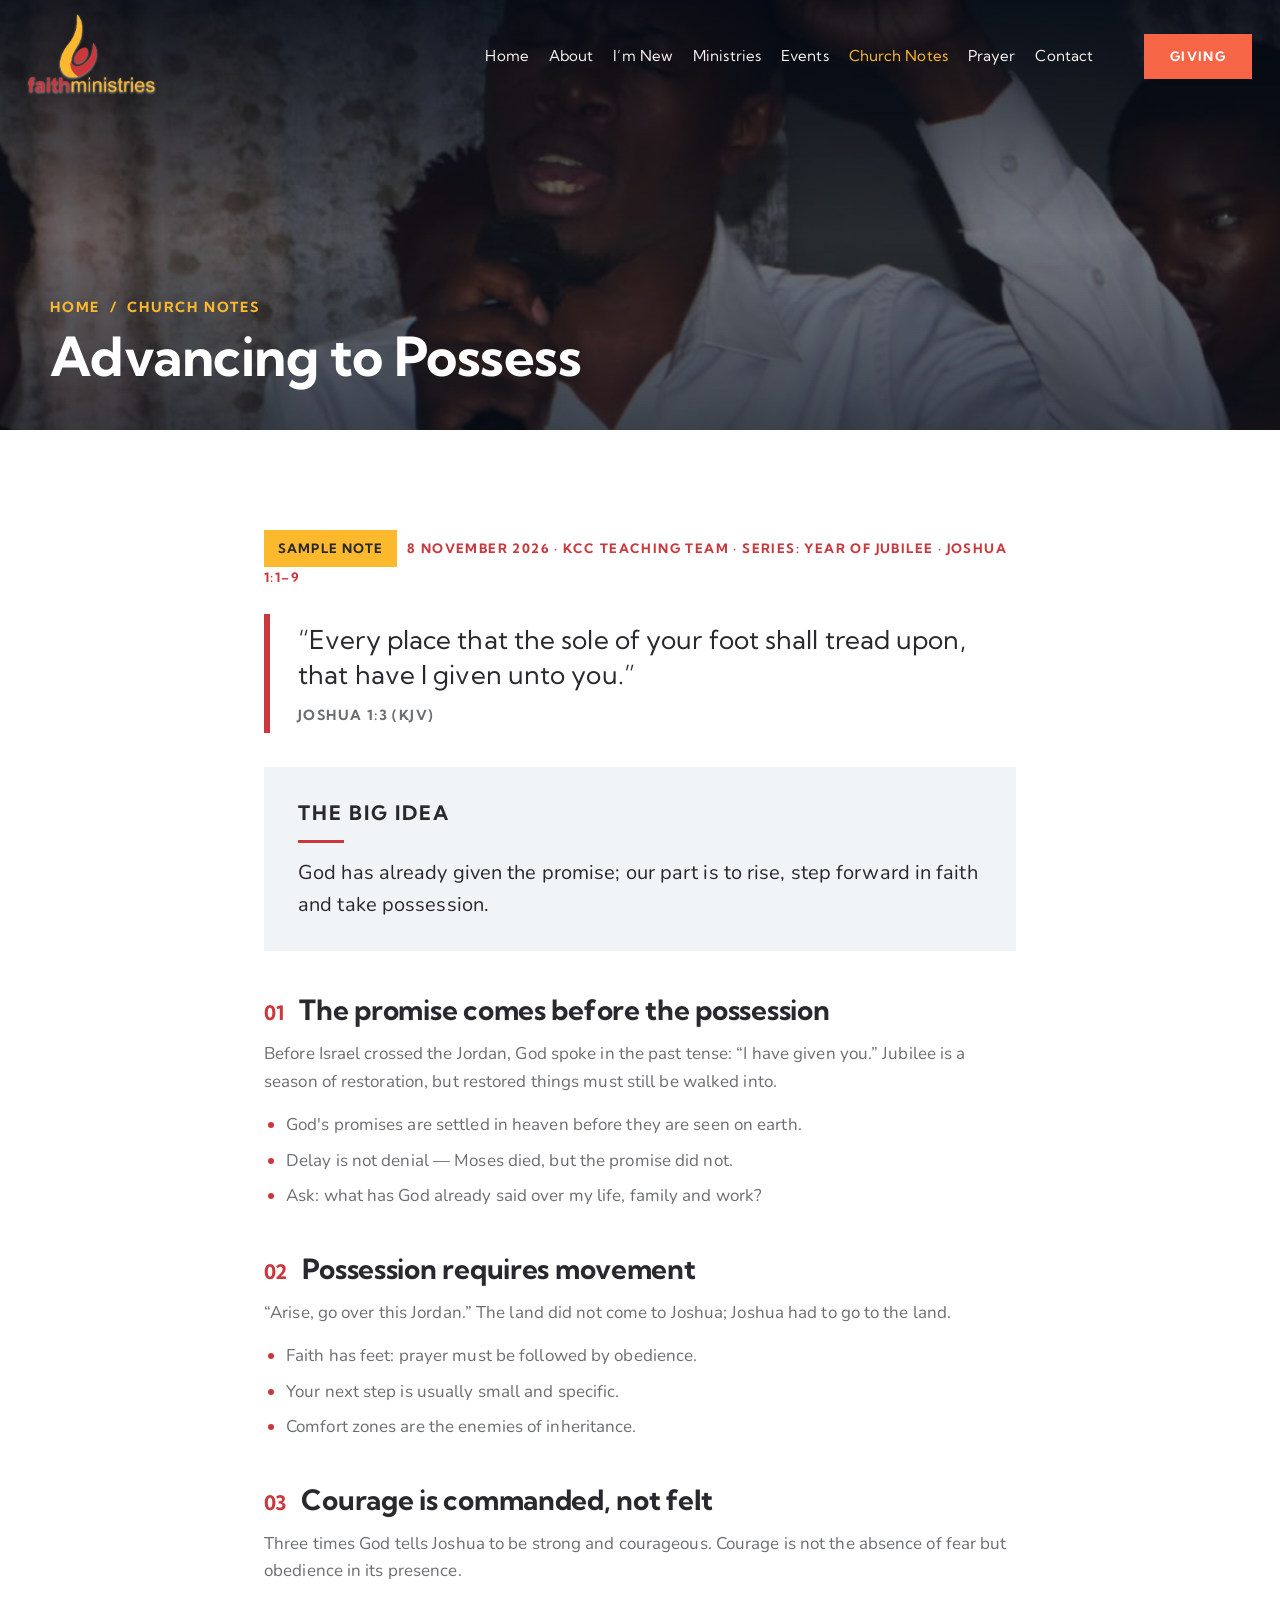
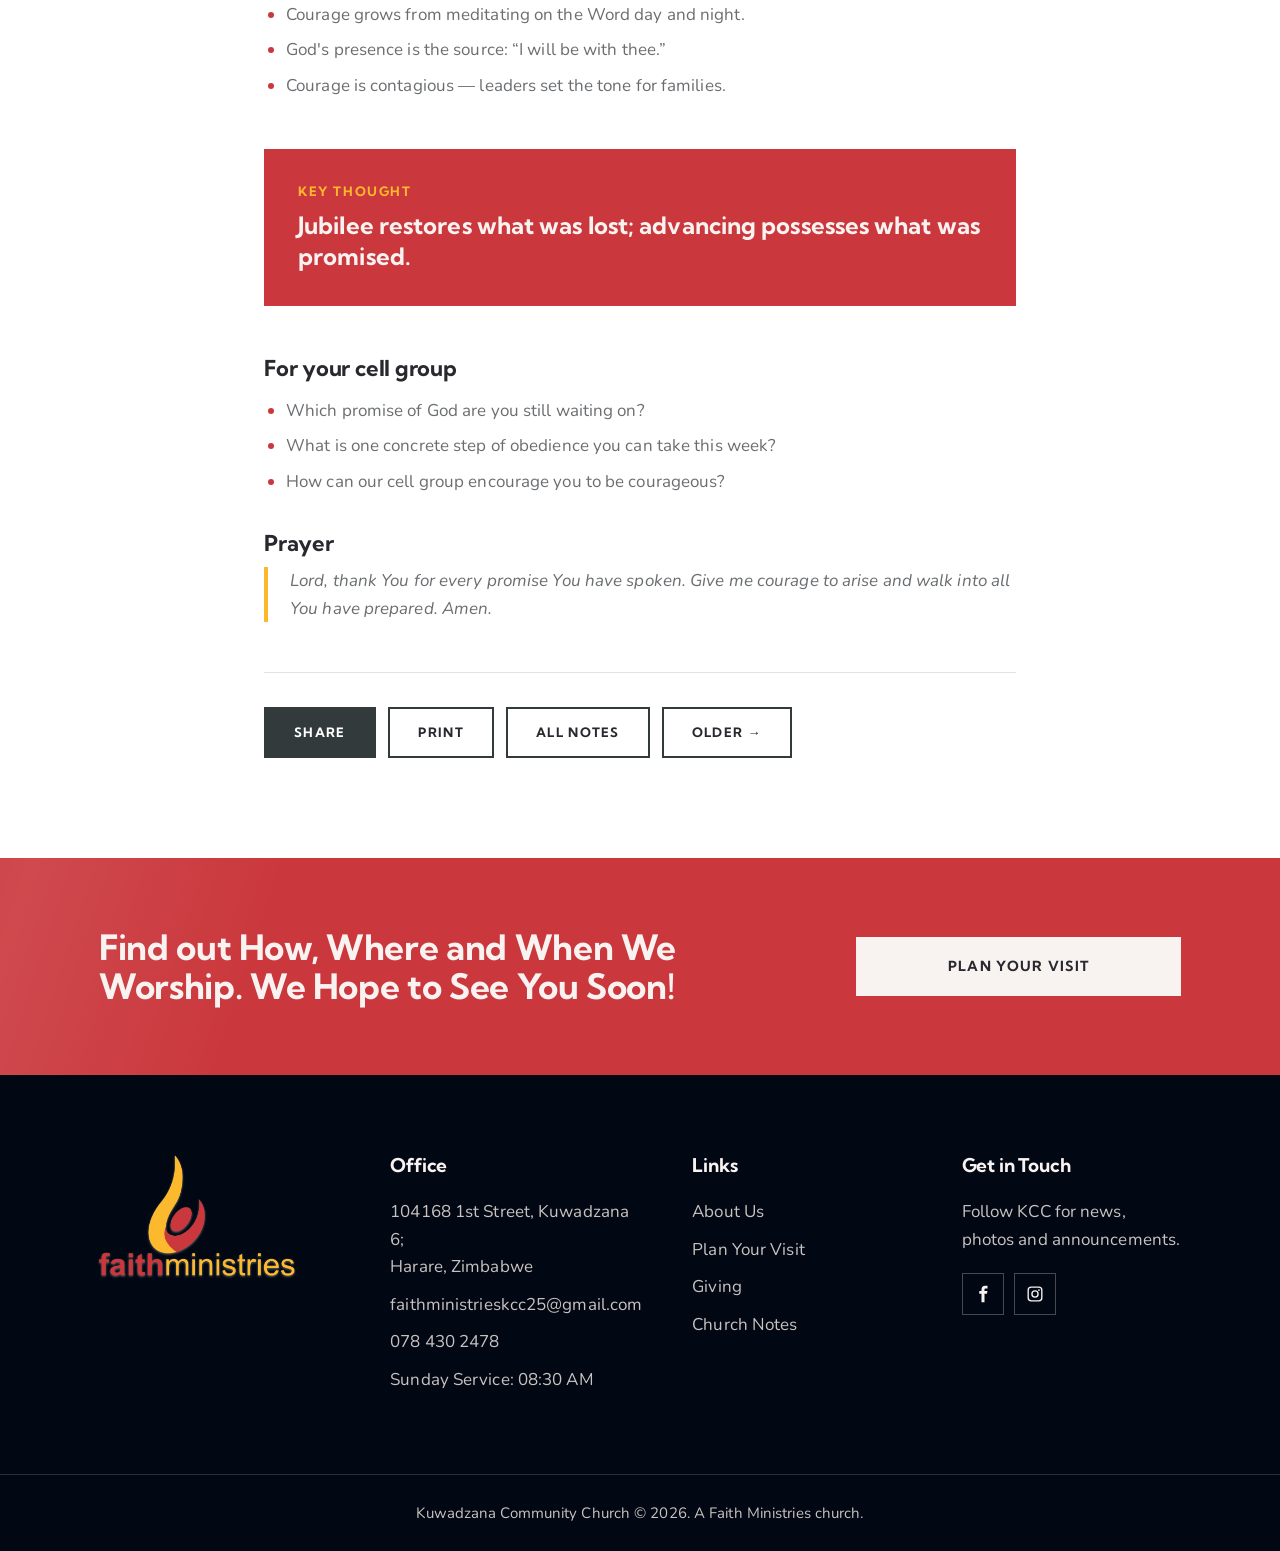
<file: notes/advancing-to-possess/index.html>
<!doctype html>
<html lang="en">
<head>
<meta charset="utf-8">
<meta name="viewport" content="width=device-width, initial-scale=1">
<title>Advancing to Possess | Kuwadzana Community Church (KCC)</title>
<meta name="description" content="God has already given the promise; our part is to rise, step forward in faith and take possession.">
<meta property="og:title" content="Advancing to Possess | Kuwadzana Community Church (KCC)">
<meta property="og:description" content="God has already given the promise; our part is to rise, step forward in faith and take possession.">
<meta property="og:type" content="website">
<meta property="og:url" content="https://ruerue123.github.io/kcc-website/notes/advancing-to-possess/">
<meta property="og:image" content="https://ruerue123.github.io/kcc-website/assets/photos/fellowship.jpg">
<link rel="icon" href="../../assets/favicon.png">
<link rel="apple-touch-icon" href="../../assets/icon-180.png">
<link rel="preconnect" href="https://fonts.googleapis.com">
<link href="https://fonts.googleapis.com/css2?family=Kumbh+Sans:wght@400;500;700&family=Nunito:wght@400;600;700&display=swap" rel="stylesheet">
<link rel="stylesheet" href="../../assets/site.css">
</head>
<body id="top" data-wa="263784302478" data-email="faithministrieskcc25@gmail.com" data-sun-start="08:30" data-sun-end="11:00" data-sun-label="08:30 AM">
<a class="skip" href="#main">Skip to content</a>
<div class="progress" id="pg"></div>
<div class="livebar" id="live" hidden><i></i><span></span><a href="../../visit/">Plan your visit</a></div>

<div class="mast">
<header>
 <div class="top">
  <a class="logo" href="../.././"><img src="../../assets/faith-ministries-logo.png" alt="Faith Ministries: Discipleship Through Relationships"></a>
  <a class="btn orange" href="../../give/">Giving</a>
  <button class="burger" aria-label="Menu" aria-expanded="false" aria-controls="nl"><span></span><span></span><span></span></button>
 </div>
 <nav aria-label="Main"><ul id="nl">
  <li><a href="../.././">Home</a></li>
  <li><a href="../../about/">About</a></li>
  <li><a href="../../visit/">I’m New</a></li>
  <li><a href="../../ministries/">Ministries</a></li>
  <li><a href="../../events/">Events</a></li>
  <li><a href="../../notes/" class="cur" aria-current="page">Church Notes</a></li>
  <li><a href="../../prayer/">Prayer</a></li>
  <li><a href="../../contact/">Contact</a></li>
 </ul></nav>
</header>
<div class="phero" style="background-image:url(../../assets/photos/worship.jpg);background-position:center 25%"><div class="tag"><small><a href="../.././">Home</a> &nbsp;/&nbsp; <a href="../">Church Notes</a></small><h1>Advancing to Possess</h1></div></div>
</div>

<main id="main">
<section class="sp"><article class="wrap narrow note">
 <p class="meta"><span class="tags" style="display:inline-flex;margin:0 10px 0 0"><span>Sample note</span></span>8 November 2026 · KCC Teaching Team · Series: Year of Jubilee · Joshua 1:1–9</p>
 <blockquote>“Every place that the sole of your foot shall tread upon, that have I given unto you.”<cite>Joshua 1:3 (KJV)</cite></blockquote>
 <div class="big"><p class="eyebrow">The Big Idea</p><p>God has already given the promise; our part is to rise, step forward in faith and take possession.</p></div>
 <h3><i>01</i>The promise comes before the possession</h3>
 <p>Before Israel crossed the Jordan, God spoke in the past tense: “I have given you.” Jubilee is a season of restoration, but restored things must still be walked into.</p>
 <ul><li>God's promises are settled in heaven before they are seen on earth.</li><li>Delay is not denial — Moses died, but the promise did not.</li><li>Ask: what has God already said over my life, family and work?</li></ul>
 <h3><i>02</i>Possession requires movement</h3>
 <p>“Arise, go over this Jordan.” The land did not come to Joshua; Joshua had to go to the land.</p>
 <ul><li>Faith has feet: prayer must be followed by obedience.</li><li>Your next step is usually small and specific.</li><li>Comfort zones are the enemies of inheritance.</li></ul>
 <h3><i>03</i>Courage is commanded, not felt</h3>
 <p>Three times God tells Joshua to be strong and courageous. Courage is not the absence of fear but obedience in its presence.</p>
 <ul><li>Courage grows from meditating on the Word day and night.</li><li>God's presence is the source: “I will be with thee.”</li><li>Courage is contagious — leaders set the tone for families.</li></ul>
 <div class="key"><small>Key Thought</small>Jubilee restores what was lost; advancing possesses what was promised.</div>
 <h4>For your cell group</h4>
 <ul><li>Which promise of God are you still waiting on?</li><li>What is one concrete step of obedience you can take this week?</li><li>How can our cell group encourage you to be courageous?</li></ul>
 <h4>Prayer</h4>
 <p class="pray">Lord, thank You for every promise You have spoken. Give me courage to arise and walk into all You have prepared. Amen.</p>
 <div class="acts">
  <button class="btn" type="button" data-share>Share</button>
  <button class="btn line" type="button" data-print>Print</button>
  <a class="btn line" href="../">All Notes</a>
  <a class="btn line" href="../train-up-a-child/">Older →</a>
  
 </div>
</article></section>

<section class="band"><div class="wrap">
 <h3>Find out How, Where and When We Worship. We Hope to See You Soon!</h3>
 <div class="stack"><a class="btn pale" href="../../visit/">Plan Your Visit</a></div>
</div></section>
</main>

<footer>
 <div class="wrap fg">
  <div><span class="flogo"><img src="../../assets/faith-ministries-logo.png" alt="Faith Ministries" loading="lazy"></span></div>
  <div><h6>Office</h6><ul><li>104168 1st Street, Kuwadzana 6;<br>Harare, Zimbabwe</li><li><a href="mailto:faithministrieskcc25@gmail.com">faithministrieskcc25@gmail.com</a></li><li><a href="tel:+263784302478">078 430 2478</a></li><li>Sunday Service: 08:30 AM</li></ul></div>
  <div><h6>Links</h6><ul><li><a href="../../about/">About Us</a></li><li><a href="../../visit/">Plan Your Visit</a></li><li><a href="../../give/">Giving</a></li><li><a href="../../notes/">Church Notes</a></li></ul></div>
  <div><h6>Get in Touch</h6><p>Follow KCC for news, photos and announcements.</p>
   <div class="social">
    <a href="https://www.facebook.com/profile.php?id=61572451777077" target="_blank" rel="noopener" aria-label="Facebook"><svg viewBox="0 0 24 24"><path d="M14 8V6c0-1 .3-1.500 1.600-1.500H18V1h-3c-3.300 0-5 2-5 5v2H7v3.500h3V23h4V11.500h3.200L18 8z"/></svg></a>
    <a href="https://www.instagram.com/kcc_faithministries" target="_blank" rel="noopener" aria-label="Instagram"><svg viewBox="0 0 24 24"><path d="M12 7a5 5 0 1 0 0 10 5 5 0 0 0 0-10zm0 8.200a3.200 3.200 0 1 1 0-6.400 3.200 3.200 0 0 1 0 6.400zM17.300 5.500a1.200 1.200 0 1 0 0 2.400 1.200 1.200 0 0 0 0-2.400zM17 2H7a5 5 0 0 0-5 5v10a5 5 0 0 0 5 5h10a5 5 0 0 0 5-5V7a5 5 0 0 0-5-5zm3.200 15a3.200 3.200 0 0 1-3.200 3.200H7A3.200 3.200 0 0 1 3.800 17V7A3.200 3.200 0 0 1 7 3.800h10A3.200 3.200 0 0 1 20.200 7z"/></svg></a>
   </div>
  </div>
 </div>
 <div class="copy">Kuwadzana Community Church © 2026. A Faith Ministries church.</div>
</footer>
<a class="totop" id="tt" href="#top" aria-label="Back to top">↑</a>
<script src="../../assets/site.js"></script>
</body>
</html>
</file>
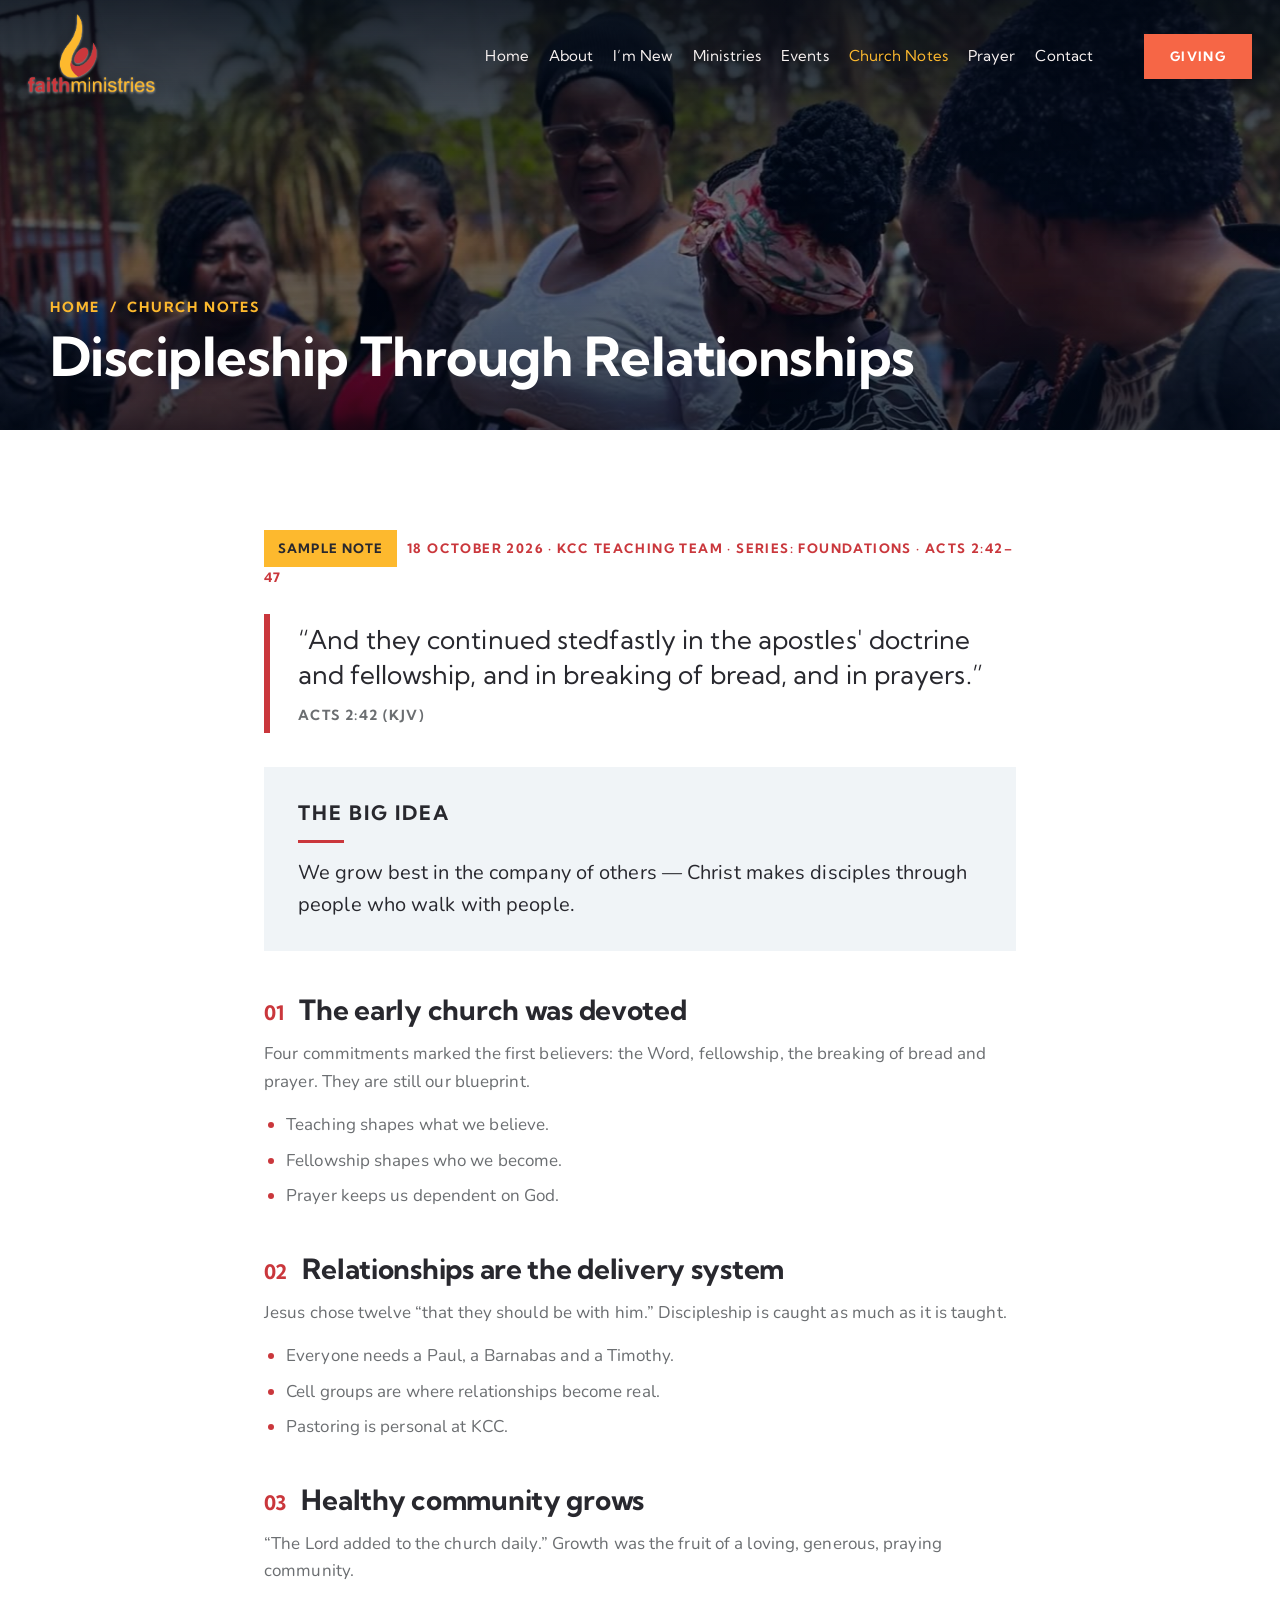
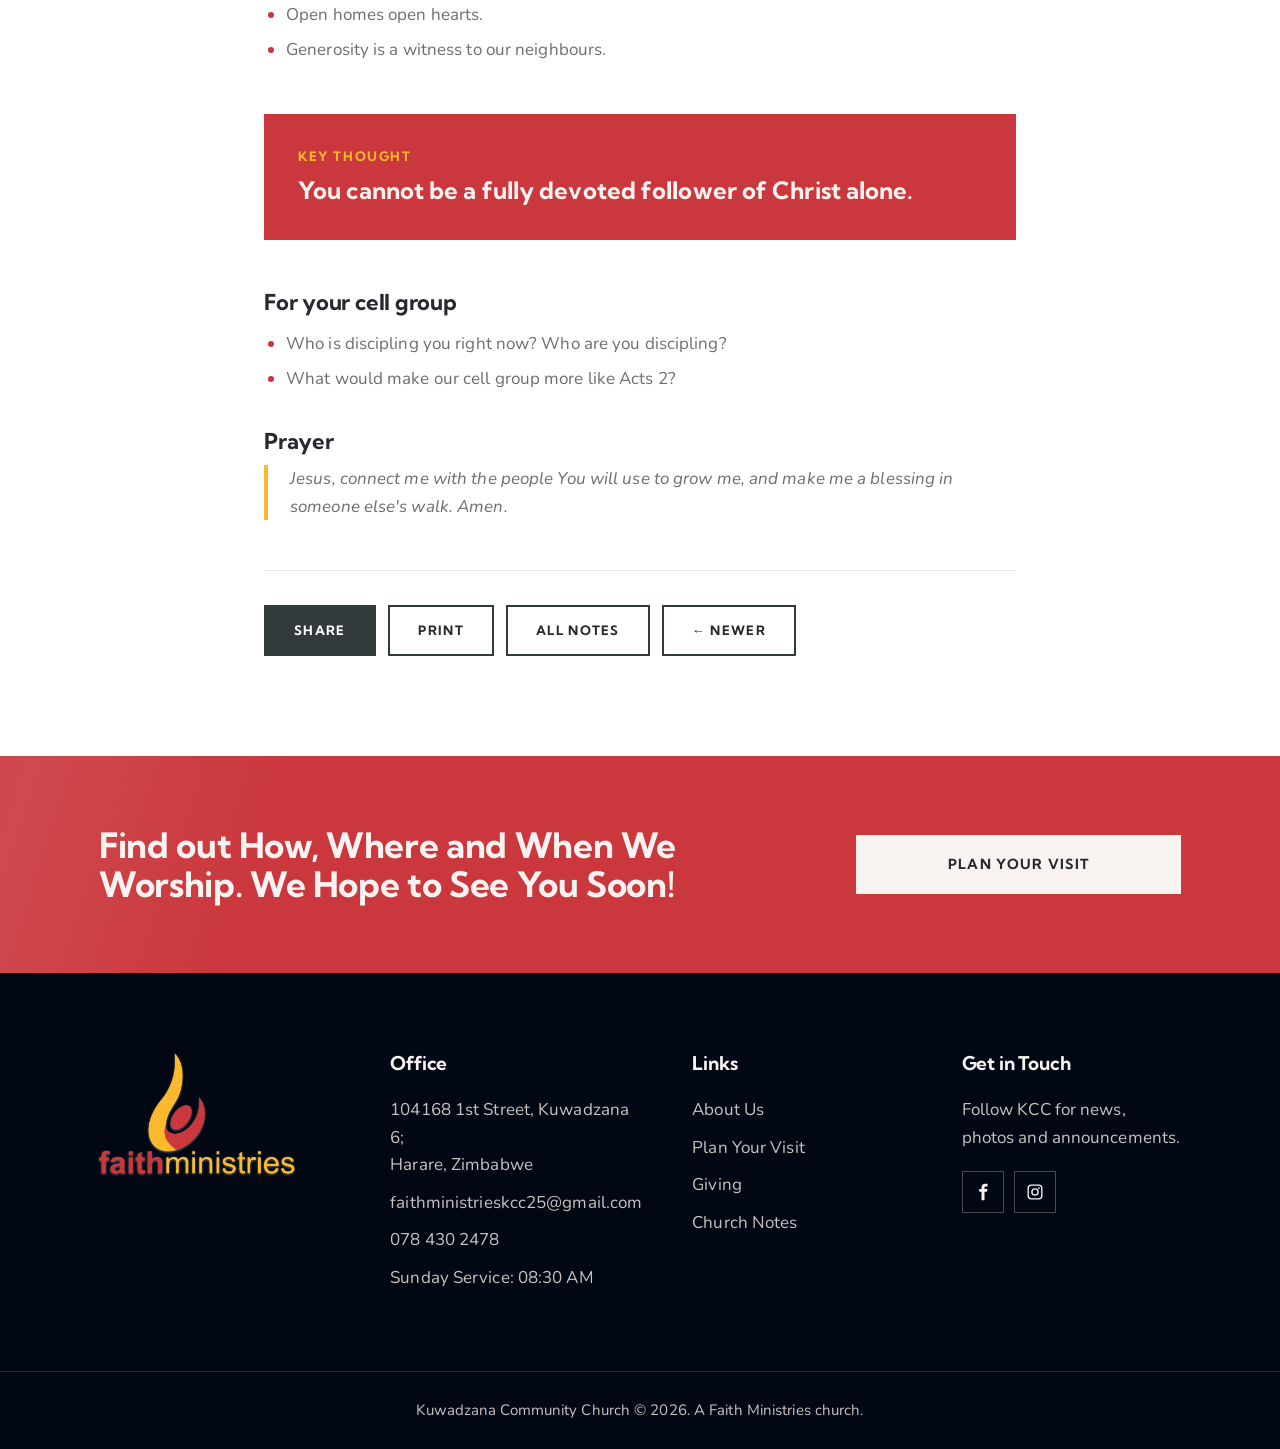
<file: notes/discipleship-through-relationships/index.html>
<!doctype html>
<html lang="en">
<head>
<meta charset="utf-8">
<meta name="viewport" content="width=device-width, initial-scale=1">
<title>Discipleship Through Relationships | Kuwadzana Community Church (KCC)</title>
<meta name="description" content="We grow best in the company of others — Christ makes disciples through people who walk with people.">
<meta property="og:title" content="Discipleship Through Relationships | Kuwadzana Community Church (KCC)">
<meta property="og:description" content="We grow best in the company of others — Christ makes disciples through people who walk with people.">
<meta property="og:type" content="website">
<meta property="og:url" content="https://ruerue123.github.io/kcc-website/notes/discipleship-through-relationships/">
<meta property="og:image" content="https://ruerue123.github.io/kcc-website/assets/photos/fellowship.jpg">
<link rel="icon" href="../../assets/favicon.png">
<link rel="apple-touch-icon" href="../../assets/icon-180.png">
<link rel="preconnect" href="https://fonts.googleapis.com">
<link href="https://fonts.googleapis.com/css2?family=Kumbh+Sans:wght@400;500;700&family=Nunito:wght@400;600;700&display=swap" rel="stylesheet">
<link rel="stylesheet" href="../../assets/site.css">
</head>
<body id="top" data-wa="263784302478" data-email="faithministrieskcc25@gmail.com" data-sun-start="08:30" data-sun-end="11:00" data-sun-label="08:30 AM">
<a class="skip" href="#main">Skip to content</a>
<div class="progress" id="pg"></div>
<div class="livebar" id="live" hidden><i></i><span></span><a href="../../visit/">Plan your visit</a></div>

<div class="mast">
<header>
 <div class="top">
  <a class="logo" href="../.././"><img src="../../assets/faith-ministries-logo.png" alt="Faith Ministries: Discipleship Through Relationships"></a>
  <a class="btn orange" href="../../give/">Giving</a>
  <button class="burger" aria-label="Menu" aria-expanded="false" aria-controls="nl"><span></span><span></span><span></span></button>
 </div>
 <nav aria-label="Main"><ul id="nl">
  <li><a href="../.././">Home</a></li>
  <li><a href="../../about/">About</a></li>
  <li><a href="../../visit/">I’m New</a></li>
  <li><a href="../../ministries/">Ministries</a></li>
  <li><a href="../../events/">Events</a></li>
  <li><a href="../../notes/" class="cur" aria-current="page">Church Notes</a></li>
  <li><a href="../../prayer/">Prayer</a></li>
  <li><a href="../../contact/">Contact</a></li>
 </ul></nav>
</header>
<div class="phero" style="background-image:url(../../assets/photos/gathering.jpg);background-position:center 25%"><div class="tag"><small><a href="../.././">Home</a> &nbsp;/&nbsp; <a href="../">Church Notes</a></small><h1>Discipleship Through Relationships</h1></div></div>
</div>

<main id="main">
<section class="sp"><article class="wrap narrow note">
 <p class="meta"><span class="tags" style="display:inline-flex;margin:0 10px 0 0"><span>Sample note</span></span>18 October 2026 · KCC Teaching Team · Series: Foundations · Acts 2:42–47</p>
 <blockquote>“And they continued stedfastly in the apostles' doctrine and fellowship, and in breaking of bread, and in prayers.”<cite>Acts 2:42 (KJV)</cite></blockquote>
 <div class="big"><p class="eyebrow">The Big Idea</p><p>We grow best in the company of others — Christ makes disciples through people who walk with people.</p></div>
 <h3><i>01</i>The early church was devoted</h3>
 <p>Four commitments marked the first believers: the Word, fellowship, the breaking of bread and prayer. They are still our blueprint.</p>
 <ul><li>Teaching shapes what we believe.</li><li>Fellowship shapes who we become.</li><li>Prayer keeps us dependent on God.</li></ul>
 <h3><i>02</i>Relationships are the delivery system</h3>
 <p>Jesus chose twelve “that they should be with him.” Discipleship is caught as much as it is taught.</p>
 <ul><li>Everyone needs a Paul, a Barnabas and a Timothy.</li><li>Cell groups are where relationships become real.</li><li>Pastoring is personal at KCC.</li></ul>
 <h3><i>03</i>Healthy community grows</h3>
 <p>“The Lord added to the church daily.” Growth was the fruit of a loving, generous, praying community.</p>
 <ul><li>Open homes open hearts.</li><li>Generosity is a witness to our neighbours.</li></ul>
 <div class="key"><small>Key Thought</small>You cannot be a fully devoted follower of Christ alone.</div>
 <h4>For your cell group</h4>
 <ul><li>Who is discipling you right now? Who are you discipling?</li><li>What would make our cell group more like Acts 2?</li></ul>
 <h4>Prayer</h4>
 <p class="pray">Jesus, connect me with the people You will use to grow me, and make me a blessing in someone else's walk. Amen.</p>
 <div class="acts">
  <button class="btn" type="button" data-share>Share</button>
  <button class="btn line" type="button" data-print>Print</button>
  <a class="btn line" href="../">All Notes</a>
  
  <a class="btn line" href="../hitherto-the-lord-hath-helped-us/">← Newer</a>
 </div>
</article></section>

<section class="band"><div class="wrap">
 <h3>Find out How, Where and When We Worship. We Hope to See You Soon!</h3>
 <div class="stack"><a class="btn pale" href="../../visit/">Plan Your Visit</a></div>
</div></section>
</main>

<footer>
 <div class="wrap fg">
  <div><span class="flogo"><img src="../../assets/faith-ministries-logo.png" alt="Faith Ministries" loading="lazy"></span></div>
  <div><h6>Office</h6><ul><li>104168 1st Street, Kuwadzana 6;<br>Harare, Zimbabwe</li><li><a href="mailto:faithministrieskcc25@gmail.com">faithministrieskcc25@gmail.com</a></li><li><a href="tel:+263784302478">078 430 2478</a></li><li>Sunday Service: 08:30 AM</li></ul></div>
  <div><h6>Links</h6><ul><li><a href="../../about/">About Us</a></li><li><a href="../../visit/">Plan Your Visit</a></li><li><a href="../../give/">Giving</a></li><li><a href="../../notes/">Church Notes</a></li></ul></div>
  <div><h6>Get in Touch</h6><p>Follow KCC for news, photos and announcements.</p>
   <div class="social">
    <a href="https://www.facebook.com/profile.php?id=61572451777077" target="_blank" rel="noopener" aria-label="Facebook"><svg viewBox="0 0 24 24"><path d="M14 8V6c0-1 .3-1.500 1.600-1.500H18V1h-3c-3.300 0-5 2-5 5v2H7v3.500h3V23h4V11.500h3.200L18 8z"/></svg></a>
    <a href="https://www.instagram.com/kcc_faithministries" target="_blank" rel="noopener" aria-label="Instagram"><svg viewBox="0 0 24 24"><path d="M12 7a5 5 0 1 0 0 10 5 5 0 0 0 0-10zm0 8.200a3.200 3.200 0 1 1 0-6.400 3.200 3.200 0 0 1 0 6.400zM17.300 5.500a1.200 1.200 0 1 0 0 2.400 1.200 1.200 0 0 0 0-2.400zM17 2H7a5 5 0 0 0-5 5v10a5 5 0 0 0 5 5h10a5 5 0 0 0 5-5V7a5 5 0 0 0-5-5zm3.200 15a3.200 3.200 0 0 1-3.200 3.200H7A3.200 3.200 0 0 1 3.800 17V7A3.200 3.200 0 0 1 7 3.800h10A3.200 3.200 0 0 1 20.200 7z"/></svg></a>
   </div>
  </div>
 </div>
 <div class="copy">Kuwadzana Community Church © 2026. A Faith Ministries church.</div>
</footer>
<a class="totop" id="tt" href="#top" aria-label="Back to top">↑</a>
<script src="../../assets/site.js"></script>
</body>
</html>
</file>
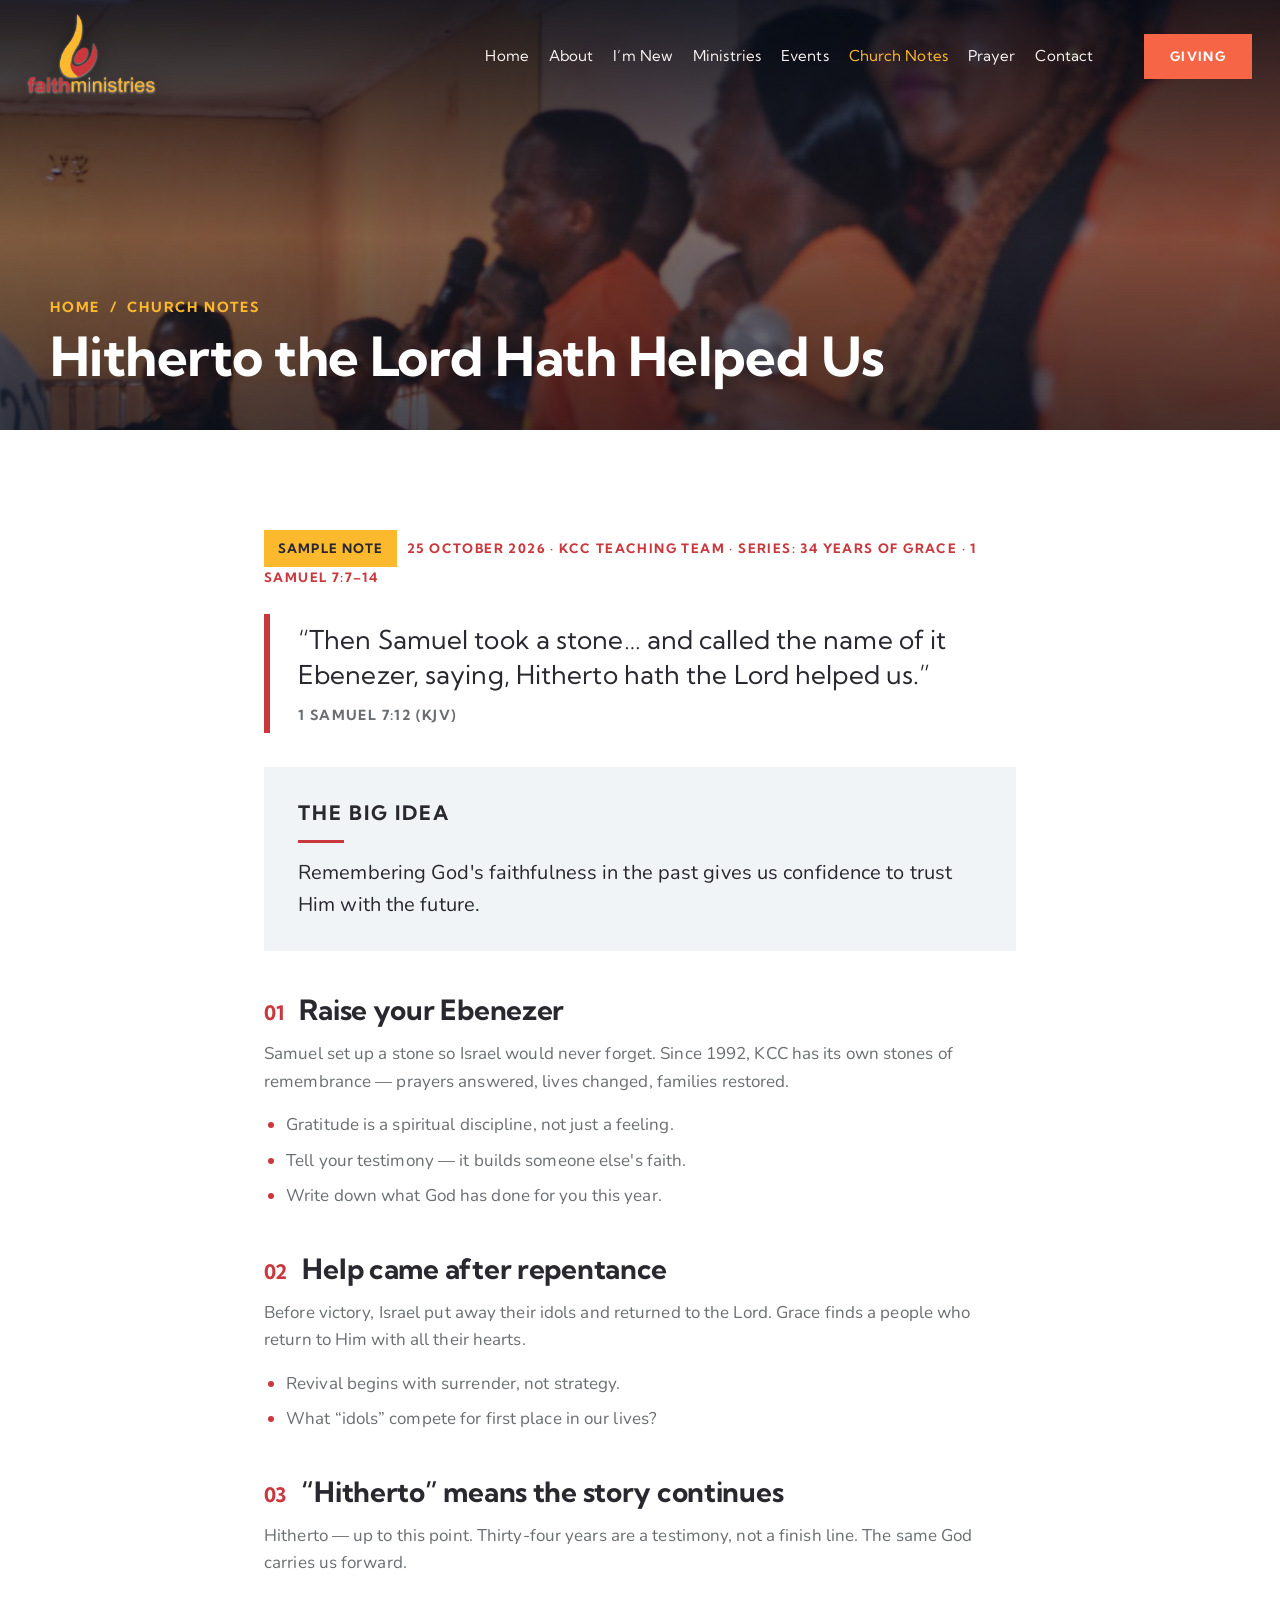
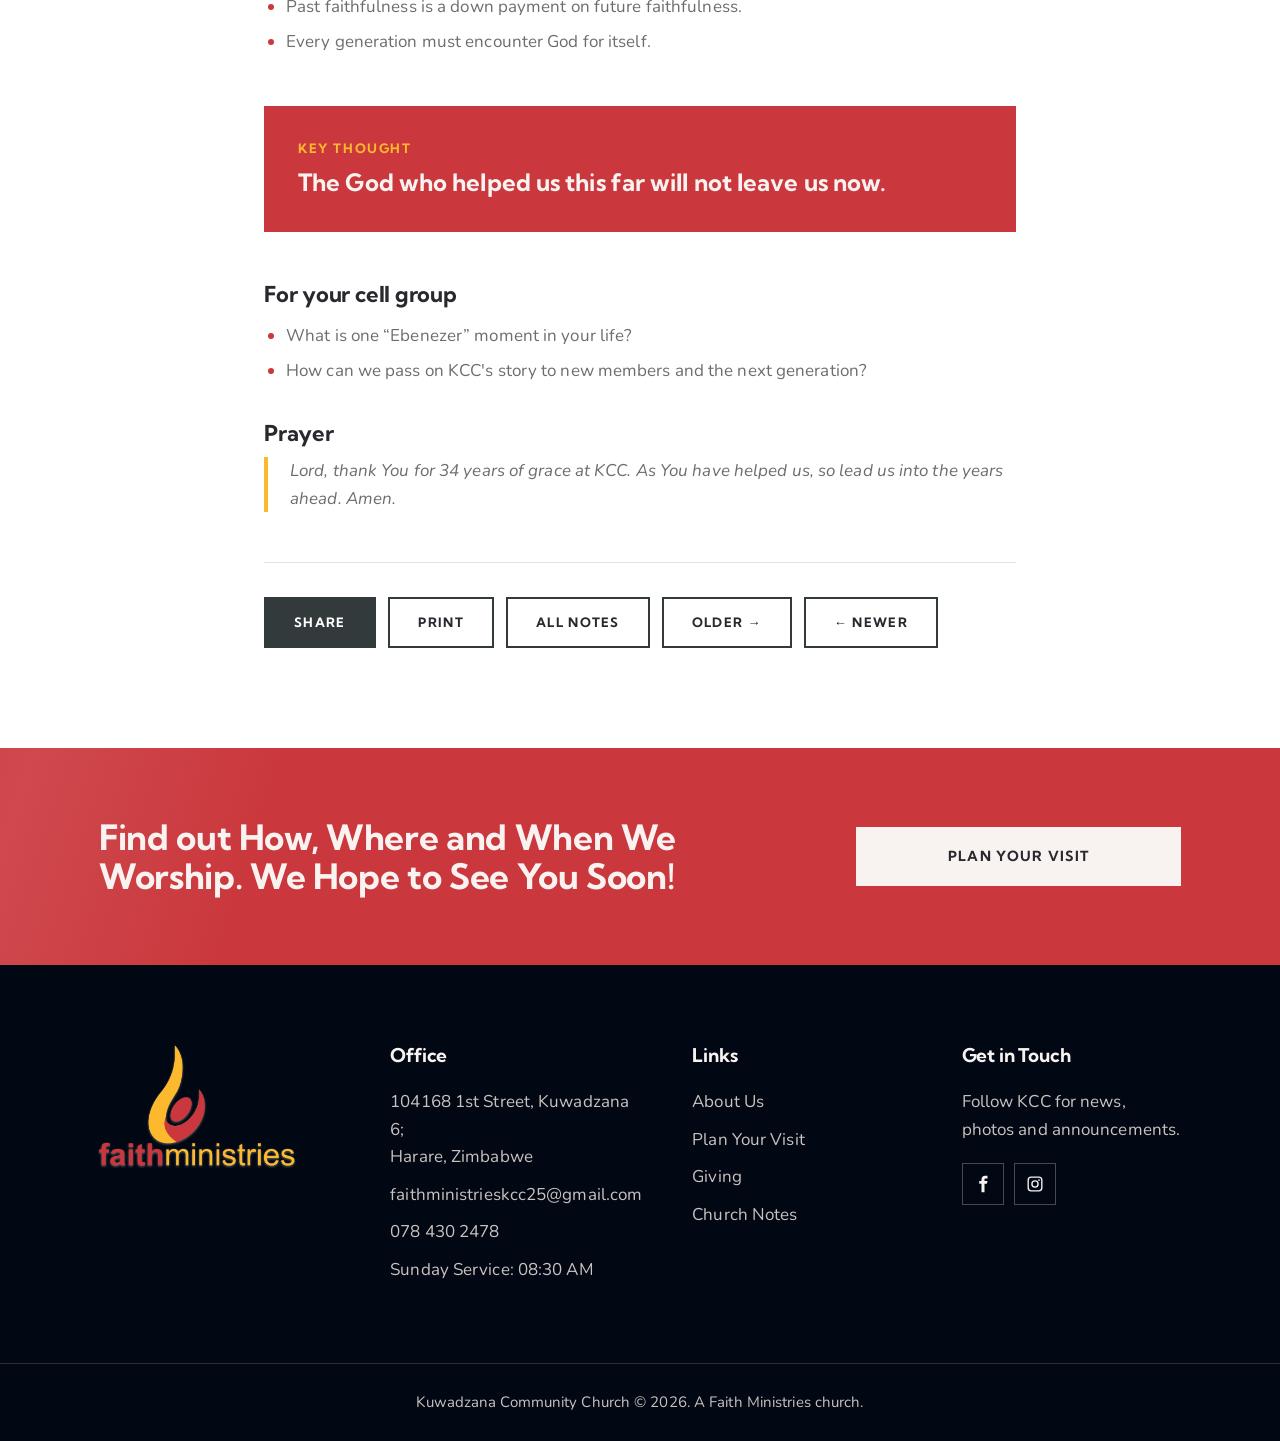
<file: notes/hitherto-the-lord-hath-helped-us/index.html>
<!doctype html>
<html lang="en">
<head>
<meta charset="utf-8">
<meta name="viewport" content="width=device-width, initial-scale=1">
<title>Hitherto the Lord Hath Helped Us | Kuwadzana Community Church (KCC)</title>
<meta name="description" content="Remembering God's faithfulness in the past gives us confidence to trust Him with the future.">
<meta property="og:title" content="Hitherto the Lord Hath Helped Us | Kuwadzana Community Church (KCC)">
<meta property="og:description" content="Remembering God's faithfulness in the past gives us confidence to trust Him with the future.">
<meta property="og:type" content="website">
<meta property="og:url" content="https://ruerue123.github.io/kcc-website/notes/hitherto-the-lord-hath-helped-us/">
<meta property="og:image" content="https://ruerue123.github.io/kcc-website/assets/photos/fellowship.jpg">
<link rel="icon" href="../../assets/favicon.png">
<link rel="apple-touch-icon" href="../../assets/icon-180.png">
<link rel="preconnect" href="https://fonts.googleapis.com">
<link href="https://fonts.googleapis.com/css2?family=Kumbh+Sans:wght@400;500;700&family=Nunito:wght@400;600;700&display=swap" rel="stylesheet">
<link rel="stylesheet" href="../../assets/site.css">
</head>
<body id="top" data-wa="263784302478" data-email="faithministrieskcc25@gmail.com" data-sun-start="08:30" data-sun-end="11:00" data-sun-label="08:30 AM">
<a class="skip" href="#main">Skip to content</a>
<div class="progress" id="pg"></div>
<div class="livebar" id="live" hidden><i></i><span></span><a href="../../visit/">Plan your visit</a></div>

<div class="mast">
<header>
 <div class="top">
  <a class="logo" href="../.././"><img src="../../assets/faith-ministries-logo.png" alt="Faith Ministries: Discipleship Through Relationships"></a>
  <a class="btn orange" href="../../give/">Giving</a>
  <button class="burger" aria-label="Menu" aria-expanded="false" aria-controls="nl"><span></span><span></span><span></span></button>
 </div>
 <nav aria-label="Main"><ul id="nl">
  <li><a href="../.././">Home</a></li>
  <li><a href="../../about/">About</a></li>
  <li><a href="../../visit/">I’m New</a></li>
  <li><a href="../../ministries/">Ministries</a></li>
  <li><a href="../../events/">Events</a></li>
  <li><a href="../../notes/" class="cur" aria-current="page">Church Notes</a></li>
  <li><a href="../../prayer/">Prayer</a></li>
  <li><a href="../../contact/">Contact</a></li>
 </ul></nav>
</header>
<div class="phero" style="background-image:url(../../assets/photos/fellowship.jpg);background-position:center 25%"><div class="tag"><small><a href="../.././">Home</a> &nbsp;/&nbsp; <a href="../">Church Notes</a></small><h1>Hitherto the Lord Hath Helped Us</h1></div></div>
</div>

<main id="main">
<section class="sp"><article class="wrap narrow note">
 <p class="meta"><span class="tags" style="display:inline-flex;margin:0 10px 0 0"><span>Sample note</span></span>25 October 2026 · KCC Teaching Team · Series: 34 Years of Grace · 1 Samuel 7:7–14</p>
 <blockquote>“Then Samuel took a stone… and called the name of it Ebenezer, saying, Hitherto hath the Lord helped us.”<cite>1 Samuel 7:12 (KJV)</cite></blockquote>
 <div class="big"><p class="eyebrow">The Big Idea</p><p>Remembering God's faithfulness in the past gives us confidence to trust Him with the future.</p></div>
 <h3><i>01</i>Raise your Ebenezer</h3>
 <p>Samuel set up a stone so Israel would never forget. Since 1992, KCC has its own stones of remembrance — prayers answered, lives changed, families restored.</p>
 <ul><li>Gratitude is a spiritual discipline, not just a feeling.</li><li>Tell your testimony — it builds someone else's faith.</li><li>Write down what God has done for you this year.</li></ul>
 <h3><i>02</i>Help came after repentance</h3>
 <p>Before victory, Israel put away their idols and returned to the Lord. Grace finds a people who return to Him with all their hearts.</p>
 <ul><li>Revival begins with surrender, not strategy.</li><li>What “idols” compete for first place in our lives?</li></ul>
 <h3><i>03</i>“Hitherto” means the story continues</h3>
 <p>Hitherto — up to this point. Thirty-four years are a testimony, not a finish line. The same God carries us forward.</p>
 <ul><li>Past faithfulness is a down payment on future faithfulness.</li><li>Every generation must encounter God for itself.</li></ul>
 <div class="key"><small>Key Thought</small>The God who helped us this far will not leave us now.</div>
 <h4>For your cell group</h4>
 <ul><li>What is one “Ebenezer” moment in your life?</li><li>How can we pass on KCC's story to new members and the next generation?</li></ul>
 <h4>Prayer</h4>
 <p class="pray">Lord, thank You for 34 years of grace at KCC. As You have helped us, so lead us into the years ahead. Amen.</p>
 <div class="acts">
  <button class="btn" type="button" data-share>Share</button>
  <button class="btn line" type="button" data-print>Print</button>
  <a class="btn line" href="../">All Notes</a>
  <a class="btn line" href="../discipleship-through-relationships/">Older →</a>
  <a class="btn line" href="../train-up-a-child/">← Newer</a>
 </div>
</article></section>

<section class="band"><div class="wrap">
 <h3>Find out How, Where and When We Worship. We Hope to See You Soon!</h3>
 <div class="stack"><a class="btn pale" href="../../visit/">Plan Your Visit</a></div>
</div></section>
</main>

<footer>
 <div class="wrap fg">
  <div><span class="flogo"><img src="../../assets/faith-ministries-logo.png" alt="Faith Ministries" loading="lazy"></span></div>
  <div><h6>Office</h6><ul><li>104168 1st Street, Kuwadzana 6;<br>Harare, Zimbabwe</li><li><a href="mailto:faithministrieskcc25@gmail.com">faithministrieskcc25@gmail.com</a></li><li><a href="tel:+263784302478">078 430 2478</a></li><li>Sunday Service: 08:30 AM</li></ul></div>
  <div><h6>Links</h6><ul><li><a href="../../about/">About Us</a></li><li><a href="../../visit/">Plan Your Visit</a></li><li><a href="../../give/">Giving</a></li><li><a href="../../notes/">Church Notes</a></li></ul></div>
  <div><h6>Get in Touch</h6><p>Follow KCC for news, photos and announcements.</p>
   <div class="social">
    <a href="https://www.facebook.com/profile.php?id=61572451777077" target="_blank" rel="noopener" aria-label="Facebook"><svg viewBox="0 0 24 24"><path d="M14 8V6c0-1 .3-1.500 1.600-1.500H18V1h-3c-3.300 0-5 2-5 5v2H7v3.500h3V23h4V11.500h3.200L18 8z"/></svg></a>
    <a href="https://www.instagram.com/kcc_faithministries" target="_blank" rel="noopener" aria-label="Instagram"><svg viewBox="0 0 24 24"><path d="M12 7a5 5 0 1 0 0 10 5 5 0 0 0 0-10zm0 8.200a3.200 3.200 0 1 1 0-6.400 3.200 3.200 0 0 1 0 6.400zM17.300 5.500a1.200 1.200 0 1 0 0 2.400 1.200 1.200 0 0 0 0-2.400zM17 2H7a5 5 0 0 0-5 5v10a5 5 0 0 0 5 5h10a5 5 0 0 0 5-5V7a5 5 0 0 0-5-5zm3.200 15a3.200 3.200 0 0 1-3.200 3.200H7A3.200 3.200 0 0 1 3.800 17V7A3.200 3.200 0 0 1 7 3.800h10A3.200 3.200 0 0 1 20.200 7z"/></svg></a>
   </div>
  </div>
 </div>
 <div class="copy">Kuwadzana Community Church © 2026. A Faith Ministries church.</div>
</footer>
<a class="totop" id="tt" href="#top" aria-label="Back to top">↑</a>
<script src="../../assets/site.js"></script>
</body>
</html>
</file>
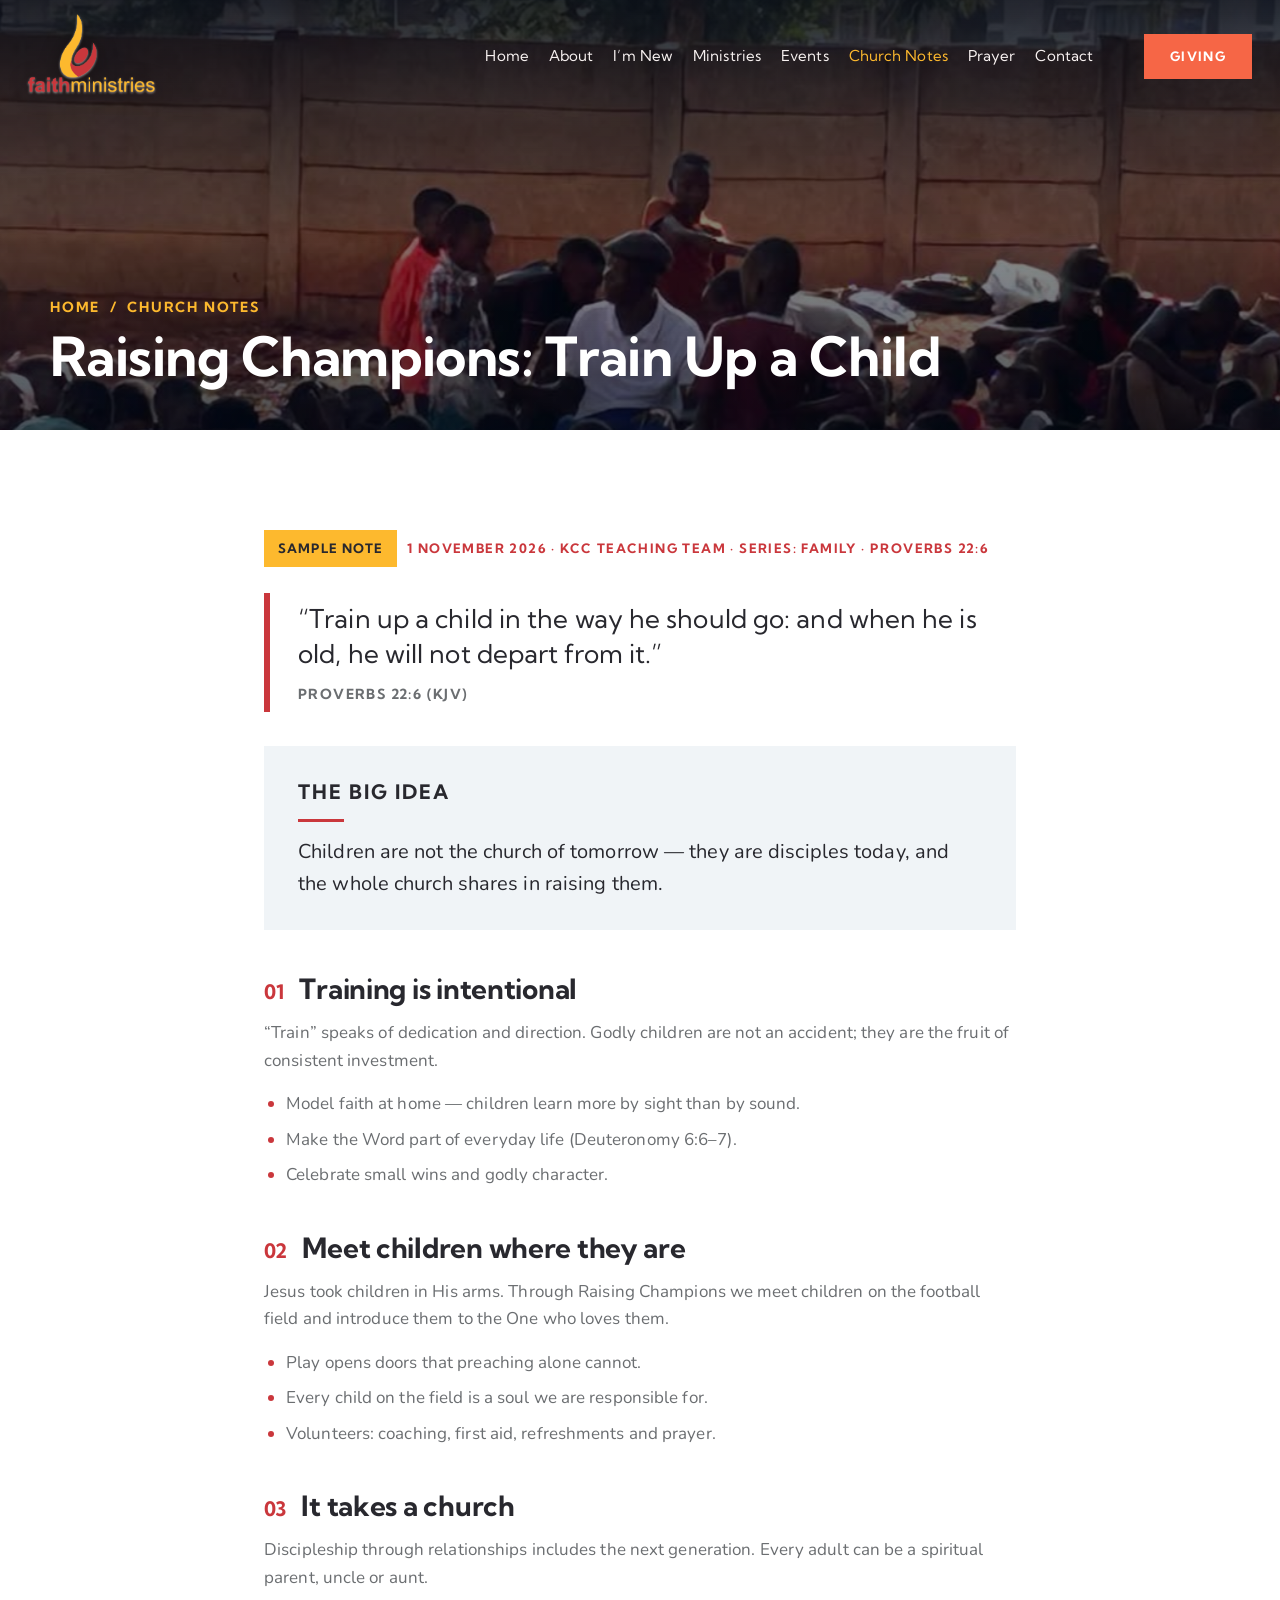
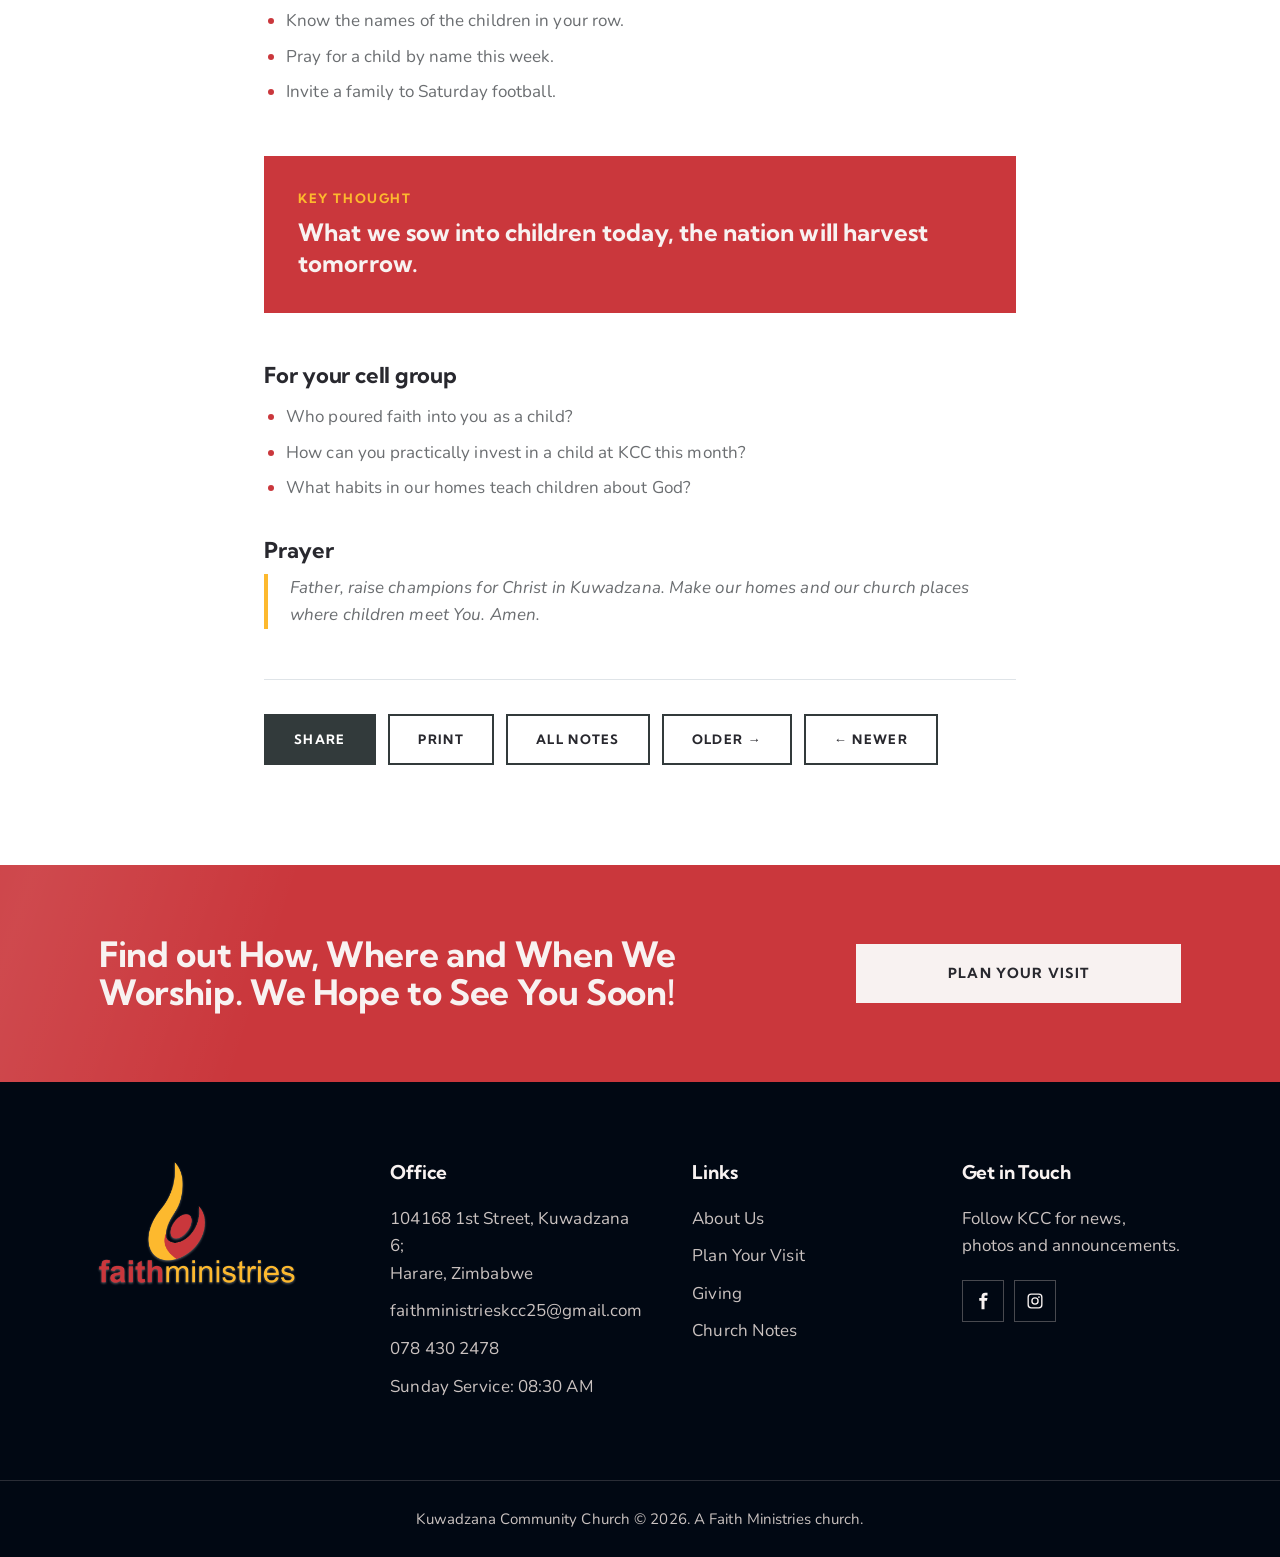
<file: notes/train-up-a-child/index.html>
<!doctype html>
<html lang="en">
<head>
<meta charset="utf-8">
<meta name="viewport" content="width=device-width, initial-scale=1">
<title>Raising Champions: Train Up a Child | Kuwadzana Community Church (KCC)</title>
<meta name="description" content="Children are not the church of tomorrow — they are disciples today, and the whole church shares in raising them.">
<meta property="og:title" content="Raising Champions: Train Up a Child | Kuwadzana Community Church (KCC)">
<meta property="og:description" content="Children are not the church of tomorrow — they are disciples today, and the whole church shares in raising them.">
<meta property="og:type" content="website">
<meta property="og:url" content="https://ruerue123.github.io/kcc-website/notes/train-up-a-child/">
<meta property="og:image" content="https://ruerue123.github.io/kcc-website/assets/photos/fellowship.jpg">
<link rel="icon" href="../../assets/favicon.png">
<link rel="apple-touch-icon" href="../../assets/icon-180.png">
<link rel="preconnect" href="https://fonts.googleapis.com">
<link href="https://fonts.googleapis.com/css2?family=Kumbh+Sans:wght@400;500;700&family=Nunito:wght@400;600;700&display=swap" rel="stylesheet">
<link rel="stylesheet" href="../../assets/site.css">
</head>
<body id="top" data-wa="263784302478" data-email="faithministrieskcc25@gmail.com" data-sun-start="08:30" data-sun-end="11:00" data-sun-label="08:30 AM">
<a class="skip" href="#main">Skip to content</a>
<div class="progress" id="pg"></div>
<div class="livebar" id="live" hidden><i></i><span></span><a href="../../visit/">Plan your visit</a></div>

<div class="mast">
<header>
 <div class="top">
  <a class="logo" href="../.././"><img src="../../assets/faith-ministries-logo.png" alt="Faith Ministries: Discipleship Through Relationships"></a>
  <a class="btn orange" href="../../give/">Giving</a>
  <button class="burger" aria-label="Menu" aria-expanded="false" aria-controls="nl"><span></span><span></span><span></span></button>
 </div>
 <nav aria-label="Main"><ul id="nl">
  <li><a href="../.././">Home</a></li>
  <li><a href="../../about/">About</a></li>
  <li><a href="../../visit/">I’m New</a></li>
  <li><a href="../../ministries/">Ministries</a></li>
  <li><a href="../../events/">Events</a></li>
  <li><a href="../../notes/" class="cur" aria-current="page">Church Notes</a></li>
  <li><a href="../../prayer/">Prayer</a></li>
  <li><a href="../../contact/">Contact</a></li>
 </ul></nav>
</header>
<div class="phero" style="background-image:url(../../assets/photos/children.jpg);background-position:center 25%"><div class="tag"><small><a href="../.././">Home</a> &nbsp;/&nbsp; <a href="../">Church Notes</a></small><h1>Raising Champions: Train Up a Child</h1></div></div>
</div>

<main id="main">
<section class="sp"><article class="wrap narrow note">
 <p class="meta"><span class="tags" style="display:inline-flex;margin:0 10px 0 0"><span>Sample note</span></span>1 November 2026 · KCC Teaching Team · Series: Family · Proverbs 22:6</p>
 <blockquote>“Train up a child in the way he should go: and when he is old, he will not depart from it.”<cite>Proverbs 22:6 (KJV)</cite></blockquote>
 <div class="big"><p class="eyebrow">The Big Idea</p><p>Children are not the church of tomorrow — they are disciples today, and the whole church shares in raising them.</p></div>
 <h3><i>01</i>Training is intentional</h3>
 <p>“Train” speaks of dedication and direction. Godly children are not an accident; they are the fruit of consistent investment.</p>
 <ul><li>Model faith at home — children learn more by sight than by sound.</li><li>Make the Word part of everyday life (Deuteronomy 6:6–7).</li><li>Celebrate small wins and godly character.</li></ul>
 <h3><i>02</i>Meet children where they are</h3>
 <p>Jesus took children in His arms. Through Raising Champions we meet children on the football field and introduce them to the One who loves them.</p>
 <ul><li>Play opens doors that preaching alone cannot.</li><li>Every child on the field is a soul we are responsible for.</li><li>Volunteers: coaching, first aid, refreshments and prayer.</li></ul>
 <h3><i>03</i>It takes a church</h3>
 <p>Discipleship through relationships includes the next generation. Every adult can be a spiritual parent, uncle or aunt.</p>
 <ul><li>Know the names of the children in your row.</li><li>Pray for a child by name this week.</li><li>Invite a family to Saturday football.</li></ul>
 <div class="key"><small>Key Thought</small>What we sow into children today, the nation will harvest tomorrow.</div>
 <h4>For your cell group</h4>
 <ul><li>Who poured faith into you as a child?</li><li>How can you practically invest in a child at KCC this month?</li><li>What habits in our homes teach children about God?</li></ul>
 <h4>Prayer</h4>
 <p class="pray">Father, raise champions for Christ in Kuwadzana. Make our homes and our church places where children meet You. Amen.</p>
 <div class="acts">
  <button class="btn" type="button" data-share>Share</button>
  <button class="btn line" type="button" data-print>Print</button>
  <a class="btn line" href="../">All Notes</a>
  <a class="btn line" href="../hitherto-the-lord-hath-helped-us/">Older →</a>
  <a class="btn line" href="../advancing-to-possess/">← Newer</a>
 </div>
</article></section>

<section class="band"><div class="wrap">
 <h3>Find out How, Where and When We Worship. We Hope to See You Soon!</h3>
 <div class="stack"><a class="btn pale" href="../../visit/">Plan Your Visit</a></div>
</div></section>
</main>

<footer>
 <div class="wrap fg">
  <div><span class="flogo"><img src="../../assets/faith-ministries-logo.png" alt="Faith Ministries" loading="lazy"></span></div>
  <div><h6>Office</h6><ul><li>104168 1st Street, Kuwadzana 6;<br>Harare, Zimbabwe</li><li><a href="mailto:faithministrieskcc25@gmail.com">faithministrieskcc25@gmail.com</a></li><li><a href="tel:+263784302478">078 430 2478</a></li><li>Sunday Service: 08:30 AM</li></ul></div>
  <div><h6>Links</h6><ul><li><a href="../../about/">About Us</a></li><li><a href="../../visit/">Plan Your Visit</a></li><li><a href="../../give/">Giving</a></li><li><a href="../../notes/">Church Notes</a></li></ul></div>
  <div><h6>Get in Touch</h6><p>Follow KCC for news, photos and announcements.</p>
   <div class="social">
    <a href="https://www.facebook.com/profile.php?id=61572451777077" target="_blank" rel="noopener" aria-label="Facebook"><svg viewBox="0 0 24 24"><path d="M14 8V6c0-1 .3-1.500 1.600-1.500H18V1h-3c-3.300 0-5 2-5 5v2H7v3.500h3V23h4V11.500h3.200L18 8z"/></svg></a>
    <a href="https://www.instagram.com/kcc_faithministries" target="_blank" rel="noopener" aria-label="Instagram"><svg viewBox="0 0 24 24"><path d="M12 7a5 5 0 1 0 0 10 5 5 0 0 0 0-10zm0 8.200a3.200 3.200 0 1 1 0-6.400 3.200 3.200 0 0 1 0 6.400zM17.300 5.500a1.200 1.200 0 1 0 0 2.400 1.200 1.200 0 0 0 0-2.400zM17 2H7a5 5 0 0 0-5 5v10a5 5 0 0 0 5 5h10a5 5 0 0 0 5-5V7a5 5 0 0 0-5-5zm3.200 15a3.200 3.200 0 0 1-3.200 3.200H7A3.200 3.200 0 0 1 3.800 17V7A3.200 3.200 0 0 1 7 3.800h10A3.200 3.200 0 0 1 20.200 7z"/></svg></a>
   </div>
  </div>
 </div>
 <div class="copy">Kuwadzana Community Church © 2026. A Faith Ministries church.</div>
</footer>
<a class="totop" id="tt" href="#top" aria-label="Back to top">↑</a>
<script src="../../assets/site.js"></script>
</body>
</html>
</file>
<file: assets/site.css>
:root{--red:#ca373c;--orange:#f66646;--gold:#fdb92e;--dark:#28282e;--slate:#323a3b;--light:#f0f4f7;--text:#6b6e71;--soft:#f8f2f1;--foot:#010813;--footText:#cac2c0}
*{box-sizing:border-box;margin:0;padding:0}
html{scroll-behavior:smooth}
body{font-family:Nunito,sans-serif;font-size:17px;line-height:1.62;letter-spacing:.1px;color:var(--text);background:#fff}
img{max-width:100%;display:block}
a{color:inherit;text-decoration:none}
h1,h2,h3,h4,h5,h6{font-family:"Kumbh Sans",sans-serif;font-weight:700;color:var(--dark);line-height:1.1;letter-spacing:-.01em}
h2{font-size:clamp(2rem,4.2vw,47px)}
.wrap{max-width:1130px;margin:0 auto;padding:0 24px}
.sp{padding:100px 0}
.eyebrow{font-family:"Kumbh Sans",sans-serif;font-size:14px;font-weight:700;letter-spacing:1.8px;text-transform:uppercase;color:var(--dark);margin-bottom:14px}
.center{text-align:center}
.btn{display:inline-block;font-family:"Kumbh Sans",sans-serif;font-size:13px;font-weight:700;letter-spacing:1.3px;text-transform:uppercase;line-height:21px;padding:17px 62px;background:var(--slate);color:#fff;border:0;cursor:pointer;transition:background .25s,color .25s}
.btn:hover{background:var(--red)}
.btn.orange{background:var(--orange);padding:13px 40px}
.btn.orange:hover{background:var(--dark)}
.btn.pale{background:var(--soft);color:var(--dark);font-size:14px;padding:19px 30px;text-align:center}
.btn.pale:hover{background:var(--dark);color:#fff}

/* ---------- header (sits over the hero, like BCC) ---------- */
header{position:absolute;top:0;left:0;right:0;z-index:20;padding:20px 50px}
.top{display:flex;align-items:flex-start;justify-content:space-between}
.logo img{height:118px;width:auto;filter:drop-shadow(0 1px 1px rgba(255,255,255,.55)) drop-shadow(0 2px 10px rgba(0,0,0,.45));transition:height .3s,transform .3s}
.logo:hover img{transform:scale(1.04)}
.top .btn{margin-top:28px}
nav ul{list-style:none;display:flex;flex-wrap:wrap;gap:2px;margin-top:16px}
nav a{display:block;font-family:"Kumbh Sans",sans-serif;font-size:17px;color:var(--soft);padding:13px 14px;transition:color .2s}
nav a:hover{color:var(--gold)}
.burger{display:none;background:none;border:0;cursor:pointer;width:44px;height:44px;margin-top:28px}
.burger span{display:block;height:2px;background:#fff;margin:7px 6px}

/* ---------- hero slideshow ---------- */
.hero{position:relative;height:623px;background:var(--dark);overflow:hidden}
.slide{position:absolute;inset:0;background-size:cover;background-position:center 30%;opacity:0;transition:opacity 1.4s ease}
.slide.on{opacity:1}
.hero::after{content:"";position:absolute;inset:0;background:linear-gradient(180deg,rgba(1,8,19,.8) 0%,rgba(1,8,19,.3) 45%,rgba(1,8,19,.55) 100%)}
.hero .tag{position:absolute;left:50px;bottom:44px;z-index:2;color:#fff}
.hero .tag small{display:block;font-family:"Kumbh Sans",sans-serif;font-size:14px;font-weight:700;letter-spacing:1.8px;text-transform:uppercase;color:var(--gold);margin-bottom:8px}
.hero .tag h1{color:#fff;font-size:clamp(2rem,5vw,58px)}
.dots{position:absolute;right:50px;bottom:50px;z-index:2;display:flex;gap:10px}
.dots button{width:12px;height:12px;border:2px solid #fff;background:transparent;cursor:pointer;padding:0}
.dots button.on{background:var(--gold);border-color:var(--gold)}

/* ---------- red vision band ---------- */
.band{background:var(--red);padding:70px 0}
.band .wrap{display:flex;align-items:center;justify-content:space-between;gap:40px}
.band h3{font-size:clamp(1.5rem,3vw,35px);color:var(--soft);max-width:680px}
.band h3 span{color:var(--gold);display:block}
.band .stack{display:grid;gap:10px;min-width:325px}

/* ---------- theme / about ---------- */
.two{display:grid;grid-template-columns:1fr 1fr;gap:90px;align-items:center}
.overlap{position:relative;height:440px}
.overlap img{position:absolute;object-fit:cover;box-shadow:0 20px 40px rgba(0,0,0,.12)}
.overlap img:first-child{left:0;top:0;width:70%;height:290px}
.overlap img:last-child{right:0;bottom:0;width:72%;height:260px;border:8px solid #fff}
.two h2{margin-bottom:26px}
.two p{margin-bottom:18px}
.two .ref{font-family:"Kumbh Sans",sans-serif;font-weight:700;color:var(--dark)}
.two .btn{margin-top:14px}

/* ---------- mission + principles ---------- */
.lightbg{background:var(--light)}
.mission{padding-bottom:70px}
.mission h2{max-width:780px;margin:0 auto}
.mission h2 small{display:block;font-size:.45em;font-weight:500;color:var(--text);margin-top:14px;letter-spacing:0}
.cols4{display:grid;grid-template-columns:repeat(4,1fr);gap:38px;margin-top:60px}
.cols4 svg{width:62px;height:62px;stroke:var(--red);fill:none;stroke-width:1.4;margin:0 auto 26px;display:block}
.cols4 h4{font-size:22px;line-height:1.25;margin-bottom:16px}
.cols4 p{color:#858689}

/* ---------- full-width mosaic ---------- */
.mosaic{display:grid;grid-template-columns:2fr 1fr 1fr;grid-template-rows:360px 360px}
.tile{position:relative;overflow:hidden;background:#111}
.tile.big{grid-row:span 2}
.tile i{position:absolute;inset:0;background-size:cover;background-position:center;transition:transform .7s ease}
.tile:hover i{transform:scale(1.07)}
.tile::after{content:"";position:absolute;inset:0;background:linear-gradient(180deg,rgba(0,0,0,0) 40%,rgba(0,0,0,.78) 100%)}
.tile div{position:absolute;left:34px;right:20px;bottom:30px;z-index:2}
.tile h5{color:#fff;font-size:22px;margin-bottom:6px}
.tile.big h5{font-size:30px}
.tile span{font-family:"Kumbh Sans",sans-serif;font-size:12px;font-weight:700;letter-spacing:1.6px;text-transform:uppercase;color:var(--gold)}

/* ---------- pastor ---------- */
.pastor{display:grid;grid-template-columns:1fr 1.4fr;gap:70px;align-items:center}
.pastor .frame{aspect-ratio:1;background:var(--light);display:grid;place-items:center;border-left:8px solid var(--red)}
.pastor .frame b{font-family:"Kumbh Sans",sans-serif;font-size:90px;color:var(--red);letter-spacing:-3px}
.pastor h2{margin-bottom:22px}

/* ---------- events ---------- */
.events{display:grid;grid-template-columns:1fr 1.3fr;gap:80px;align-items:start}
.events h2{margin-bottom:22px}
.ev{display:flex;gap:26px;align-items:center;padding:26px 0;border-bottom:1px solid #dfe4e8}
.ev:first-child{border-top:1px solid #dfe4e8}
.ev .d{flex:none;width:84px;height:84px;background:var(--red);color:#fff;display:grid;place-content:center;text-align:center;font-family:"Kumbh Sans",sans-serif}
.ev .d b{font-size:26px;line-height:1}
.ev .d small{font-size:11px;font-weight:700;letter-spacing:1.5px;text-transform:uppercase;margin-top:5px}
.ev h5{font-size:22px;margin-bottom:4px}
.ev p{font-size:16px}

/* ---------- life at KCC cards (BCC blog layout) ---------- */
.cards{display:grid;grid-template-columns:repeat(3,1fr);gap:40px;margin-top:60px;text-align:left}
.post .ph{position:relative;aspect-ratio:350/261;overflow:hidden}
.post .ph img{width:100%;height:100%;object-fit:cover;transition:transform .7s}
.post:hover .ph img{transform:scale(1.06)}
.post .ph em{position:absolute;left:0;top:0;background:var(--red);color:#fff;font-style:normal;font-family:"Kumbh Sans",sans-serif;font-weight:700;font-size:12px;letter-spacing:1.5px;text-transform:uppercase;padding:9px 16px}
.post h5{font-size:26px;margin:24px 0 10px}
.post p{font-size:16px}

/* ---------- giving ---------- */
.give{background:var(--dark);color:#c9c9cc}
.give .wrap{display:grid;grid-template-columns:1.3fr 1fr;gap:70px;align-items:center}
.give h2{color:#fff;margin-bottom:20px}
.give .eyebrow{color:var(--gold)}
.give .box{border:1px solid rgba(255,255,255,.18);padding:38px}
.give .box h5{color:#fff;font-size:20px;margin-bottom:14px}
.give .box li{list-style:none;padding:10px 0;border-bottom:1px solid rgba(255,255,255,.12);font-size:16px}
.give .box li:last-child{border:0}
.give .box b{color:var(--gold);font-weight:700}

/* ---------- contact ---------- */
.contact{display:grid;grid-template-columns:1fr 1.2fr;gap:80px}
.contact h2{margin-bottom:24px}
.contact dl{margin-top:30px}
.contact dt{font-family:"Kumbh Sans",sans-serif;font-weight:700;font-size:13px;letter-spacing:1.5px;text-transform:uppercase;color:var(--dark);margin-top:22px}
.contact dd a:hover{color:var(--red)}
form{display:grid;gap:16px}
input,select,textarea{font:inherit;color:var(--dark);width:100%;padding:16px 18px;border:1px solid #dfe4e8;background:var(--light);border-radius:0}
input:focus,select:focus,textarea:focus{outline:2px solid var(--red);outline-offset:-2px;background:#fff}
.ok{display:none;background:#eef7ee;color:#256029;padding:14px 18px;font-size:15px}
form .btn{justify-self:start}

/* ---------- footer ---------- */
footer{background:var(--foot);color:var(--footText);padding-top:80px}
.fg{display:grid;grid-template-columns:1.1fr 1fr 1fr 1fr;gap:50px;padding-bottom:70px}
.fg .flogo{display:inline-block}
.fg .flogo img{height:130px;filter:drop-shadow(0 1px 1px rgba(255,255,255,.35))}
footer h6{color:var(--soft);font-size:19px;margin-bottom:22px}
footer li{list-style:none;margin-bottom:10px}
footer a:hover{color:var(--gold)}
.social{display:flex;gap:10px;margin-top:20px}
.social a{width:42px;height:42px;display:grid;place-items:center;border:1px solid rgba(202,194,192,.35)}
.social a:hover{background:var(--red);border-color:var(--red)}
.social svg{width:18px;height:18px;fill:var(--soft)}
.copy{border-top:1px solid rgba(202,194,192,.2);padding:26px 0;text-align:center;font-size:15px}
.totop{position:fixed;right:24px;bottom:24px;width:46px;height:46px;background:var(--red);color:#fff;display:none;place-items:center;font-size:20px;z-index:30}
.totop.show{display:grid}

/* ---------- motion ---------- */
header.stuck{position:fixed;background:#fff;padding:8px 50px;box-shadow:0 6px 24px rgba(0,0,0,.12);display:flex;align-items:center;justify-content:space-between;animation:drop .45s ease}
header.stuck .top{display:contents}
header.stuck .logo{order:1}header.stuck .burger{order:4}
header.stuck .logo img{height:58px;filter:none}
header.stuck .top .btn{margin:0;order:3}
header.stuck nav{order:2}
header.stuck nav ul{margin:0}
header.stuck nav a{color:var(--dark);font-size:15px;padding:10px 11px}
header.stuck nav a:hover{color:var(--red)}
header.stuck .burger{margin:0}header.stuck .burger span{background:var(--dark)}
@keyframes drop{from{transform:translateY(-100%)}to{transform:none}}
nav a{position:relative}
nav a::after{content:"";position:absolute;left:14px;right:14px;bottom:8px;height:2px;background:var(--gold);transform:scaleX(0);transform-origin:left;transition:transform .3s}
nav a:hover::after{transform:scaleX(1)}
.slide{transform:scale(1.02)}
.slide.on{animation:kb 7.5s ease-out forwards}
@keyframes kb{from{transform:scale(1.02)}to{transform:scale(1.14)}}
.hero .tag small,.hero .tag h1{opacity:0;animation:up .9s ease forwards}
.hero .tag small{animation-delay:.3s}.hero .tag h1{animation-delay:.55s}
header .logo,header .top .btn,header nav li{opacity:0;animation:down .7s ease forwards}
header .top .btn{animation-delay:.15s}
header nav li:nth-child(1){animation-delay:.2s}header nav li:nth-child(2){animation-delay:.26s}header nav li:nth-child(3){animation-delay:.32s}header nav li:nth-child(4){animation-delay:.38s}header nav li:nth-child(5){animation-delay:.44s}header nav li:nth-child(6){animation-delay:.5s}header nav li:nth-child(7){animation-delay:.56s}header nav li:nth-child(8){animation-delay:.62s}
header.stuck .logo,header.stuck .top .btn,header.stuck nav li{animation:none;opacity:1}
@keyframes up{from{opacity:0;transform:translateY(34px)}to{opacity:1;transform:none}}
@keyframes down{from{opacity:0;transform:translateY(-18px)}to{opacity:1;transform:none}}
.js .rv{opacity:0;transform:translateY(46px);transition:opacity .9s cubic-bezier(.2,.7,.2,1),transform .9s cubic-bezier(.2,.7,.2,1);transition-delay:var(--d,0s)}
.js .rv.l{transform:translateX(-60px)}.js .rv.r{transform:translateX(60px)}.js .rv.z{transform:scale(.9)}
.js .rv.in{opacity:1;transform:none}
.eyebrow::after{content:"";display:block;width:0;height:3px;background:var(--red);margin-top:10px;transition:width .9s .3s ease}
.center .eyebrow::after{margin-left:auto;margin-right:auto}
.give .eyebrow::after{background:var(--gold)}
.eyebrow.in::after,html:not(.js) .eyebrow::after{width:46px}
.btn{position:relative;overflow:hidden;z-index:0}
.btn::before{content:"";position:absolute;inset:0;background:var(--red);transform:translateX(-101%);transition:transform .35s ease;z-index:-1}
.btn:hover::before{transform:none}
.btn.orange::before,.btn.pale::before{background:var(--dark)}
.btn:hover{background:var(--slate)}.btn.orange:hover{background:var(--orange)}.btn.pale:hover{background:var(--soft);color:#fff}
.btn.orange{animation:pulse 2.6s ease-in-out infinite}
@keyframes pulse{0%,100%{box-shadow:0 0 0 0 rgba(246,102,70,.55)}50%{box-shadow:0 0 0 12px rgba(246,102,70,0)}}
.cols4>div{transition:transform .35s}
.cols4>div:hover{transform:translateY(-8px)}
.cols4 svg{transition:transform .5s,stroke .3s}
.cols4>div:hover svg{transform:scale(1.15) rotate(-4deg);stroke:var(--orange)}
.cols4 svg path{stroke-dasharray:400;stroke-dashoffset:400;transition:stroke-dashoffset 2.2s ease .3s}
.cols4 .in svg path,html:not(.js) .cols4 svg path{stroke-dashoffset:0}
.tile div{transition:transform .4s}
.tile:hover div{transform:translateY(-8px)}
.tile h5::after{content:"";display:block;width:0;height:3px;background:var(--gold);margin-top:8px;transition:width .4s}
.tile:hover h5::after{width:54px}
.overlap img{transition:transform .6s ease}
.overlap:hover img:first-child{transform:translate(-8px,-8px)}
.overlap:hover img:last-child{transform:translate(8px,8px)}
.ev{transition:padding .3s,background .3s}
.ev:hover{padding-left:14px;background:rgba(255,255,255,.6)}
.ev .d{transition:transform .3s}.ev:hover .d{transform:rotate(-4deg) scale(1.05)}
.post h5{transition:color .25s}.post:hover h5{color:var(--red)}
.band{position:relative;overflow:hidden}
.band::before{content:"";position:absolute;top:-60%;left:-20%;width:40%;height:220%;background:linear-gradient(90deg,transparent,rgba(255,255,255,.09),transparent);transform:rotate(18deg);animation:sheen 7s ease-in-out infinite}
@keyframes sheen{0%,55%{left:-45%}100%{left:120%}}
.band .wrap{position:relative}
.social a{transition:transform .25s,background .25s,border-color .25s}.social a:hover{transform:translateY(-4px)}
.totop{transition:transform .25s}.totop:hover{transform:translateY(-4px)}
.progress{position:fixed;top:0;left:0;height:3px;width:0;background:var(--gold);z-index:40}
@media(prefers-reduced-motion:reduce){*,*::before,*::after{animation:none!important;transition:none!important}.js .rv{opacity:1;transform:none}header .logo,header .top .btn,header nav li,.hero .tag small,.hero .tag h1{opacity:1}.cols4 svg path{stroke-dashoffset:0}.eyebrow::after{width:46px}}

/* ---------- responsive ---------- */
@media(max-width:1000px){
 header,header.stuck{padding:10px 20px}
 header.stuck{display:block}
 header.stuck .top{display:flex;align-items:center;justify-content:space-between}
 header.stuck nav ul{background:#fff;box-shadow:0 10px 20px rgba(0,0,0,.1)}
 .logo img{height:84px}
 .top .btn{display:none}
 .burger{display:block;margin-top:14px}
 nav ul{display:none;flex-direction:column;background:var(--foot);margin-top:10px;padding:10px 6px}
 nav ul.open{display:flex}
 .hero{height:520px}.hero .tag{left:20px;right:20px}.dots{right:20px;bottom:20px}
 .band .wrap,.two,.pastor,.events,.give .wrap,.contact{grid-template-columns:1fr;display:grid;gap:40px}
 .band .stack{min-width:0}
 .cols4{grid-template-columns:1fr 1fr}
 .mosaic{grid-template-columns:1fr 1fr;grid-template-rows:380px 260px 260px}
 .tile.big{grid-row:auto;grid-column:span 2}
 .cards{grid-template-columns:1fr}
 .fg{grid-template-columns:1fr 1fr}
 .sp{padding:70px 0}
 .pastor .frame{max-width:260px}
}
@media(max-width:560px){
 .cols4,.fg{grid-template-columns:1fr}
 .mosaic{grid-template-columns:1fr;grid-template-rows:none;grid-auto-rows:280px}
 .tile.big{grid-column:auto}
 .overlap{height:340px}.overlap img:first-child{height:220px}.overlap img:last-child{height:200px}
 .btn{padding:16px 36px}
}

/* ================= multi-page additions ================= */
.skip{position:absolute;left:-999px;top:0;background:#fff;color:var(--dark);padding:12px 18px;z-index:99}
.skip:focus{left:10px;top:10px}
a:focus-visible,button:focus-visible,summary:focus-visible{outline:3px solid var(--gold);outline-offset:2px}
.mast{position:relative}
nav a.cur{color:var(--gold)}
header.stuck nav a.cur{color:var(--red)}
header nav li:nth-child(n+9){animation-delay:.68s}

/* live bar (countdown to Sunday) */
.livebar{background:var(--foot);color:var(--soft);text-align:center;font-family:"Kumbh Sans",sans-serif;font-size:14px;padding:9px 16px;letter-spacing:.3px}
.livebar[hidden]{display:none}
.livebar b{color:var(--gold)}
.livebar a{text-decoration:underline;margin-left:10px}
.livebar.is-live{background:var(--red)}
.livebar.is-live b{color:#fff}
.livebar i{display:inline-block;width:8px;height:8px;border-radius:50%;background:var(--gold);margin-right:8px;animation:blink 1.4s infinite}
@keyframes blink{50%{opacity:.25}}

/* next-service pill in the home hero */
.pill{display:inline-block;margin-top:16px;background:rgba(1,8,19,.55);border:1px solid rgba(255,255,255,.35);color:#fff;font-family:"Kumbh Sans",sans-serif;font-size:14px;padding:9px 16px;opacity:0;animation:up .9s .8s ease forwards}
.pill b{color:var(--gold)}

/* inner page hero */
.phero{position:relative;height:430px;background:var(--dark) center/cover no-repeat;overflow:hidden}
.phero::before{content:"";position:absolute;inset:0;background:inherit;animation:kb 9s ease-out forwards}
.phero::after{content:"";position:absolute;inset:0;background:linear-gradient(180deg,rgba(1,8,19,.86) 0%,rgba(1,8,19,.45) 55%,rgba(1,8,19,.7) 100%)}
.phero .tag{position:absolute;left:50px;right:50px;bottom:44px;z-index:2;color:#fff}
.phero .tag small{display:block;font-family:"Kumbh Sans",sans-serif;font-size:14px;font-weight:700;letter-spacing:1.8px;text-transform:uppercase;color:var(--gold);margin-bottom:8px;opacity:0;animation:up .9s .3s ease forwards}
.phero .tag small a:hover{color:#fff}
.phero .tag h1{color:#fff;font-size:clamp(2rem,5vw,54px);opacity:0;animation:up .9s .5s ease forwards}

/* generic pieces */
.lead{font-size:20px;max-width:760px}
.center .lead{margin:18px auto 0}
.narrow{max-width:800px}
.grid3{display:grid;grid-template-columns:repeat(3,1fr);gap:40px;margin-top:56px;text-align:left}
.grid2{display:grid;grid-template-columns:1fr 1fr;gap:30px 60px;margin-top:50px;text-align:left}
.tcard{background:#fff;border-top:4px solid var(--red);padding:34px 30px;transition:transform .3s,box-shadow .3s}
.tcard:hover{transform:translateY(-6px);box-shadow:0 18px 36px rgba(0,0,0,.08)}
.tcard small,.post small{font-family:"Kumbh Sans",sans-serif;font-size:12px;font-weight:700;letter-spacing:1.6px;text-transform:uppercase;color:var(--red)}
.tcard h5{font-size:22px;margin:8px 0 10px}
.tcard p{font-size:16px}
.post small{display:block;margin-top:22px}
.post small+h5{margin-top:6px}
.post a.more{display:inline-block;margin-top:12px;font-family:"Kumbh Sans",sans-serif;font-weight:700;font-size:13px;letter-spacing:1.3px;text-transform:uppercase;color:var(--dark)}
.post a.more:hover{color:var(--red)}
.cols5{display:flex;flex-wrap:wrap;justify-content:center;gap:50px 38px;margin-top:60px}
.cols5>div{flex:0 1 310px}
.cols5 .ref,.belief .ref{display:block;margin-top:10px;font-family:"Kumbh Sans",sans-serif;font-weight:700;font-size:13px;letter-spacing:1px;color:var(--red)}
.vals{display:flex;flex-wrap:wrap;gap:12px;margin-top:26px}
.vals span{background:var(--light);border-left:4px solid var(--red);padding:12px 18px;font-family:"Kumbh Sans",sans-serif;font-weight:700;color:var(--dark);font-size:15px}
.belief h5{font-size:21px;margin-bottom:8px}
.belief{border-left:4px solid var(--gold);padding-left:22px}
.stat{display:flex;gap:50px;margin-top:30px}
.stat b{display:block;font-family:"Kumbh Sans",sans-serif;font-size:44px;color:var(--red);line-height:1}
.stat span{font-size:14px;font-family:"Kumbh Sans",sans-serif;font-weight:700;letter-spacing:1.4px;text-transform:uppercase;color:var(--dark)}

/* feature (Raising Champions, anniversary) */
.feature{display:grid;grid-template-columns:.8fr 1.2fr;gap:70px;align-items:center}
.feature img{width:100%;box-shadow:0 24px 50px rgba(0,0,0,.18)}
.feature h2{margin-bottom:22px}
.feature p{margin-bottom:16px}
.tags{display:flex;flex-wrap:wrap;gap:10px;margin:20px 0 8px}
.tags span{background:var(--gold);color:var(--dark);font-family:"Kumbh Sans",sans-serif;font-weight:700;font-size:13px;letter-spacing:1px;text-transform:uppercase;padding:8px 14px}

/* FAQ */
.faq{margin-top:40px;text-align:left}
.faq details{border-bottom:1px solid #dfe4e8}
.faq details:first-child{border-top:1px solid #dfe4e8}
.faq summary{cursor:pointer;list-style:none;display:flex;justify-content:space-between;align-items:center;gap:20px;padding:22px 4px;font-family:"Kumbh Sans",sans-serif;font-weight:700;font-size:20px;color:var(--dark)}
.faq summary::-webkit-details-marker{display:none}
.faq summary::after{content:"+";flex:none;width:34px;height:34px;display:grid;place-items:center;background:var(--red);color:#fff;font-size:22px;transition:transform .3s}
.faq details[open] summary::after{transform:rotate(45deg)}
.faq details p{padding:0 4px 24px;max-width:680px}

/* map */
.map{margin-top:34px;height:340px;background:var(--light);display:grid}
.map button{border:1px dashed #b9c2c9;background:transparent;cursor:pointer;font:inherit;color:var(--dark);font-family:"Kumbh Sans",sans-serif;font-weight:700;display:grid;place-content:center;gap:6px;text-align:center;padding:20px}
.map button small{font-weight:400;color:var(--text);font-family:Nunito,sans-serif}
.map button:hover{background:#e6ecf0}
.map iframe{width:100%;height:100%;border:0}

/* forms */
label.f{display:grid;gap:6px;font-family:"Kumbh Sans",sans-serif;font-weight:700;font-size:13px;letter-spacing:1.3px;text-transform:uppercase;color:var(--dark)}
label.f input,label.f textarea,label.f select{text-transform:none;letter-spacing:0;font-family:Nunito,sans-serif;font-weight:400}
.checks{display:flex;flex-wrap:wrap;gap:10px 22px}
.checks label{display:flex;align-items:center;gap:8px;font-size:16px;color:var(--dark);cursor:pointer}
input[type=checkbox],input[type=radio]{width:20px;height:20px;padding:0;accent-color:var(--red);flex:none}
.sendrow{display:flex;flex-wrap:wrap;gap:12px}
.sendrow .btn{padding:17px 34px}
.btn.line{background:transparent;color:var(--dark);box-shadow:inset 0 0 0 2px var(--slate)}
.btn.line:hover{color:#fff;background:transparent}
.hint{font-size:14px}
.give label.f,.give .checks label{color:#fff}

/* church notes */
.tools{display:flex;flex-wrap:wrap;gap:14px;align-items:center;justify-content:center;margin-top:36px}
.tools input{max-width:340px;background:#fff}
.chip{font-family:"Kumbh Sans",sans-serif;font-weight:700;font-size:13px;letter-spacing:1.2px;text-transform:uppercase;padding:11px 18px;background:#fff;border:1px solid #dfe4e8;color:var(--dark);cursor:pointer}
.chip[aria-pressed=true]{background:var(--red);border-color:var(--red);color:#fff}
.count{margin-top:18px;font-size:15px}
.post[hidden]{display:none}
.sample{background:var(--gold);color:var(--dark)!important}
.note .meta{font-family:"Kumbh Sans",sans-serif;font-weight:700;font-size:13px;letter-spacing:1.4px;text-transform:uppercase;color:var(--red);margin-bottom:26px}
.note blockquote{border-left:6px solid var(--red);padding:8px 0 8px 28px;margin:0 0 34px;font-family:"Kumbh Sans",sans-serif;font-size:26px;line-height:1.35;color:var(--dark)}
.note blockquote cite{display:block;font-style:normal;font-size:14px;font-weight:700;letter-spacing:1.4px;text-transform:uppercase;color:var(--text);margin-top:14px}
.note .big{background:var(--light);padding:30px 34px;margin-bottom:44px}
.note .big p{font-size:20px;color:var(--dark)}
.note h3{font-size:28px;margin:44px 0 14px;display:flex;gap:16px;align-items:baseline}
.note h3 i{font-style:normal;color:var(--red);font-size:20px}
.note ul{margin:16px 0 0 22px}
.note li{margin-bottom:8px}
.note li::marker{color:var(--red)}
.note .key{background:var(--red);color:var(--soft);padding:34px;margin:50px 0;font-family:"Kumbh Sans",sans-serif;font-size:24px;font-weight:700;line-height:1.3}
.note .key small{display:block;font-size:13px;letter-spacing:1.6px;text-transform:uppercase;color:var(--gold);margin-bottom:10px}
.note h4{font-size:22px;margin:36px 0 12px}
.note .pray{font-style:italic;border-left:4px solid var(--gold);padding-left:22px}
.note .acts{display:flex;flex-wrap:wrap;gap:12px;margin-top:50px;padding-top:34px;border-top:1px solid #dfe4e8}
.note .acts .btn{padding:15px 30px}

@media(max-width:1000px){
 .phero{height:360px}.phero .tag{left:20px;right:20px;bottom:30px}
 .grid3,.grid2,.feature{grid-template-columns:1fr;gap:34px}
 .feature img{max-width:420px}
 .stat{gap:30px}
}
@media(max-width:560px){
 .note blockquote{font-size:21px}.faq summary{font-size:18px}
 .sendrow .btn{width:100%;text-align:center}
}
@media print{
 header,.livebar,.phero,footer,.totop,.progress,.acts,.band{display:none!important}
 .js .rv{opacity:1!important;transform:none!important}
 body{font-size:12pt;color:#000}
}
main dt{font-family:"Kumbh Sans",sans-serif;font-weight:700;font-size:13px;letter-spacing:1.5px;text-transform:uppercase;color:var(--dark);margin-top:22px}
main dd a:hover{color:var(--red)}
.post h5 a:hover{color:var(--red)}
@media(max-width:1000px){header nav li{animation:none;opacity:1}}
/* five principles on one row on wide screens */
@media(min-width:1001px){
 .cols5{display:grid;grid-template-columns:repeat(5,1fr);gap:26px}
 .cols5 h4{font-size:19px}
 .cols5 p{font-size:15.5px}
}
/* one-row nav bar: logo left, links in the middle, Giving right */
@media(min-width:1001px){
 header{display:flex;align-items:center;justify-content:space-between;gap:24px;padding:14px 50px}
 header .top{display:contents}
 header .logo{order:1;flex:none}
 header nav{order:2;margin-left:auto}
 header .top .btn{order:3;margin:0 0 0 18px;flex:none}
 header nav ul{margin:0;flex-wrap:nowrap}
 header nav a{white-space:nowrap}
 .logo img{height:100px}
}
@media(min-width:1001px) and (max-width:1280px){
 header,header.stuck{padding-left:28px;padding-right:28px}
 header nav a,header.stuck nav a{font-size:15px;padding:10px 9px}
 header .top .btn{padding:12px 26px}
 .logo img{height:84px}
}
</file>
